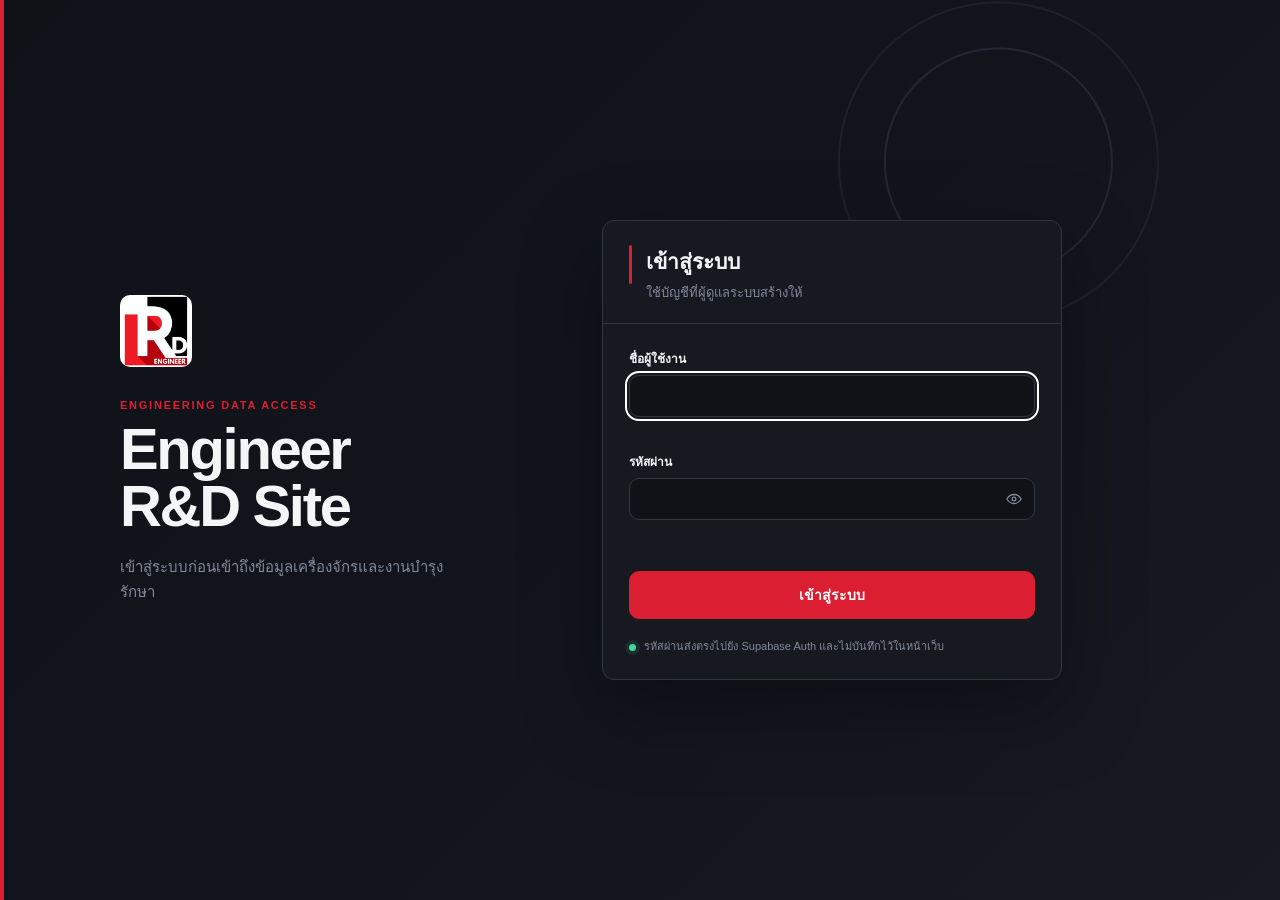
<file: index.html>
<!doctype html>
<html lang="th" data-auth-state="pending">
  <head>
    <meta charset="UTF-8" />
    <meta name="viewport" content="width=device-width, initial-scale=1.0" />
    <meta name="theme-color" content="#111319" />
    <meta name="referrer" content="no-referrer" />
    <meta http-equiv="Content-Security-Policy" content="default-src 'self'; img-src 'self' data: https:; style-src 'self'; script-src 'self'; connect-src https://nrjdjwyiglniidcclilf.supabase.co https://script.google.com https://script.googleusercontent.com; object-src 'none'; base-uri 'self'; form-action 'self'" />
    <title>Engineering Workspace</title>
    <link rel="stylesheet" href="styles.css" />
    <script src="auth-config.js"></script>
    <script src="auth-guard.js"></script>
  </head>
  <body data-page="main">
    <!--
      THESIS: A quiet engineering control shell that leaves the workspace deliberately clear, rather than presenting premature dashboard data.
      OWN-WORLD: Charcoal operational surfaces, mineral grays, precise white type, and a disciplined signal-red edge used only for identity and active control.
      STORY: Engineers arrive at a stable application frame and can make room for work by collapsing navigation; no operational data is implied.
      FIRST VIEWPORT: A dark left rail beside a large vacant graphite workspace; the rail toggle sits at the top-left and one red rail traces the application boundary.
      FORM: Operational workspace shell, directly shaped from the scoped request; seed: direct-brief.
      FINISH: unreviewed and undocumented is unfinished; this build ends with the finish review, the verdict, DESIGN.md, and every shipping raster carrying its provenance
    -->
    <div class="app-shell" id="app-shell">
      <aside class="sidebar" id="sidebar-mount" aria-label="แถบนำทาง">
        <div class="sidebar-top">
          <div class="brand-mark">
            <img class="brand-logo" src="assets/RDLOGO.png" alt="R&D Engineer" />
            <span class="brand-title">Engineer R&amp;D Site</span>
          </div>
        </div>

        <div class="sidebar-menu">
          <p class="nav-section">Engineering Data</p>
          <nav class="navigation" aria-label="เมนูหลัก">
            <a class="nav-main is-current" href="#main-workspace" aria-current="page" aria-label="Main">
              <svg class="nav-icon nav-icon-main" viewBox="0 0 24 24" aria-hidden="true"><path d="m4 11 8-7 8 7v9H4z" /><path d="M9.5 20v-5h5v5" /></svg>
              <span class="nav-label">Main</span>
            </a>
            <div class="nav-group">
              <button class="nav-disclosure" type="button" aria-expanded="false" aria-controls="machine-menu" aria-label="ข้อมูลเครื่องจักร">
                <svg class="nav-icon nav-icon-machine" viewBox="0 0 24 24" aria-hidden="true"><path d="M4 20V5" /><path d="M4 20h17" /><path d="M8 17v-5" /><path d="M12.5 17V8" /><path d="M17 17v-9" /><path d="M21 17v-3" /></svg>
                <span class="nav-label">ข้อมูลเครื่องจักร</span>
                <svg class="chevron" viewBox="0 0 20 20" aria-hidden="true"><path d="m5.5 7.5 4.5 4.5 4.5-4.5" /></svg>
              </button>
              <div class="submenu" id="machine-menu" hidden>
                <div class="submenu-list">
                  <a class="submenu-link" href="machine-lower-zone.html">โซนล่าง</a>
                  <a class="submenu-link" href="machine-upper-zone.html">โซนบน</a>
                  <span class="submenu-link is-disabled" aria-disabled="true">บันทึกเครื่องจักร</span>
                  <span class="submenu-link is-disabled" aria-disabled="true">อื่นๆ</span>
                </div>
              </div>
            </div>
            <div class="nav-group">
              <button class="nav-disclosure" type="button" aria-expanded="false" aria-controls="parts-menu" aria-label="อะไหล่เครื่องจักร">
                <svg class="nav-icon nav-icon-parts" viewBox="0 0 24 24" aria-hidden="true"><circle cx="12" cy="12" r="8" /><path d="M12 7v5l3.5 2" /></svg>
                <span class="nav-label">อะไหล่เครื่องจักร</span>
                <svg class="chevron" viewBox="0 0 20 20" aria-hidden="true"><path d="m5.5 7.5 4.5 4.5 4.5-4.5" /></svg>
              </button>
              <div class="submenu" id="parts-menu" hidden><div class="submenu-empty" aria-hidden="true"></div></div>
            </div>
            <div class="nav-group">
              <button class="nav-disclosure" type="button" aria-expanded="false" aria-controls="pm-menu" aria-label="Preventive Maintenance">
                <svg class="nav-icon nav-icon-pm" viewBox="0 0 24 24" aria-hidden="true"><rect x="4" y="5" width="16" height="15" rx="2" /><path d="M8 9h8M8 13h2m3 0h3M8 17h2m3 0h3" /></svg>
                <span class="nav-label">Preventive Maintenance</span>
                <svg class="chevron" viewBox="0 0 20 20" aria-hidden="true"><path d="m5.5 7.5 4.5 4.5 4.5-4.5" /></svg>
              </button>
              <div class="submenu" id="pm-menu" hidden><div class="submenu-empty" aria-hidden="true"></div></div>
            </div>
            <div class="nav-group">
              <button class="nav-disclosure" type="button" aria-expanded="false" aria-controls="breakdown-menu" aria-label="Break Down">
                <svg class="nav-icon nav-icon-breakdown" viewBox="0 0 24 24" aria-hidden="true"><path d="M12 3 2.8 20h18.4L12 3Z" /><path d="M12 9v5m0 3h.01" /></svg>
                <span class="nav-label">Break Down</span>
                <svg class="chevron" viewBox="0 0 20 20" aria-hidden="true"><path d="m5.5 7.5 4.5 4.5 4.5-4.5" /></svg>
              </button>
              <div class="submenu" id="breakdown-menu" hidden><div class="submenu-list"><a class="submenu-link" href="machine-breakdown.html">แจ้งเหตุขัดข้อง</a><a class="submenu-link" href="machine-breakdown-repair.html">ใบงานซ่อม</a><a class="submenu-link" href="machine-breakdown-inspection.html">ตรวจรับและปิดงาน</a><a class="submenu-link" href="machine-breakdown-analysis.html">รายงานและวิเคราะห์</a></div></div>
            </div>
            <div class="nav-group">
              <button class="nav-disclosure" type="button" aria-expanded="false" aria-controls="settings-menu" aria-label="การตั้งค่า">
                <svg class="nav-icon nav-icon-settings" viewBox="0 0 24 24" aria-hidden="true"><path d="M4 7h10M18 7h2M4 17h2M10 17h10" /><circle cx="16" cy="7" r="2" /><circle cx="8" cy="17" r="2" /></svg>
                <span class="nav-label">การตั้งค่า</span>
                <svg class="chevron" viewBox="0 0 20 20" aria-hidden="true"><path d="m5.5 7.5 4.5 4.5 4.5-4.5" /></svg>
              </button>
              <div class="submenu" id="settings-menu" hidden><div class="submenu-list"><a class="submenu-link" href="user-management.html">จัดการผู้ใช้งาน</a><span class="submenu-link is-disabled" aria-disabled="true">ตั้งค่าระบบ</span></div></div>
            </div>
          </nav>
        </div>

        <footer class="sidebar-foot">
          <span class="status-kicker">Engineer Dashboard</span>
          <strong>Engineer R&amp;D Site</strong>
          <button
            class="toggle-button"
            id="sidebar-toggle"
            type="button"
            aria-label="ย่อแถบนำทาง"
            aria-expanded="true"
            title="ย่อแถบนำทาง"
          >
            <svg viewBox="0 0 24 24" aria-hidden="true"><path d="M14.5 5.5 8 12l6.5 6.5M9 12h9" /></svg>
          </button>
        </footer>
      </aside>

      <main class="workspace" id="main-workspace" aria-label="หน้าหลัก">
        <button class="theme-toggle" id="theme-toggle" type="button" aria-label="เปลี่ยนเป็นโหมดสว่าง" aria-pressed="false" title="เปลี่ยนเป็นโหมดสว่าง">
          <svg class="theme-icon icon-sun" viewBox="0 0 24 24" aria-hidden="true"><circle cx="12" cy="12" r="4" /><path d="M12 2v2M12 20v2M4.93 4.93l1.41 1.41M17.66 17.66l1.41 1.41M2 12h2M20 12h2M4.93 19.07l1.41-1.41M17.66 6.34l1.41-1.41" /></svg>
          <svg class="theme-icon icon-moon" viewBox="0 0 24 24" aria-hidden="true"><path d="M20 15.5A8.5 8.5 0 0 1 8.5 4 8.5 8.5 0 1 0 20 15.5Z" /></svg>
        </button>
        <div class="dashboard-content">
          <header class="dashboard-heading">
            <h1>Main</h1>
            <p>ภาพรวมสถานะเครื่องจักร งานบำรุงรักษาเชิงป้องกัน และการแจ้งเตือนที่ต้องติดตาม</p>
          </header>

          <div class="overview-grid">
            <section class="dashboard-section" aria-labelledby="machine-summary-heading">
              <div class="section-heading">
                <div>
                  <h2 id="machine-summary-heading">สรุปจำนวนเครื่องจักร</h2>
                  <p>สถานะปัจจุบันของเครื่องจักรในระบบ</p>
                </div>
                <svg class="section-icon" viewBox="0 0 24 24" aria-hidden="true"><path d="M4 20V5" /><path d="M4 20h17" /><path d="M8 17v-5" /><path d="M12.5 17V8" /><path d="M17 17v-9" /><path d="M21 17v-3" /></svg>
              </div>
              <dl class="summary-list">
                <div><dt>ใช้งานปกติ</dt><dd id="main-machine-normal">—</dd></div>
                <div><dt>หยุด</dt><dd id="main-machine-stopped">—</dd></div>
                <div><dt>แจ้งเตือน</dt><dd id="main-machine-warning">—</dd></div>
              </dl>
              <p class="dashboard-data-state" id="main-machine-state" role="status">กำลังโหลดทะเบียนเครื่องจักร…</p>
            </section>

            <section class="dashboard-section" aria-labelledby="pm-summary-heading">
              <div class="section-heading">
                <div>
                  <h2 id="pm-summary-heading">งาน PM วันนี้</h2>
                  <p>นับตามวันครบกำหนดของแผน PM · ใกล้ครบกำหนดภายใน 7 วัน</p>
                </div>
                <svg class="section-icon" viewBox="0 0 24 24" aria-hidden="true"><rect x="4" y="5" width="16" height="15" rx="2" /><path d="M8 9h8M8 13h2m3 0h3M8 17h2m3 0h3" /></svg>
              </div>
              <dl class="summary-list">
                <div><dt>งานทั้งหมด</dt><dd id="main-pm-today">—</dd></div>
                <div><dt>ใกล้ครบกำหนด</dt><dd id="main-pm-near">—</dd></div>
                <div><dt>เกินกำหนด</dt><dd id="main-pm-overdue">—</dd></div>
              </dl>
              <p class="dashboard-data-state" id="main-pm-state" role="status">กำลังโหลดแผน PM…</p>
            </section>
          </div>

          <section class="dashboard-section upcoming-section" aria-labelledby="upcoming-heading">
            <div class="section-heading">
              <div>
                <h2 id="upcoming-heading">ตาราง PM ที่กำลังจะมาถึง</h2>
                <p>แยกตามรอบการบำรุงรักษาเพื่อเตรียมงานล่วงหน้า</p>
              </div>
              <svg class="section-icon" viewBox="0 0 24 24" aria-hidden="true"><path d="M5 4v16M5 8h14M9 4v4M17 4v4" /><rect x="5" y="4" width="14" height="16" rx="2" /></svg>
            </div>
            <div class="schedule-columns">
              <div class="schedule-column"><h3>รายวัน</h3><div class="schedule-detail" id="main-pm-daily"><p>กำลังโหลด…</p></div></div>
              <div class="schedule-column"><h3>รายเดือน</h3><div class="schedule-detail" id="main-pm-monthly"><p>กำลังโหลด…</p></div></div>
              <div class="schedule-column"><h3>รายปี</h3><div class="schedule-detail" id="main-pm-yearly"><p>กำลังโหลด…</p></div></div>
            </div>
            <p class="dashboard-data-state" id="main-pm-upcoming-state" role="status">กำลังโหลดกำหนด PM ถัดไป…</p>
          </section>

          <section class="dashboard-section alert-section" aria-labelledby="alert-heading">
            <div class="section-heading">
              <div>
                <h2 id="alert-heading">การแจ้งเตือนเร่งด่วน</h2>
                <p>เครื่องจักรขัดข้องหรือ PM เกินกำหนด</p>
              </div>
              <svg class="section-icon alert-icon" viewBox="0 0 24 24" aria-hidden="true"><path d="M12 4 21 20H3L12 4Z" /><path d="M12 9v5M12 17h.01" /></svg>
            </div>
            <p class="alert-empty" id="main-urgent-alert">กำลังตรวจสอบเหตุ Break Down และ PM เกินกำหนด…</p>
          </section>

          <div class="breakdown-overview-grid" aria-label="ภาพรวม Break Down">
            <section class="dashboard-section breakdown-overview-card" aria-labelledby="breakdown-open-heading">
              <div class="section-heading breakdown-overview-heading">
                <div>
                  <h2 id="breakdown-open-heading">Break Down ที่ยังไม่ปิดงาน</h2>
                  <p>เหตุขัดข้องที่ต้องติดตามจนตรวจรับและปิดงาน</p>
                </div>
                <span class="breakdown-count" id="breakdown-open-count" aria-label="จำนวนเหตุที่ยังไม่ปิดงาน">—</span>
              </div>
              <div class="breakdown-overview-content" id="breakdown-open-content" aria-live="polite"><p class="breakdown-overview-state">กำลังโหลดเหตุขัดข้อง…</p></div>
              <a class="breakdown-overview-all" href="machine-breakdown-repair.html">ดูใบงานซ่อมทั้งหมด</a>
            </section>

            <section class="dashboard-section breakdown-overview-card" aria-labelledby="breakdown-latest-heading">
              <div class="section-heading breakdown-overview-heading">
                <div>
                  <h2 id="breakdown-latest-heading">เครื่องจักรที่ Break Down ล่าสุด</h2>
                  <p>เหตุที่เกิดล่าสุดตามวันและเวลาเกิดเหตุ</p>
                </div>
                <svg class="section-icon" viewBox="0 0 24 24" aria-hidden="true"><path d="M12 4 21 20H3L12 4Z" /><path d="M12 9v5M12 17h.01" /></svg>
              </div>
              <div class="breakdown-overview-content" id="breakdown-latest-content" aria-live="polite"><p class="breakdown-overview-state">กำลังโหลดเหตุล่าสุด…</p></div>
              <a class="breakdown-overview-all" href="machine-breakdown.html">ดูรายการแจ้งเหตุ</a>
            </section>
          </div>
        </div>
      </main>
    </div>
    <script src="navigation.js"></script>
    <script src="app.js"></script>
    <script src="main-dashboard.js"></script>
  </body>
</html>
</file>
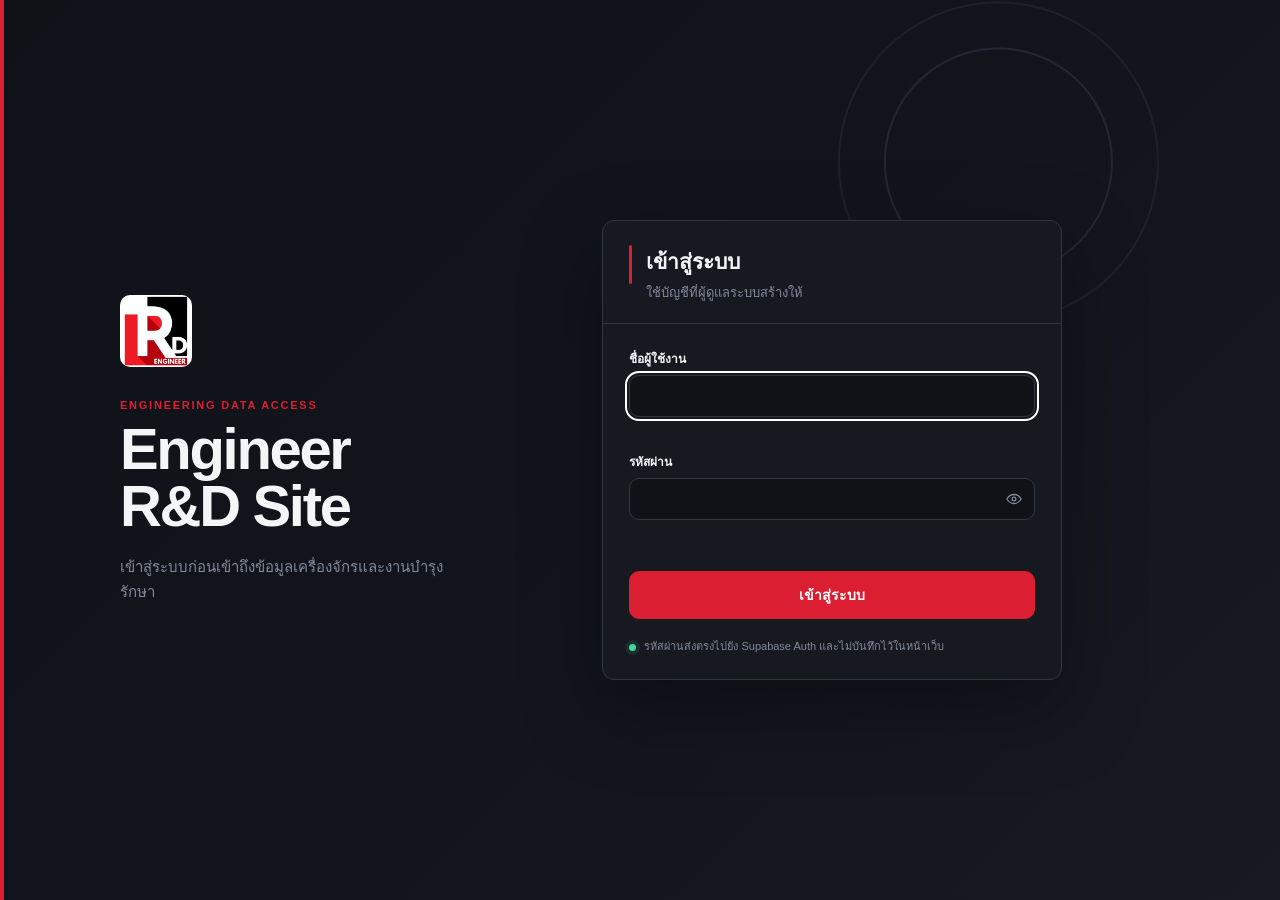
<file: login.html>
<!doctype html>
<html lang="th" data-auth-state="login">
  <head>
    <meta charset="UTF-8" />
    <meta name="viewport" content="width=device-width, initial-scale=1.0" />
    <meta name="theme-color" content="#101218" />
    <meta name="referrer" content="no-referrer" />
    <meta http-equiv="Content-Security-Policy" content="default-src 'self'; img-src 'self' data:; style-src 'self'; script-src 'self'; connect-src https://nrjdjwyiglniidcclilf.supabase.co; object-src 'none'; base-uri 'self'; form-action 'self'" />
    <title>เข้าสู่ระบบ | Engineer R&amp;D Site</title>
    <link rel="stylesheet" href="styles.css" />
  </head>
  <body class="site-login-page" data-page="login">
    <main class="site-login-shell" aria-labelledby="site-login-title">
      <section class="site-login-brand" aria-label="Engineer R&D Site">
        <img src="assets/RDLOGO.png" alt="R&amp;D Engineer" />
        <p>Engineering Data Access</p>
        <h1 id="site-login-title">Engineer R&amp;D Site</h1>
        <span>เข้าสู่ระบบก่อนเข้าถึงข้อมูลเครื่องจักรและงานบำรุงรักษา</span>
      </section>

      <section class="site-login-card" aria-label="แบบฟอร์มเข้าสู่ระบบ">
        <div class="site-login-card-heading">
          <span class="site-login-signal" aria-hidden="true"></span>
          <div><h2>เข้าสู่ระบบ</h2><p>ใช้บัญชีที่ผู้ดูแลระบบสร้างให้</p></div>
        </div>
        <form id="site-login-form" novalidate>
          <div class="admin-field">
            <label for="site-login-username">ชื่อผู้ใช้งาน</label>
            <input id="site-login-username" name="username" type="text" autocomplete="username" autocapitalize="none" spellcheck="false" maxlength="32" required autofocus />
          </div>
          <div class="admin-field">
            <label for="site-login-password">รหัสผ่าน</label>
            <div class="admin-password-shell">
              <input id="site-login-password" name="password" type="password" autocomplete="current-password" maxlength="128" required />
              <button id="site-login-reveal" type="button" aria-label="แสดงรหัสผ่าน" aria-pressed="false">
                <svg viewBox="0 0 24 24" aria-hidden="true"><path d="M2.5 12s3.5-6 9.5-6 9.5 6 9.5 6-3.5 6-9.5 6-9.5-6-9.5-6Z" /><circle cx="12" cy="12" r="2.5" /></svg>
              </button>
            </div>
          </div>
          <p class="site-login-message" id="site-login-message" role="status" aria-live="polite"></p>
          <button class="site-login-submit" id="site-login-submit" type="submit">เข้าสู่ระบบ</button>
        </form>
        <p class="site-login-security"><span aria-hidden="true"></span>รหัสผ่านส่งตรงไปยัง Supabase Auth และไม่บันทึกไว้ในหน้าเว็บ</p>
      </section>
    </main>
    <script src="auth-config.js"></script>
    <script src="login.js"></script>
  </body>
</html>
</file>
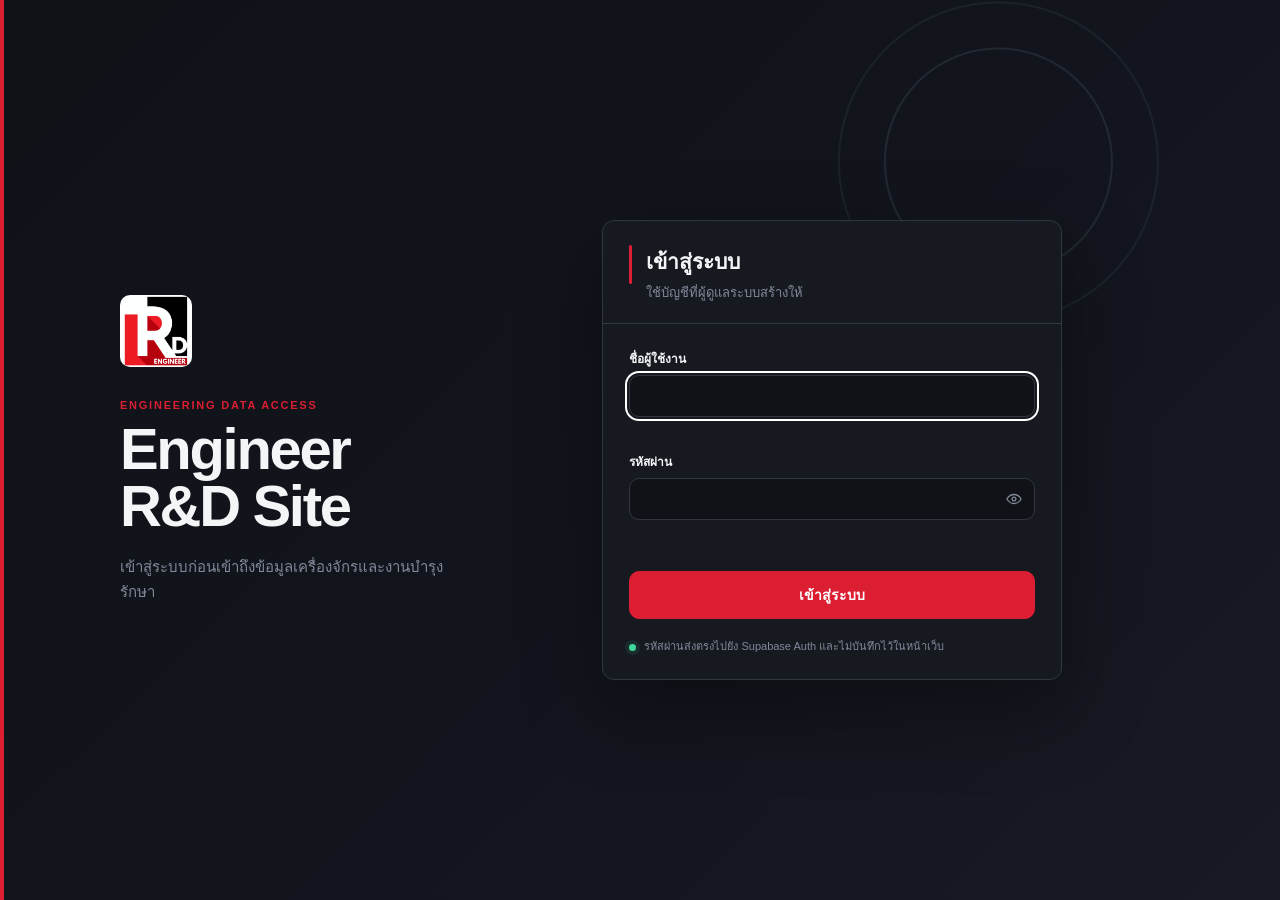
<file: machine-breakdown-analysis.html>
<!-- Generated by scripts/build-breakdown-pages.cjs from templates/breakdown-page.html -->
<!doctype html>
<html lang="th" data-auth-state="pending">
<head>
  <meta charset="UTF-8" /><meta name="viewport" content="width=device-width, initial-scale=1.0" /><meta name="theme-color" content="#111319" /><meta name="referrer" content="no-referrer" />
  <meta http-equiv="Content-Security-Policy" content="default-src 'self'; img-src 'self' data: https:; style-src 'self'; script-src 'self'; connect-src https://nrjdjwyiglniidcclilf.supabase.co https://script.google.com https://script.googleusercontent.com; object-src 'none'; base-uri 'self'; form-action 'self'" />
  <title>รายงานและวิเคราะห์ | Engineer R&amp;D Site</title>
  <link rel="stylesheet" href="styles.css" /><link rel="stylesheet" href="machine-breakdown.css" />
  <script src="auth-config.js"></script><script src="auth-guard.js"></script>
</head>
<body data-page="machine-breakdown" data-breakdown-section="analysis">
<div class="app-shell" id="app-shell">
  <aside class="sidebar" id="sidebar-mount" aria-label="แถบนำทาง"></aside>
  <main class="workspace bd-workspace" aria-labelledby="bd-title">
    <button class="theme-toggle" id="theme-toggle" type="button" aria-label="เปลี่ยนโหมดสี" aria-pressed="false" title="เปลี่ยนโหมดสี"><svg class="theme-icon icon-sun" viewBox="0 0 24 24" aria-hidden="true"><circle cx="12" cy="12" r="4" /><path d="M12 2v2M12 20v2M2 12h2M20 12h2M5 5l1.5 1.5M17.5 17.5 19 19M5 19l1.5-1.5M17.5 6.5 19 5" /></svg><svg class="theme-icon icon-moon" viewBox="0 0 24 24" aria-hidden="true"><path d="M20 15.5A8.5 8.5 0 0 1 8.5 4 8.5 0 1 0 20 15.5Z" /></svg></button>
    <div class="dashboard-content bd-page">
      <header class="bd-heading"><div><h1 id="bd-title">รายงานและวิเคราะห์</h1><p id="bd-page-description">ค้นประวัติการซ่อม เวลาหยุดเครื่อง และสาเหตุที่เกิดซ้ำ</p></div><div class="bd-actions"><button id="bd-refresh" class="bd-button secondary" type="button">โหลดข้อมูลล่าสุด</button></div></header>
      
      <p id="bd-message" class="bd-message" role="status" aria-live="polite">กำลังโหลดข้อมูลเหตุขัดข้อง…</p>
      <p id="bd-warning" class="bd-message" role="status" hidden></p>
      
      
      <div id="bd-register">
        
        <section id="bd-analysis" class="bd-section" aria-labelledby="bd-analysis-title" hidden><div class="bd-section-heading"><div><h2 id="bd-analysis-title">สรุปเหตุที่ปิดงานแล้ว</h2><p>คำนวณจากเหตุที่ปิดงานแล้ว ภายใต้ตัวกรองปัจจุบัน</p></div></div><div id="bd-analysis-content" class="bd-section-body"></div></section>
        <section class="bd-filters" aria-label="ค้นหาและกรองเหตุขัดข้อง">
          <label class="bd-field bd-wide">ค้นหาประวัติการซ่อม<input id="bd-search" type="search" placeholder="ชื่อ รหัสเครื่อง อาการ หรือสาเหตุ" /></label>
          <details id="bd-filter-details" class="bd-filter-details" open><summary>ตัวกรองเพิ่มเติม</summary><div class="bd-filter-fields">
          <label class="bd-field">พื้นที่<select id="bd-zone"><option value="">ทุกพื้นที่</option></select></label>
          <label class="bd-field" id="bd-status-field">สถานะ<select id="bd-status"><option value="">ทุกสถานะ</option></select></label>
          <label class="bd-field">ความรุนแรง<select id="bd-severity"><option value="">ทุกระดับ</option><option value="CRITICAL">วิกฤต</option><option value="HIGH">สูง</option><option value="NORMAL">ปกติ</option><option value="LOW">ต่ำ</option></select></label>
          <label class="bd-field">พบเหตุตั้งแต่<input id="bd-from" type="date" /></label><label class="bd-field">ถึง<input id="bd-to" type="date" /></label>
          <button id="bd-clear" class="bd-button secondary" type="button">ล้างตัวกรอง</button>
          </div></details>
        </section>
        
        <p id="bd-count" class="bd-message" aria-live="polite"></p>
        <section id="bd-list" class="bd-section" aria-labelledby="bd-list-title"><div class="bd-section-heading"><h2 id="bd-list-title">ประวัติงานที่สิ้นสุดแล้ว</h2></div><div class="bd-table-wrap" tabindex="0" role="region" aria-label="ตารางเหตุขัดข้อง เลื่อนแนวนอนได้"><table class="bd-table"><caption class="sr-only">เหตุขัดข้องและผู้รับผิดชอบ</caption><thead><tr><th scope="col">เครื่องจักร / อาการ</th><th scope="col">พบเหตุ / ผลกระทบ</th><th scope="col">ความรุนแรง</th><th scope="col">ผู้รับผิดชอบ</th><th scope="col">สถานะ / ประวัติ</th></tr></thead><tbody id="bd-rows"><tr><td colspan="5">กำลังโหลดรายการ…</td></tr></tbody></table></div><div id="bd-pagination" class="bd-pagination"></div></section>
        <p class="bd-footnote">รายการวิกฤตและเหตุที่ยังไม่มีผู้รับผิดชอบแสดงข้อความเตือนในตาราง การส่ง Email, LINE หรือ Teams ต้องเชื่อมบริการส่งข้อความเพิ่มเติม</p>
      </div>
      <section id="bd-detail" aria-labelledby="bd-detail-title" hidden>
        <div class="bd-heading"><div><h2 id="bd-detail-title" tabindex="-1">รายละเอียดเหตุ</h2><p id="bd-detail-subtitle"></p></div><div class="bd-actions"><button id="bd-detail-reload" class="bd-button secondary" type="button">ทิ้งการแก้ไขและโหลดเหตุล่าสุด</button><button id="bd-detail-close" class="bd-button secondary" type="button">กลับรายการ</button></div></div>
        <p id="bd-detail-message" class="bd-message" role="status" aria-live="polite"></p>
        
        <section id="bd-machine-section" class="bd-section" aria-labelledby="bd-machine-title"><div class="bd-section-heading"><div><h3 id="bd-machine-title">เครื่องและข้อมูลก่อนเริ่มงาน</h3><p>ข้อมูลทะเบียนปัจจุบัน · ประวัติในเหตุเก็บตามวันที่แจ้ง</p></div><button id="bd-context-refresh" class="bd-button secondary" type="button">โหลดข้อมูลประกอบใหม่</button></div><div id="bd-machine-context" class="bd-section-body" aria-live="polite"></div></section>
        <details id="bd-full-detail" class="bd-section"><summary>รายละเอียดประวัติการซ่อม</summary>
        <div id="bd-incident-summary" class="bd-section-body"></div>
        </details>
        
        
        
        
        
        <details class="bd-section"><summary id="bd-history-title">ประวัติเอกสารนี้</summary><ol id="bd-events" class="bd-history"></ol></details>
      </section>
    </div>
  </main>
</div>
<script src="navigation.js"></script><script src="app.js"></script><script src="breakdown-context.js"></script><script src="machine-breakdown.js"></script>
</body>
</html>
</file>
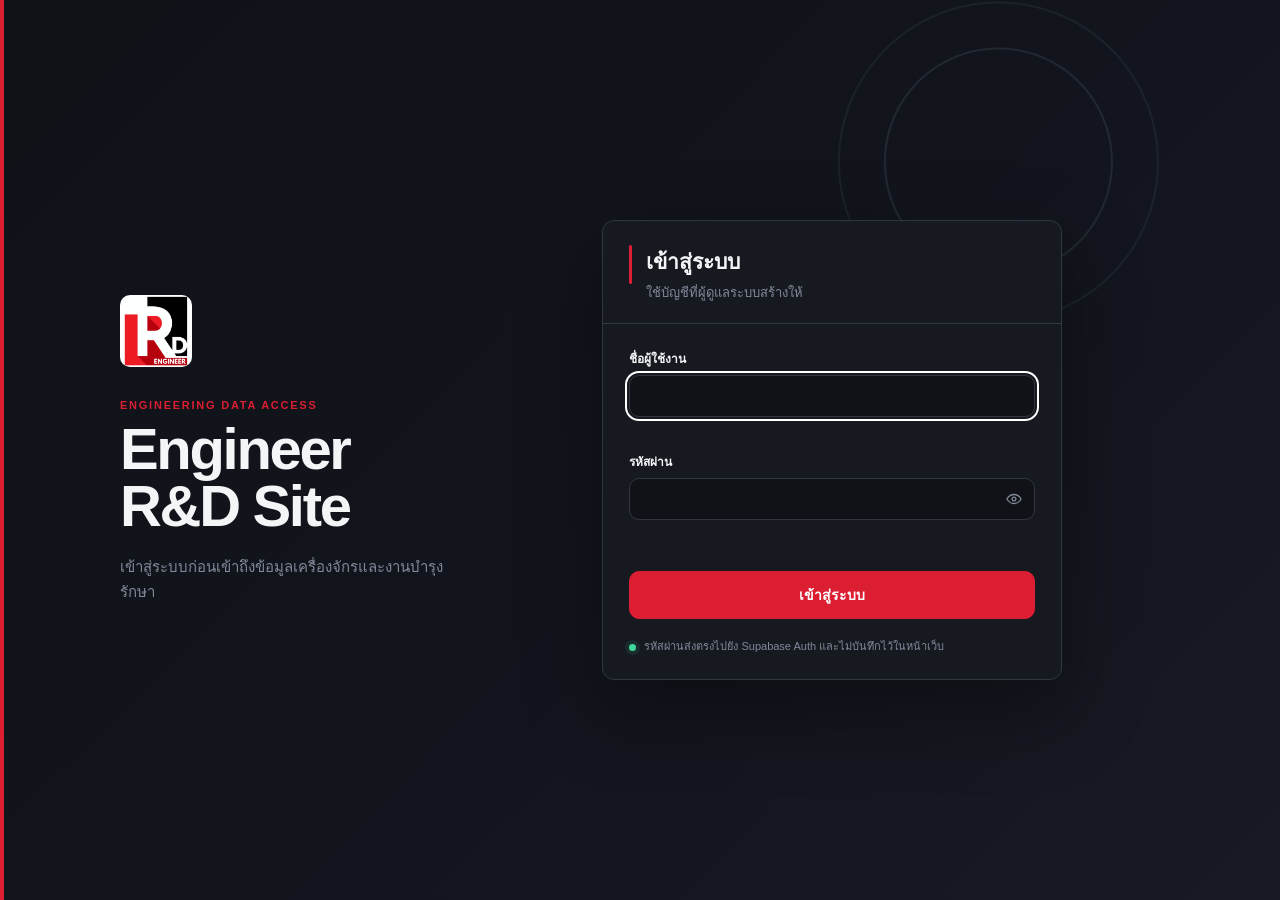
<file: machine-breakdown-inspection.html>
<!-- Generated by scripts/build-breakdown-pages.cjs from templates/breakdown-page.html -->
<!doctype html>
<html lang="th" data-auth-state="pending">
<head>
  <meta charset="UTF-8" /><meta name="viewport" content="width=device-width, initial-scale=1.0" /><meta name="theme-color" content="#111319" /><meta name="referrer" content="no-referrer" />
  <meta http-equiv="Content-Security-Policy" content="default-src 'self'; img-src 'self' data: https:; style-src 'self'; script-src 'self'; connect-src https://nrjdjwyiglniidcclilf.supabase.co https://script.google.com https://script.googleusercontent.com; object-src 'none'; base-uri 'self'; form-action 'self'" />
  <title>ตรวจรับและปิดงาน | Engineer R&amp;D Site</title>
  <link rel="stylesheet" href="styles.css" /><link rel="stylesheet" href="machine-breakdown.css" />
  <script src="auth-config.js"></script><script src="auth-guard.js"></script>
</head>
<body data-page="machine-breakdown" data-breakdown-section="inspection">
<div class="app-shell" id="app-shell">
  <aside class="sidebar" id="sidebar-mount" aria-label="แถบนำทาง"></aside>
  <main class="workspace bd-workspace" aria-labelledby="bd-title">
    <button class="theme-toggle" id="theme-toggle" type="button" aria-label="เปลี่ยนโหมดสี" aria-pressed="false" title="เปลี่ยนโหมดสี"><svg class="theme-icon icon-sun" viewBox="0 0 24 24" aria-hidden="true"><circle cx="12" cy="12" r="4" /><path d="M12 2v2M12 20v2M2 12h2M20 12h2M5 5l1.5 1.5M17.5 17.5 19 19M5 19l1.5-1.5M17.5 6.5 19 5" /></svg><svg class="theme-icon icon-moon" viewBox="0 0 24 24" aria-hidden="true"><path d="M20 15.5A8.5 8.5 0 0 1 8.5 4 8.5 0 1 0 20 15.5Z" /></svg></button>
    <div class="dashboard-content bd-page">
      <header class="bd-heading"><div><h1 id="bd-title">ตรวจรับและปิดงาน</h1><p id="bd-page-description">ตรวจผลซ่อมและผลทดสอบ ก่อนยืนยันคืนเครื่องหรือส่งกลับแก้ไข</p></div><div class="bd-actions"><button id="bd-refresh" class="bd-button secondary" type="button">โหลดข้อมูลล่าสุด</button></div></header>
      
      <p id="bd-message" class="bd-message" role="status" aria-live="polite">กำลังโหลดข้อมูลเหตุขัดข้อง…</p>
      <p id="bd-warning" class="bd-message" role="status" hidden></p>
      
      
      <div id="bd-register">
        
        
        <section class="bd-filters" aria-label="ค้นหาและกรองเหตุขัดข้อง">
          <label class="bd-field bd-wide">ค้นหางานรอตรวจรับ<input id="bd-search" type="search" placeholder="ชื่อ รหัสเครื่อง อาการ หรือสาเหตุ" /></label>
          <details id="bd-filter-details" class="bd-filter-details" open><summary>ตัวกรองเพิ่มเติม</summary><div class="bd-filter-fields">
          <label class="bd-field">พื้นที่<select id="bd-zone"><option value="">ทุกพื้นที่</option></select></label>
          <label class="bd-field" id="bd-status-field">สถานะ<select id="bd-status"><option value="">ทุกสถานะ</option></select></label>
          <label class="bd-field">ความรุนแรง<select id="bd-severity"><option value="">ทุกระดับ</option><option value="CRITICAL">วิกฤต</option><option value="HIGH">สูง</option><option value="NORMAL">ปกติ</option><option value="LOW">ต่ำ</option></select></label>
          <label class="bd-field">พบเหตุตั้งแต่<input id="bd-from" type="date" /></label><label class="bd-field">ถึง<input id="bd-to" type="date" /></label>
          <button id="bd-clear" class="bd-button secondary" type="button">ล้างตัวกรอง</button>
          </div></details>
        </section>
        
        <p id="bd-count" class="bd-message" aria-live="polite"></p>
        <section id="bd-list" class="bd-section" aria-labelledby="bd-list-title"><div class="bd-section-heading"><h2 id="bd-list-title">ใบงานที่รอตรวจรับ</h2></div><div class="bd-table-wrap" tabindex="0" role="region" aria-label="ตารางเหตุขัดข้อง เลื่อนแนวนอนได้"><table class="bd-table"><caption class="sr-only">เหตุขัดข้องและผู้รับผิดชอบ</caption><thead><tr><th scope="col">เครื่องจักร / อาการ</th><th scope="col">พบเหตุ / ผลกระทบ</th><th scope="col">ความรุนแรง</th><th scope="col">ผู้รับผิดชอบ</th><th scope="col">สถานะ / ใบงาน</th></tr></thead><tbody id="bd-rows"><tr><td colspan="5">กำลังโหลดรายการ…</td></tr></tbody></table></div><div id="bd-pagination" class="bd-pagination"></div></section>
        <p class="bd-footnote">รายการวิกฤตและเหตุที่ยังไม่มีผู้รับผิดชอบแสดงข้อความเตือนในตาราง การส่ง Email, LINE หรือ Teams ต้องเชื่อมบริการส่งข้อความเพิ่มเติม</p>
      </div>
      <section id="bd-detail" aria-labelledby="bd-detail-title" hidden>
        <div class="bd-heading"><div><h2 id="bd-detail-title" tabindex="-1">รายละเอียดเหตุ</h2><p id="bd-detail-subtitle"></p></div><div class="bd-actions"><button id="bd-detail-reload" class="bd-button secondary" type="button">ทิ้งการแก้ไขและโหลดเหตุล่าสุด</button><button id="bd-detail-close" class="bd-button secondary" type="button">กลับรายการ</button></div></div>
        <p id="bd-detail-message" class="bd-message" role="status" aria-live="polite"></p>
        <section id="bd-next-section" class="bd-section bd-next" aria-labelledby="bd-next-title"><div><h3 id="bd-next-title">ขั้นตอนถัดไปของคุณ</h3><p id="bd-next-action"></p><p id="bd-next-owner" class="bd-footnote"></p><p id="bd-next-reason" class="bd-footnote" hidden></p><p id="bd-next-description" class="bd-footnote"></p></div><button id="bd-next-go" class="bd-button" type="button" hidden></button></section>
        <section id="bd-machine-section" class="bd-section" aria-labelledby="bd-machine-title"><div class="bd-section-heading"><div><h3 id="bd-machine-title">เครื่องและข้อมูลก่อนเริ่มงาน</h3><p>ข้อมูลทะเบียนปัจจุบัน · ประวัติในเหตุเก็บตามวันที่แจ้ง</p></div><button id="bd-context-refresh" class="bd-button secondary" type="button">โหลดข้อมูลประกอบใหม่</button></div><div id="bd-machine-context" class="bd-section-body" aria-live="polite"></div></section>
        <details id="bd-full-detail" class="bd-section"><summary>สรุปผลซ่อมและหลักฐานสำหรับตรวจรับ</summary>
        <div id="bd-incident-summary" class="bd-section-body"></div>
        </details>
        
        
        
        <section id="bd-inspect-section" class="bd-section" aria-labelledby="bd-inspect-title" hidden><div class="bd-section-heading"><h3 id="bd-inspect-title">ตรวจรับและยืนยันการปิดงาน</h3></div><form id="bd-inspect-form"><div class="bd-form-grid"><label class="bd-field bd-wide">ผลตรวจรับ<select name="inspectionResult"><option value="">เลือกผลตรวจรับ</option><option value="PASS">ผ่าน พร้อมคืนใช้งาน</option></select></label><label class="bd-field bd-full">ผลยืนยัน / เหตุผลส่งกลับ *<textarea name="inspectionNote" rows="3" maxlength="2000" required></textarea></label></div><div class="bd-form-footer"><span></span><div class="bd-actions"><button type="submit" data-operation="return" class="bd-button secondary">ส่งกลับแก้ไข</button><button type="submit" data-operation="approve" class="bd-button">ยืนยันและปิดงาน</button></div></div></form></section>
        
        <details class="bd-section"><summary id="bd-history-title">ประวัติเอกสารนี้</summary><ol id="bd-events" class="bd-history"></ol></details>
      </section>
    </div>
  </main>
</div>
<script src="navigation.js"></script><script src="app.js"></script><script src="breakdown-context.js"></script><script src="machine-breakdown.js"></script>
</body>
</html>
</file>
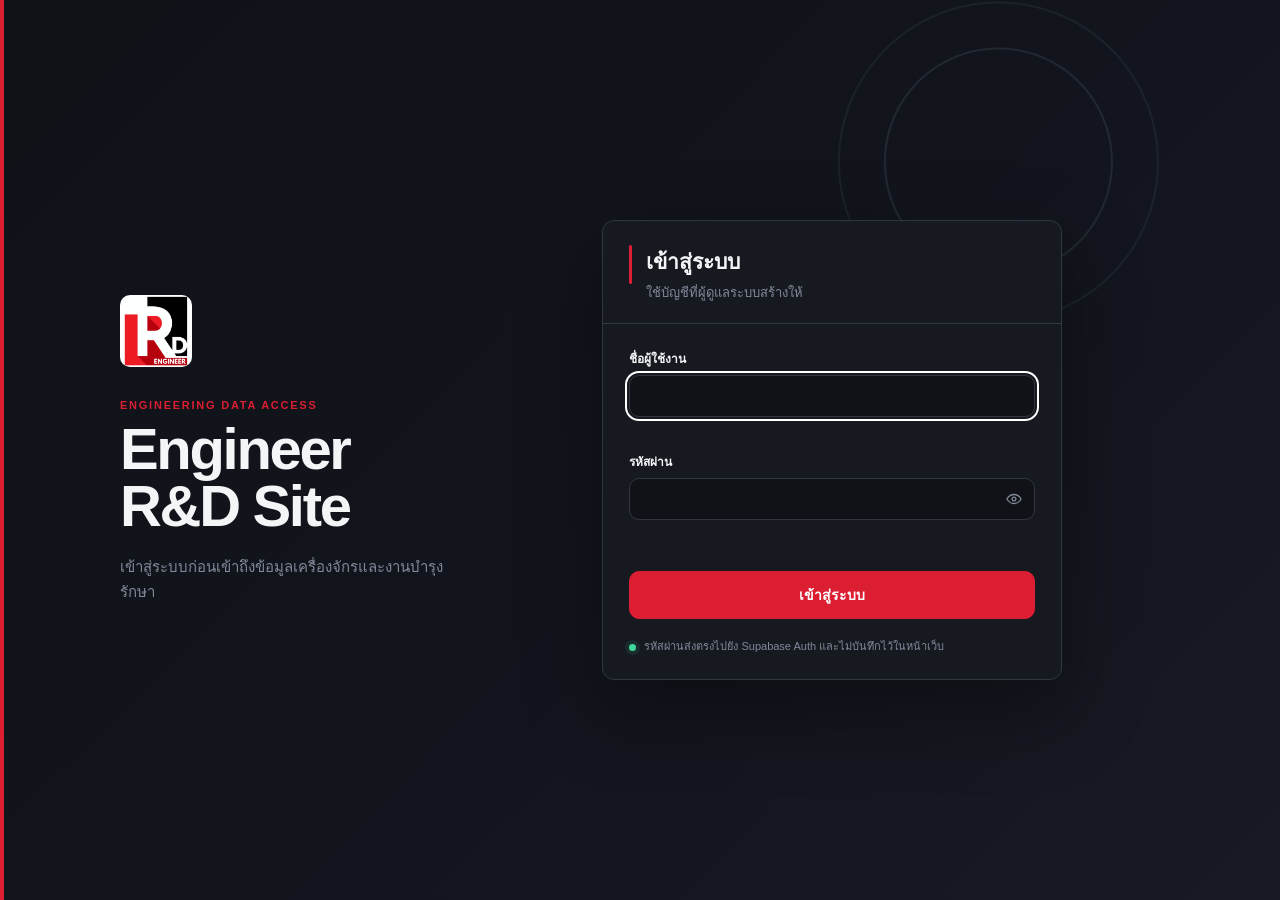
<file: machine-breakdown-repair.html>
<!-- Generated by scripts/build-breakdown-pages.cjs from templates/breakdown-page.html -->
<!doctype html>
<html lang="th" data-auth-state="pending">
<head>
  <meta charset="UTF-8" /><meta name="viewport" content="width=device-width, initial-scale=1.0" /><meta name="theme-color" content="#111319" /><meta name="referrer" content="no-referrer" />
  <meta http-equiv="Content-Security-Policy" content="default-src 'self'; img-src 'self' data: https:; style-src 'self'; script-src 'self'; connect-src https://nrjdjwyiglniidcclilf.supabase.co https://script.google.com https://script.googleusercontent.com; object-src 'none'; base-uri 'self'; form-action 'self'" />
  <title>ใบงานซ่อม | Engineer R&amp;D Site</title>
  <link rel="stylesheet" href="styles.css" /><link rel="stylesheet" href="machine-breakdown.css" />
  <script src="auth-config.js"></script><script src="auth-guard.js"></script>
</head>
<body data-page="machine-breakdown" data-breakdown-section="repair">
<div class="app-shell" id="app-shell">
  <aside class="sidebar" id="sidebar-mount" aria-label="แถบนำทาง"></aside>
  <main class="workspace bd-workspace" aria-labelledby="bd-title">
    <button class="theme-toggle" id="theme-toggle" type="button" aria-label="เปลี่ยนโหมดสี" aria-pressed="false" title="เปลี่ยนโหมดสี"><svg class="theme-icon icon-sun" viewBox="0 0 24 24" aria-hidden="true"><circle cx="12" cy="12" r="4" /><path d="M12 2v2M12 20v2M2 12h2M20 12h2M5 5l1.5 1.5M17.5 17.5 19 19M5 19l1.5-1.5M17.5 6.5 19 5" /></svg><svg class="theme-icon icon-moon" viewBox="0 0 24 24" aria-hidden="true"><path d="M20 15.5A8.5 8.5 0 0 1 8.5 4 8.5 0 1 0 20 15.5Z" /></svg></button>
    <div class="dashboard-content bd-page">
      <header class="bd-heading"><div><h1 id="bd-title">ใบงานซ่อม</h1><p id="bd-page-description">มอบหมายช่าง บันทึกจุดที่เสีย วิธีซ่อม และอะไหล่ที่ใช้</p></div><div class="bd-actions"><button id="bd-refresh" class="bd-button secondary" type="button">โหลดข้อมูลล่าสุด</button></div></header>
      
      <p id="bd-message" class="bd-message" role="status" aria-live="polite">กำลังโหลดข้อมูลเหตุขัดข้อง…</p>
      <p id="bd-warning" class="bd-message" role="status" hidden></p>
      
      
      <div id="bd-register">
        
        
        <section class="bd-filters" aria-label="ค้นหาและกรองเหตุขัดข้อง">
          <label class="bd-field bd-wide">ค้นหาใบงานซ่อม<input id="bd-search" type="search" placeholder="ชื่อ รหัสเครื่อง อาการ หรือสาเหตุ" /></label>
          <details id="bd-filter-details" class="bd-filter-details" open><summary>ตัวกรองเพิ่มเติม</summary><div class="bd-filter-fields">
          <label class="bd-field">พื้นที่<select id="bd-zone"><option value="">ทุกพื้นที่</option></select></label>
          <label class="bd-field" id="bd-status-field">สถานะ<select id="bd-status"><option value="">ทุกสถานะ</option></select></label>
          <label class="bd-field">ความรุนแรง<select id="bd-severity"><option value="">ทุกระดับ</option><option value="CRITICAL">วิกฤต</option><option value="HIGH">สูง</option><option value="NORMAL">ปกติ</option><option value="LOW">ต่ำ</option></select></label>
          <label class="bd-field">พบเหตุตั้งแต่<input id="bd-from" type="date" /></label><label class="bd-field">ถึง<input id="bd-to" type="date" /></label>
          <button id="bd-clear" class="bd-button secondary" type="button">ล้างตัวกรอง</button>
          </div></details>
        </section>
        <nav class="bd-tabs" id="bd-tabs" aria-label="ตัวเลือกใบงานซ่อม" hidden><button type="button" data-view="all" aria-pressed="true">ใบงานทั้งหมด</button><button type="button" data-view="mine" aria-pressed="false">งานของฉัน</button></nav>
        <p id="bd-count" class="bd-message" aria-live="polite"></p>
        <section id="bd-list" class="bd-section" aria-labelledby="bd-list-title"><div class="bd-section-heading"><h2 id="bd-list-title">ใบงานซ่อมที่กำลังดำเนินการ</h2></div><div class="bd-table-wrap" tabindex="0" role="region" aria-label="ตารางเหตุขัดข้อง เลื่อนแนวนอนได้"><table class="bd-table"><caption class="sr-only">เหตุขัดข้องและผู้รับผิดชอบ</caption><thead><tr><th scope="col">เครื่องจักร / อาการ</th><th scope="col">พบเหตุ / ผลกระทบ</th><th scope="col">ความรุนแรง</th><th scope="col">ผู้รับผิดชอบ</th><th scope="col">สถานะ / ใบงาน</th></tr></thead><tbody id="bd-rows"><tr><td colspan="5">กำลังโหลดรายการ…</td></tr></tbody></table></div><div id="bd-pagination" class="bd-pagination"></div></section>
        <p class="bd-footnote">รายการวิกฤตและเหตุที่ยังไม่มีผู้รับผิดชอบแสดงข้อความเตือนในตาราง การส่ง Email, LINE หรือ Teams ต้องเชื่อมบริการส่งข้อความเพิ่มเติม</p>
      </div>
      <section id="bd-detail" aria-labelledby="bd-detail-title" hidden>
        <div class="bd-heading"><div><h2 id="bd-detail-title" tabindex="-1">รายละเอียดเหตุ</h2><p id="bd-detail-subtitle"></p></div><div class="bd-actions"><button id="bd-detail-reload" class="bd-button secondary" type="button">ทิ้งการแก้ไขและโหลดเหตุล่าสุด</button><button id="bd-detail-close" class="bd-button secondary" type="button">กลับรายการ</button></div></div>
        <p id="bd-detail-message" class="bd-message" role="status" aria-live="polite"></p>
        <section id="bd-next-section" class="bd-section bd-next" aria-labelledby="bd-next-title"><div><h3 id="bd-next-title">ขั้นตอนถัดไปของคุณ</h3><p id="bd-next-action"></p><p id="bd-next-owner" class="bd-footnote"></p><p id="bd-next-reason" class="bd-footnote" hidden></p><p id="bd-next-description" class="bd-footnote"></p></div><button id="bd-next-go" class="bd-button" type="button" hidden></button></section>
        <section id="bd-machine-section" class="bd-section" aria-labelledby="bd-machine-title"><div class="bd-section-heading"><div><h3 id="bd-machine-title">เครื่องและข้อมูลก่อนเริ่มงาน</h3><p>ข้อมูลทะเบียนปัจจุบัน · ประวัติในเหตุเก็บตามวันที่แจ้ง</p></div><button id="bd-context-refresh" class="bd-button secondary" type="button">โหลดข้อมูลประกอบใหม่</button></div><div id="bd-machine-context" class="bd-section-body" aria-live="polite"></div></section>
        <details id="bd-full-detail" class="bd-section"><summary>ข้อมูลประกอบใบงานซ่อม</summary>
        <div id="bd-incident-summary" class="bd-section-body"></div>
        </details>
        <section id="bd-assign-section" class="bd-section" aria-labelledby="bd-assign-title" hidden><div class="bd-section-heading"><h3 id="bd-assign-title">มอบหมายผู้รับผิดชอบ</h3></div><form id="bd-assign-form"><div class="bd-form-grid"><label class="bd-field bd-wide">ช่างผู้รับผิดชอบ *<select name="technicianId" required></select></label><label class="bd-field bd-wide">ทีมรับผิดชอบ *<input name="responsibleTeam" maxlength="200" required /></label></div><div class="bd-form-footer"><span></span><button class="bd-button" type="submit">บันทึกการมอบหมาย</button></div></form></section>
        <section id="bd-start-section" class="bd-section" aria-labelledby="bd-start-title" hidden><div class="bd-section-heading"><h3 id="bd-start-title">ตอบรับและเริ่มซ่อม</h3></div><form id="bd-start-form"><div class="bd-form-grid"><label class="bd-field bd-wide">เวลาเริ่มซ่อม *<input name="repairStartedAt" type="datetime-local" required /><small>เมื่อกลับมาซ่อมต่อ ระบบเก็บเวลาเริ่มซ่อมครั้งแรกไว้</small></label></div><div class="bd-form-footer"><span></span><button class="bd-button" type="submit">ตอบรับและเริ่มซ่อม</button></div></form></section>
        <section id="bd-repair-section" class="bd-section" aria-labelledby="bd-repair-title" hidden><div class="bd-section-heading"><div><h3 id="bd-repair-title">วิเคราะห์และบันทึกการซ่อม</h3><p>บันทึก 3 เรื่อง: พังจุดไหน · ซ่อมอย่างไร · ใช้อะไหล่อะไร ก่อนส่งตรวจต้องมีสาเหตุราก วิธีแก้ไข ผลทดสอบ และเวลาคืนเครื่อง</p></div></div><form id="bd-repair-form"><div class="bd-form-grid">
          <label class="bd-field bd-wide">สาเหตุเบื้องต้น<textarea name="preliminaryCause" rows="2" maxlength="4000"></textarea><small>ข้อสันนิษฐานจากอาการหรือสิ่งที่ตรวจพบ ยังอาจเปลี่ยนหลังตรวจสอบ</small></label><label class="bd-field bd-wide">จุดที่เสียและสาเหตุราก<textarea name="rootCause" rows="2" maxlength="4000"></textarea><small>ระบุจุดหรือชิ้นส่วนที่เสีย ตำแหน่งบนเครื่อง สาเหตุที่ตรวจยืนยัน และหลักฐานที่ใช้ยืนยัน แยกจากอาการที่แจ้ง</small></label>
          <label class="bd-field bd-wide">การแก้ไขชั่วคราว<textarea name="temporaryAction" rows="2" maxlength="4000"></textarea></label><label class="bd-field bd-wide">ซ่อมอย่างไร / วิธีแก้ไขถาวร<textarea name="repairAction" rows="2" maxlength="4000"></textarea><small>ระบุสิ่งที่ทำจริงกับจุดที่เสีย เช่น ตรวจ ปรับ ซ่อม หรือเปลี่ยน พร้อมลำดับงานที่จำเป็นต่อการอ่านย้อนหลัง</small></label>
          <label class="bd-field bd-wide">อะไหล่ที่ใช้ / จำนวน / หน่วย<textarea name="partsUsed" rows="2" maxlength="4000"></textarea><small>หนึ่งรายการต่อบรรทัด: รหัสอะไหล่ · ชื่อ · จำนวน · หน่วย หากไม่ได้ใช้ให้ระบุ “ไม่ได้ใช้อะไหล่” บันทึกนี้ยังไม่ตัดยอดคลัง</small></label><label class="bd-field bd-wide">ผลทดสอบการทำงาน<textarea name="testResult" rows="2" maxlength="4000"></textarea><small>รูปแบบ: ทดสอบอะไร · ผลหรือค่าที่วัดพร้อมหน่วย · เทียบเกณฑ์เอกสารใด · หลักฐาน ผู้ตรวจรับต้องยืนยันความพร้อมคืนเครื่อง</small></label>
          <label class="bd-field bd-wide">เวลาคืนเครื่อง / พร้อมใช้งาน<input name="restoredAt" type="datetime-local" /></label><label class="bd-field bd-wide">หมายเหตุการซ่อม<textarea name="repairNotes" rows="2" maxlength="4000"></textarea></label>
          <label class="bd-field bd-full">ลิงก์หลักฐาน<textarea name="evidenceUrls" rows="2"></textarea><small>ลิงก์ https:// หนึ่งลิงก์ต่อบรรทัด สูงสุด 10 ลิงก์</small></label>
          <label class="bd-field bd-full">เหตุผลที่รออะไหล่<textarea name="comment" rows="2" maxlength="2000"></textarea></label>
        </div><div class="bd-form-footer"><p>บันทึกความคืบหน้าได้ก่อนข้อมูลครบ</p><div class="bd-actions"><button type="submit" data-operation="saveRepair" class="bd-button secondary">บันทึกความคืบหน้า</button><button type="submit" data-operation="waitParts" class="bd-button secondary">บันทึกและรออะไหล่</button><button type="submit" data-operation="submit" class="bd-button">ส่งตรวจรับ</button></div></div></form></section>
        
        <details id="bd-cancel-section" class="bd-section" hidden><summary>ยกเลิกเหตุที่ยังไม่ได้เริ่มซ่อม</summary><form id="bd-cancel-form"><div class="bd-form-grid"><label class="bd-field bd-full">เหตุผลยกเลิก *<textarea name="comment" maxlength="2000" rows="2" required></textarea></label></div><div class="bd-form-footer"><span></span><button class="bd-button secondary" type="submit">ยืนยันการยกเลิกเหตุ</button></div></form></details>
        <details class="bd-section"><summary id="bd-history-title">ประวัติเอกสารนี้</summary><ol id="bd-events" class="bd-history"></ol></details>
      </section>
    </div>
  </main>
</div>
<script src="navigation.js"></script><script src="app.js"></script><script src="breakdown-context.js"></script><script src="machine-breakdown.js"></script>
</body>
</html>
</file>
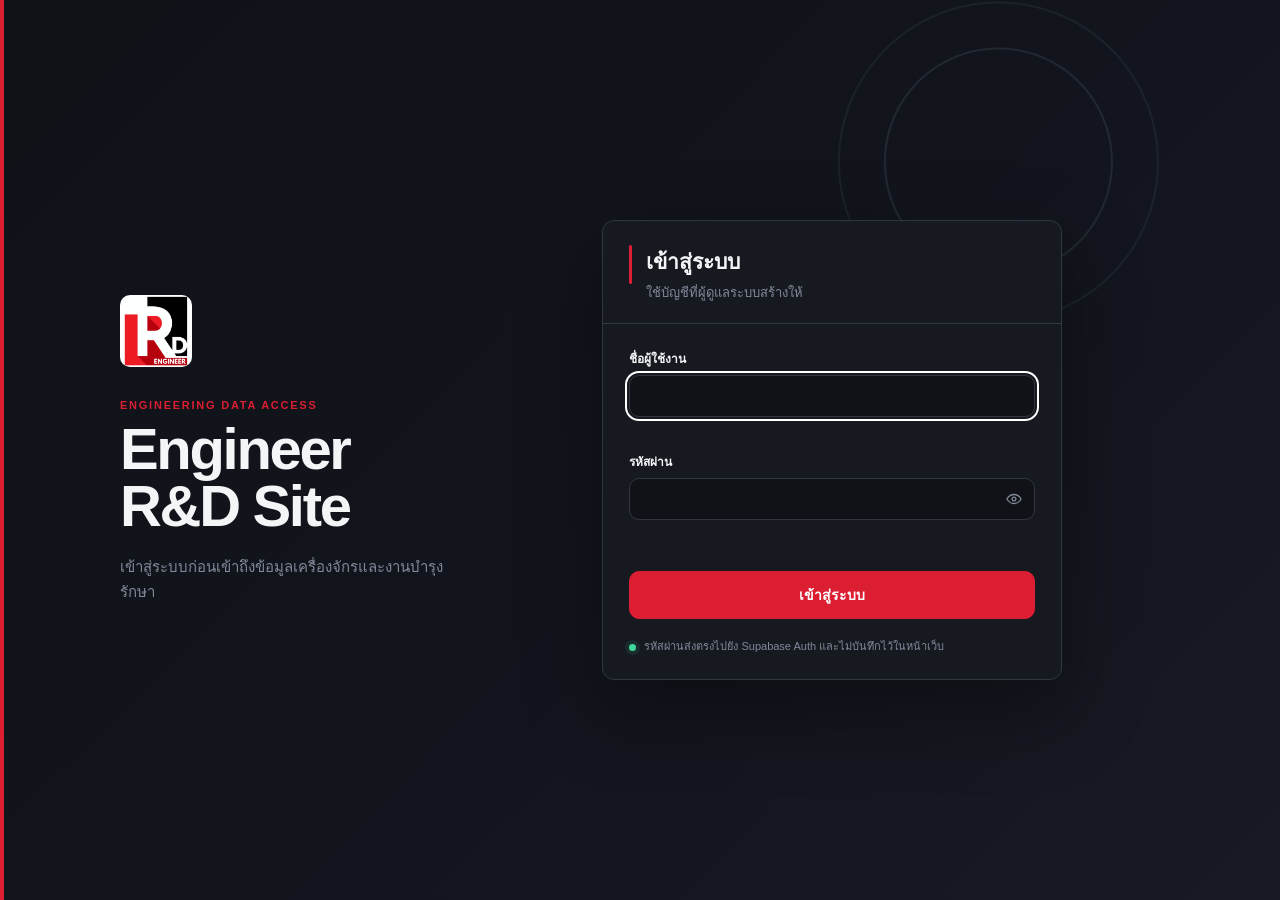
<file: machine-breakdown.html>
<!-- Generated by scripts/build-breakdown-pages.cjs from templates/breakdown-page.html -->
<!doctype html>
<html lang="th" data-auth-state="pending">
<head>
  <meta charset="UTF-8" /><meta name="viewport" content="width=device-width, initial-scale=1.0" /><meta name="theme-color" content="#111319" /><meta name="referrer" content="no-referrer" />
  <meta http-equiv="Content-Security-Policy" content="default-src 'self'; img-src 'self' data: https:; style-src 'self'; script-src 'self'; connect-src https://nrjdjwyiglniidcclilf.supabase.co https://script.google.com https://script.googleusercontent.com; object-src 'none'; base-uri 'self'; form-action 'self'" />
  <title>แจ้งเหตุขัดข้อง | Engineer R&amp;D Site</title>
  <link rel="stylesheet" href="styles.css" /><link rel="stylesheet" href="machine-breakdown.css" />
  <script src="auth-config.js"></script><script src="auth-guard.js"></script>
</head>
<body data-page="machine-breakdown" data-breakdown-section="report">
<div class="app-shell" id="app-shell">
  <aside class="sidebar" id="sidebar-mount" aria-label="แถบนำทาง"></aside>
  <main class="workspace bd-workspace" aria-labelledby="bd-title">
    <button class="theme-toggle" id="theme-toggle" type="button" aria-label="เปลี่ยนโหมดสี" aria-pressed="false" title="เปลี่ยนโหมดสี"><svg class="theme-icon icon-sun" viewBox="0 0 24 24" aria-hidden="true"><circle cx="12" cy="12" r="4" /><path d="M12 2v2M12 20v2M2 12h2M20 12h2M5 5l1.5 1.5M17.5 17.5 19 19M5 19l1.5-1.5M17.5 6.5 19 5" /></svg><svg class="theme-icon icon-moon" viewBox="0 0 24 24" aria-hidden="true"><path d="M20 15.5A8.5 8.5 0 0 1 8.5 4 8.5 0 1 0 20 15.5Z" /></svg></button>
    <div class="dashboard-content bd-page">
      <header class="bd-heading"><div><h1 id="bd-title">แจ้งเหตุขัดข้อง</h1><p id="bd-page-description">บันทึกและติดตามรายการแจ้งเหตุของเครื่องจักร</p></div><div class="bd-actions"><button id="bd-refresh" class="bd-button secondary" type="button">โหลดข้อมูลล่าสุด</button><button id="bd-new" class="bd-button" type="button" hidden>แจ้งเหตุเครื่องจักร</button></div></header>
      
      <p id="bd-message" class="bd-message" role="status" aria-live="polite">กำลังโหลดข้อมูลเหตุขัดข้อง…</p>
      <p id="bd-warning" class="bd-message" role="status" hidden></p>
      <section id="bd-setup" class="bd-section" aria-labelledby="bd-setup-title" hidden><div class="bd-section-heading"><div><h2 id="bd-setup-title">เตรียมทะเบียนเหตุขัดข้อง</h2><p>เพิ่มทะเบียนใหม่สำหรับเก็บเหตุและประวัติ โดยเก็บข้อมูลเครื่องจักรและ PM เดิมไว้</p></div><button id="bd-setup-button" class="bd-button" type="button" hidden>เตรียมทะเบียน Break Down</button></div></section>
      <section id="bd-create" class="bd-section" aria-labelledby="bd-create-title" hidden>
        <div class="bd-section-heading"><div><h2 id="bd-create-title" tabindex="-1">แจ้งเหตุเครื่องจักร</h2><p>ช่องที่มี * จำเป็นต้องระบุ · วันและเวลาทั้งหมดใช้เวลาประเทศไทย</p></div><button class="bd-button secondary" id="bd-create-close" type="button">เก็บไว้และกลับรายการ</button></div>
        <form id="bd-create-form">
          <fieldset class="bd-form-grid"><legend class="sr-only">ข้อมูลรับแจ้งและผลกระทบ</legend>
            <label class="bd-field bd-wide">เครื่องจักร *<select name="machineId" required><option value="">เลือกจากทะเบียนเครื่องจักร</option></select></label>
            <label class="bd-field">เวลาที่พบเหตุ *<input name="occurredAt" type="datetime-local" required /></label>
            <label class="bd-field">ช่องทางรับแจ้ง *<select name="reportChannel" required><option value="หน้างาน">หน้างาน</option><option value="โทรศัพท์">โทรศัพท์</option><option value="ข้อความ">ข้อความ</option><option value="อื่นๆ">อื่นๆ</option></select></label>
            <label class="bd-field">ความรุนแรง *<select name="severity" required><option value="NORMAL">ปกติ</option><option value="LOW">ต่ำ</option><option value="HIGH">สูง</option><option value="CRITICAL">วิกฤต</option></select></label>
            <label class="bd-field">ผลต่อการเดินเครื่อง *<select name="machineImpact" required><option value="STOPPED">หยุดเครื่อง</option><option value="DEGRADED">ทำงานได้ลดลง</option><option value="RUNNING">ยังเดินเครื่องได้</option></select></label>
            <label class="bd-field">เวลาที่หยุดเครื่อง<input name="stoppedAt" type="datetime-local" /><small>ถ้าเว้นว่าง ใช้เวลาที่พบเหตุ สำหรับเหตุที่หยุดเครื่อง</small></label>
            <label class="bd-field bd-full">อาการที่พบ *<textarea name="symptoms" rows="3" maxlength="4000" required aria-describedby="bd-symptoms-help"></textarea><small id="bd-symptoms-help">รูปแบบการบันทึก: พบอะไร · ที่ส่วนใด · เริ่มเมื่อใด · เกิดตลอดหรือเป็นบางช่วง</small></label>
            <label class="bd-field bd-wide">ผลกระทบต่อการผลิต<textarea name="productionImpact" rows="2" maxlength="2000"></textarea></label>
            <label class="bd-field bd-wide">ข้อควรระวังด้านความปลอดภัย<textarea name="safetyNotes" rows="2" maxlength="2000"></textarea></label>
            <label class="bd-field bd-full">ลิงก์หลักฐาน<textarea name="evidenceUrls" rows="2" placeholder="https://… หนึ่งลิงก์ต่อบรรทัด"></textarea><small>สูงสุด 10 ลิงก์ รูปภาพหรือเอกสารที่ผู้เกี่ยวข้องมีสิทธิ์เปิดดู</small></label>
          </fieldset>
          <div class="bd-form-footer"><p id="bd-create-message" class="bd-message" role="status" aria-live="polite"></p><button type="submit" class="bd-button">บันทึกเหตุขัดข้อง</button></div>
        </form>
      </section>
      <div id="bd-register">
        <details id="bd-readiness" class="bd-section"><summary>ตรวจข้อมูลประจำเครื่องที่ยังต้องเติม</summary><div class="bd-section-body"><p class="bd-footnote">อ่านค่าจากทะเบียนเครื่องและเอกสาร เพื่อให้เจ้าของข้อมูลตรวจยืนยันตำแหน่ง รูป คู่มือ และเกณฑ์คืนเครื่อง</p><button id="bd-readiness-load" class="bd-button secondary" type="button">ตรวจข้อมูลจากทะเบียนล่าสุด</button><p id="bd-readiness-message" class="bd-message" role="status" aria-live="polite">ยังไม่ตรวจข้อมูล</p><div id="bd-readiness-content"></div></div></details>
        
        <section class="bd-filters" aria-label="ค้นหาและกรองเหตุขัดข้อง">
          <label class="bd-field bd-wide">ค้นหาใบแจ้งเหตุ<input id="bd-search" type="search" placeholder="ชื่อ รหัสเครื่อง อาการ หรือสาเหตุ" /></label>
          <details id="bd-filter-details" class="bd-filter-details" open><summary>ตัวกรองเพิ่มเติม</summary><div class="bd-filter-fields">
          <label class="bd-field">พื้นที่<select id="bd-zone"><option value="">ทุกพื้นที่</option></select></label>
          <label class="bd-field" id="bd-status-field">สถานะ<select id="bd-status"><option value="">ทุกสถานะ</option></select></label>
          <label class="bd-field">ความรุนแรง<select id="bd-severity"><option value="">ทุกระดับ</option><option value="CRITICAL">วิกฤต</option><option value="HIGH">สูง</option><option value="NORMAL">ปกติ</option><option value="LOW">ต่ำ</option></select></label>
          <label class="bd-field">พบเหตุตั้งแต่<input id="bd-from" type="date" /></label><label class="bd-field">ถึง<input id="bd-to" type="date" /></label>
          <button id="bd-clear" class="bd-button secondary" type="button">ล้างตัวกรอง</button>
          </div></details>
        </section>
        
        <p id="bd-count" class="bd-message" aria-live="polite"></p>
        <section id="bd-list" class="bd-section" aria-labelledby="bd-list-title"><div class="bd-section-heading"><h2 id="bd-list-title">ใบแจ้งเหตุทั้งหมด</h2></div><div class="bd-table-wrap" tabindex="0" role="region" aria-label="ตารางเหตุขัดข้อง เลื่อนแนวนอนได้"><table class="bd-table"><caption class="sr-only">เหตุขัดข้องและผู้รับผิดชอบ</caption><thead><tr><th scope="col">เครื่องจักร / อาการ</th><th scope="col">พบเหตุ / ผลกระทบ</th><th scope="col">ความรุนแรง</th><th scope="col">ผู้รับผิดชอบ</th><th scope="col">สถานะ / ใบแจ้งเหตุ</th></tr></thead><tbody id="bd-rows"><tr><td colspan="5">กำลังโหลดรายการ…</td></tr></tbody></table></div><div id="bd-pagination" class="bd-pagination"></div></section>
        <p class="bd-footnote">รายการวิกฤตและเหตุที่ยังไม่มีผู้รับผิดชอบแสดงข้อความเตือนในตาราง การส่ง Email, LINE หรือ Teams ต้องเชื่อมบริการส่งข้อความเพิ่มเติม</p>
      </div>
      <section id="bd-detail" aria-labelledby="bd-detail-title" hidden>
        <div class="bd-heading"><div><h2 id="bd-detail-title" tabindex="-1">รายละเอียดเหตุ</h2><p id="bd-detail-subtitle"></p></div><div class="bd-actions"><button id="bd-detail-reload" class="bd-button secondary" type="button">ทิ้งการแก้ไขและโหลดเหตุล่าสุด</button><button id="bd-detail-close" class="bd-button secondary" type="button">กลับรายการ</button></div></div>
        <p id="bd-detail-message" class="bd-message" role="status" aria-live="polite"></p>
        
        
        <details id="bd-full-detail" class="bd-section"><summary>ข้อมูลใบแจ้งเหตุและหลักฐาน</summary>
        <div id="bd-incident-summary" class="bd-section-body"></div>
        </details>
        
        
        
        
        <details id="bd-cancel-section" class="bd-section" hidden><summary>ยกเลิกเหตุที่ยังไม่ได้เริ่มซ่อม</summary><form id="bd-cancel-form"><div class="bd-form-grid"><label class="bd-field bd-full">เหตุผลยกเลิก *<textarea name="comment" maxlength="2000" rows="2" required></textarea></label></div><div class="bd-form-footer"><span></span><button class="bd-button secondary" type="submit">ยืนยันการยกเลิกเหตุ</button></div></form></details>
        <section id="bd-next-section" class="bd-section bd-next" aria-labelledby="bd-next-title"><div><h3 id="bd-next-title">ขั้นตอนถัดไปของคุณ</h3><p id="bd-next-action"></p><p id="bd-next-owner" class="bd-footnote"></p><p id="bd-next-reason" class="bd-footnote" hidden></p><p id="bd-next-description" class="bd-footnote"></p></div><button id="bd-next-go" class="bd-button" type="button" hidden></button></section>
<details class="bd-section"><summary id="bd-history-title">ประวัติเอกสารนี้</summary><ol id="bd-events" class="bd-history"></ol></details>
      </section>
    </div>
  </main>
</div>
<script src="navigation.js"></script><script src="app.js"></script><script src="breakdown-context.js"></script><script src="machine-breakdown.js"></script>
</body>
</html>
</file>
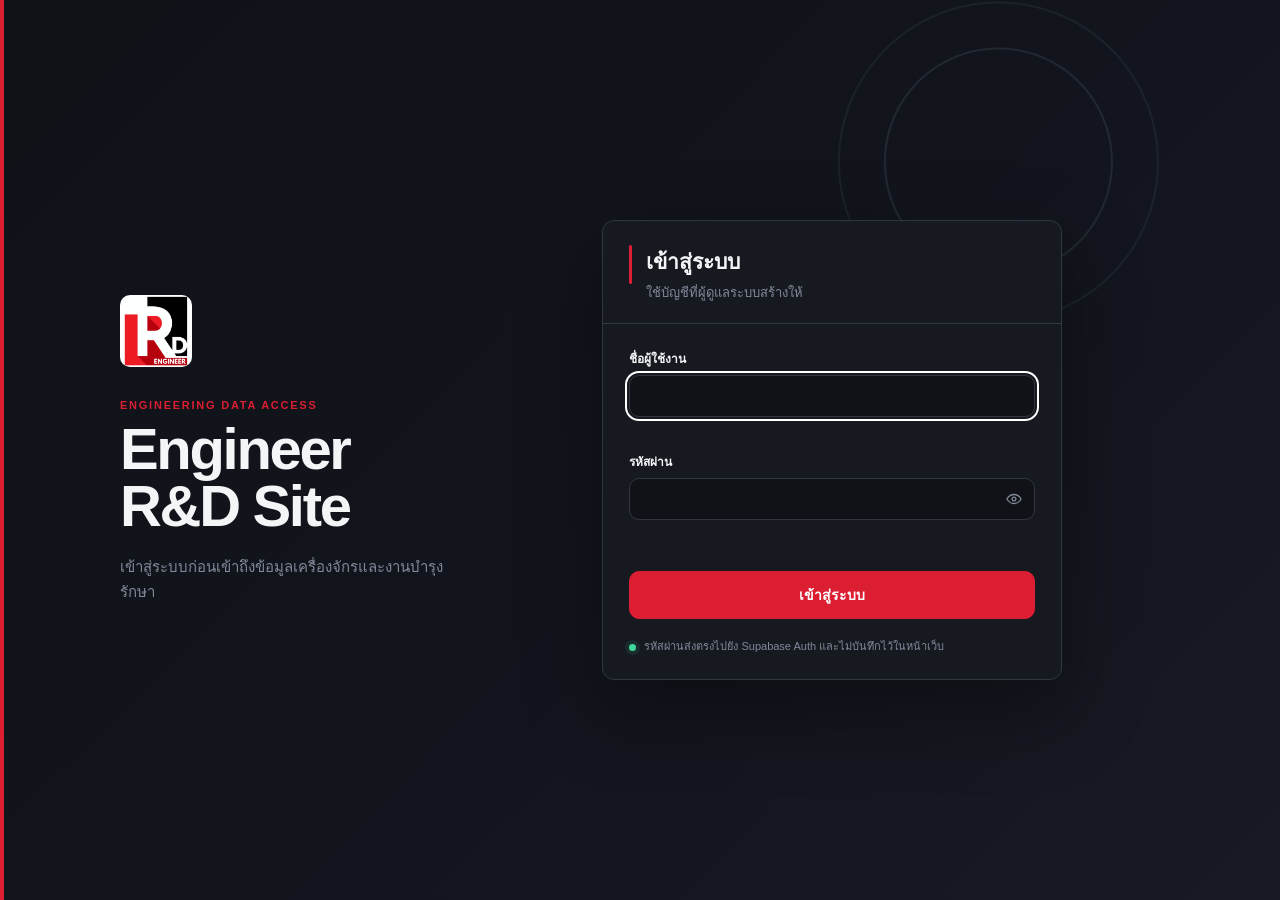
<file: machine-data-recording.html>
<!doctype html>
<html lang="th" data-auth-state="pending">
  <head>
    <meta charset="UTF-8" />
    <meta name="viewport" content="width=device-width, initial-scale=1.0" />
    <meta name="theme-color" content="#111319" />
    <meta name="referrer" content="no-referrer" />
    <meta http-equiv="Content-Security-Policy" content="default-src 'self'; img-src 'self' data: https:; style-src 'self'; script-src 'self'; connect-src https://nrjdjwyiglniidcclilf.supabase.co https://script.google.com https://script.googleusercontent.com; object-src 'none'; base-uri 'self'; form-action 'self'" />
    <title>บันทึกข้อมูลเครื่องจักร | Engineer R&D Site</title>
    <link rel="stylesheet" href="styles.css" />
    <link rel="stylesheet" href="machine-data-recording.css" />
    <script src="auth-config.js"></script>
    <script src="auth-guard.js"></script>
  </head>
  <body data-page="machine-data-recording">
    <!--
      THESIS: A focused recording surface that keeps complex maintenance data scannable and refuses spreadsheet-like visual noise.
      OWN-WORLD: Engineering Signal Rail — charcoal panels, precise borders, red active signals, Segoe UI, compact operational controls.
      STORY: The operator selects a record type, enters or edits verified data, understands connection state, and saves to Google Sheets.
      FIRST VIEWPORT: Collapsible rail at left; page title and connection state above five resource tabs; form dominates the main panel with status context beside it.
      FORM: Operate; single-purpose data-entry workspace; seed machine-data-recording.
      FINISH: unreviewed and undocumented is unfinished; this build ends with the finish review, the verdict, DESIGN.md, and every shipping raster carrying its provenance
    -->
    <div class="app-shell" id="app-shell">
      <aside class="sidebar" id="sidebar-mount" aria-label="แถบนำทาง">
        <div class="sidebar-top">
          <a class="brand-mark" href="index.html" aria-label="กลับหน้าหลัก">
            <img class="brand-logo" src="assets/RDLOGO.png" alt="R&D Engineer" />
            <span class="brand-title">Engineer R&amp;D Site</span>
          </a>
        </div>

        <div class="sidebar-menu">
          <p class="nav-section">Engineering Data</p>
          <nav class="navigation" aria-label="เมนูหลัก">
            <a class="nav-main" href="index.html" aria-label="Main">
              <svg class="nav-icon" viewBox="0 0 24 24" aria-hidden="true"><path d="m4 11 8-7 8 7v9H4z" /><path d="M9.5 20v-5h5v5" /></svg>
              <span class="nav-label">Main</span>
            </a>
            <div class="nav-group">
              <button class="nav-disclosure is-current" type="button" aria-expanded="true" aria-controls="record-machine-menu" aria-label="ข้อมูลเครื่องจักร">
                <svg class="nav-icon" viewBox="0 0 24 24" aria-hidden="true"><path d="M4 20V5" /><path d="M4 20h17" /><path d="M8 17v-5" /><path d="M12.5 17V8" /><path d="M17 17v-9" /><path d="M21 17v-3" /></svg>
                <span class="nav-label">ข้อมูลเครื่องจักร</span>
                <svg class="chevron" viewBox="0 0 20 20" aria-hidden="true"><path d="m5.5 7.5 4.5 4.5 4.5-4.5" /></svg>
              </button>
              <div class="submenu" id="record-machine-menu">
                <div class="submenu-list">
                  <a class="submenu-link" href="machine-lower-zone.html">โซนล่าง</a>
                  <a class="submenu-link" href="machine-upper-zone.html">โซนบน</a>
                  <a class="submenu-link is-current" href="machine-data-recording.html" aria-current="page">บันทึกข้อมูล</a>
                </div>
              </div>
            </div>
          </nav>
        </div>

        <footer class="sidebar-foot">
          <span class="status-kicker">Data Recording</span>
          <strong>Engineer R&amp;D Site</strong>
          <button class="toggle-button" id="sidebar-toggle" type="button" aria-label="ย่อแถบนำทาง" aria-expanded="true" title="ย่อแถบนำทาง">
            <svg viewBox="0 0 24 24" aria-hidden="true"><path d="M14.5 5.5 8 12l6.5 6.5M9 12h9" /></svg>
          </button>
        </footer>
      </aside>

      <main class="workspace recording-workspace" aria-labelledby="recording-title">
        <button class="theme-toggle" id="theme-toggle" type="button" aria-label="เปลี่ยนเป็นโหมดสว่าง" aria-pressed="false" title="เปลี่ยนเป็นโหมดสว่าง">
          <svg class="theme-icon icon-sun" viewBox="0 0 24 24" aria-hidden="true"><circle cx="12" cy="12" r="4" /><path d="M12 2v2M12 20v2M4.93 4.93l1.41 1.41M17.66 17.66l1.41 1.41M2 12h2M20 12h2M4.93 19.07l1.41-1.41M17.66 6.34l1.41-1.41" /></svg>
          <svg class="theme-icon icon-moon" viewBox="0 0 24 24" aria-hidden="true"><path d="M20 15.5A8.5 8.5 0 0 1 8.5 4 8.5 8.5 0 1 0 20 15.5Z" /></svg>
        </button>

        <div class="recording-page">
          <header class="recording-header">
            <div>
              <h1 id="recording-title">บันทึกข้อมูลงานเครื่องจักร</h1>
              <p>เพิ่มและแก้ไขข้อมูลปฏิบัติงาน โดยระบบจะตรวจความครบถ้วนก่อนส่งไปยัง Google Sheets</p>
            </div>
            <div class="connection-state" id="connection-state" data-state="checking" role="status" aria-live="polite">
              <span class="connection-dot" aria-hidden="true"></span>
              <span>กำลังตรวจการเชื่อมต่อ</span>
            </div>
          </header>

          <section class="access-gate" aria-labelledby="access-gate-label">
            <div class="access-gate-copy">
              <svg viewBox="0 0 24 24" aria-hidden="true"><path d="M7 11V8a5 5 0 0 1 10 0v3" /><rect x="5" y="11" width="14" height="10" rx="2" /><path d="M12 15v2" /></svg>
              <div>
                <h2 id="access-gate-label">สิทธิ์การบันทึก</h2>
                <p>ตรวจจาก Supabase session และ Role ของบัญชีที่เข้าสู่ระบบ</p>
              </div>
            </div>
            <span class="write-auth-state" id="write-auth-state" data-state="locked" role="status" aria-live="polite">กำลังตรวจสอบสิทธิ์</span>
          </section>

          <nav class="record-type-tabs" aria-label="เลือกประเภทข้อมูล" id="record-type-tabs">
            <button type="button" class="record-type is-active" data-resource="machines" aria-pressed="true">
              <svg viewBox="0 0 24 24" aria-hidden="true"><path d="M4 20V5M4 20h17M8 17v-5M12.5 17V8M17 17V8" /></svg>
              <span>เครื่องจักร</span>
            </button>
            <button type="button" class="record-type" data-resource="documents" aria-pressed="false">
              <svg viewBox="0 0 24 24" aria-hidden="true"><path d="M6 3h8l4 4v14H6z" /><path d="M14 3v5h5M9 13h6M9 17h6" /></svg>
              <span>เอกสาร</span>
            </button>
          </nav>

          <section class="recording-surface" aria-label="แบบฟอร์มบันทึกข้อมูล">
            <form class="record-form" id="record-form" novalidate>
              <div class="form-toolbar">
                <div>
                  <h2 id="form-title">ข้อมูลเครื่องจักร</h2>
                  <p id="form-description">ช่องที่มีเครื่องหมาย * จำเป็นต้องกรอกก่อนบันทึก</p>
                </div>
                <div class="mode-switch" role="group" aria-label="โหมดการบันทึก">
                  <button type="button" class="mode-button is-active" data-mode="create" aria-pressed="true">เพิ่มรายการ</button>
                  <button type="button" class="mode-button" data-mode="update" aria-pressed="false">แก้ไขรายการ</button>
                </div>
              </div>

              <div class="record-picker" id="record-picker" hidden>
                <label for="existing-record">เลือกเครื่องจักรที่ต้องการแก้ไข</label>
                <div class="picker-row">
                  <select id="existing-record"><option value="">เลือกรายการ</option></select>
                </div>
                <p class="record-picker-hint" id="record-picker-status">เมื่อเลือกแล้ว ระบบจะโหลดข้อมูลเดิมเข้าฟอร์มให้อัตโนมัติ</p>
              </div>

              <div class="dynamic-fields" id="dynamic-fields"></div>

              <div class="form-message" id="form-message" role="status" aria-live="polite" hidden></div>

              <footer class="form-actions">
                <p id="draft-status">ยังไม่มีการแก้ไขข้อมูล</p>
                <div>
                  <button class="secondary-button" type="button" id="reset-form">ล้างข้อมูล</button>
                  <button class="primary-button" type="submit" id="submit-record">
                    <svg viewBox="0 0 24 24" aria-hidden="true"><path d="M5 12.5 9.5 17 19 7.5" /></svg>
                    <span>บันทึกข้อมูล</span>
                  </button>
                </div>
              </footer>
            </form>

            <aside class="recording-context" aria-label="สถานะและคำแนะนำ">
              <section class="context-section">
                <h2>สถานะรายการ</h2>
                <dl class="context-list">
                  <div><dt>ประเภทข้อมูล</dt><dd id="summary-resource">เครื่องจักร</dd></div>
                  <div><dt>รูปแบบการบันทึก</dt><dd id="summary-mode">เพิ่มรายการ</dd></div>
                  <div><dt>แหล่งจัดเก็บ</dt><dd>Google Sheets</dd></div>
                </dl>
              </section>

              <section class="context-section preview-section" id="image-preview-section" hidden>
                <h2>ตัวอย่างรูปเครื่องจักร</h2>
                <div class="image-preview" id="image-preview">
                  <span>ใส่ URL รูปภาพเพื่อดูตัวอย่าง</span>
                </div>
              </section>

              <section class="context-section security-note">
                <svg viewBox="0 0 24 24" aria-hidden="true"><path d="M12 3 5 6v5c0 4.6 2.8 8.1 7 10 4.2-1.9 7-5.4 7-10V6z" /><path d="m9 12 2 2 4-4" /></svg>
                <div><h2>ตรวจสอบก่อนบันทึก</h2><p>ระบบจะตรวจรหัสซ้ำ สิทธิ์ผู้ใช้งาน และบันทึกเหตุการณ์ลง ChangeLog อัตโนมัติ</p></div>
              </section>
            </aside>
          </section>
        </div>
      </main>
    </div>
    <script src="navigation.js"></script>
    <script src="machine-data-recording.js"></script>
  </body>
</html>
</file>
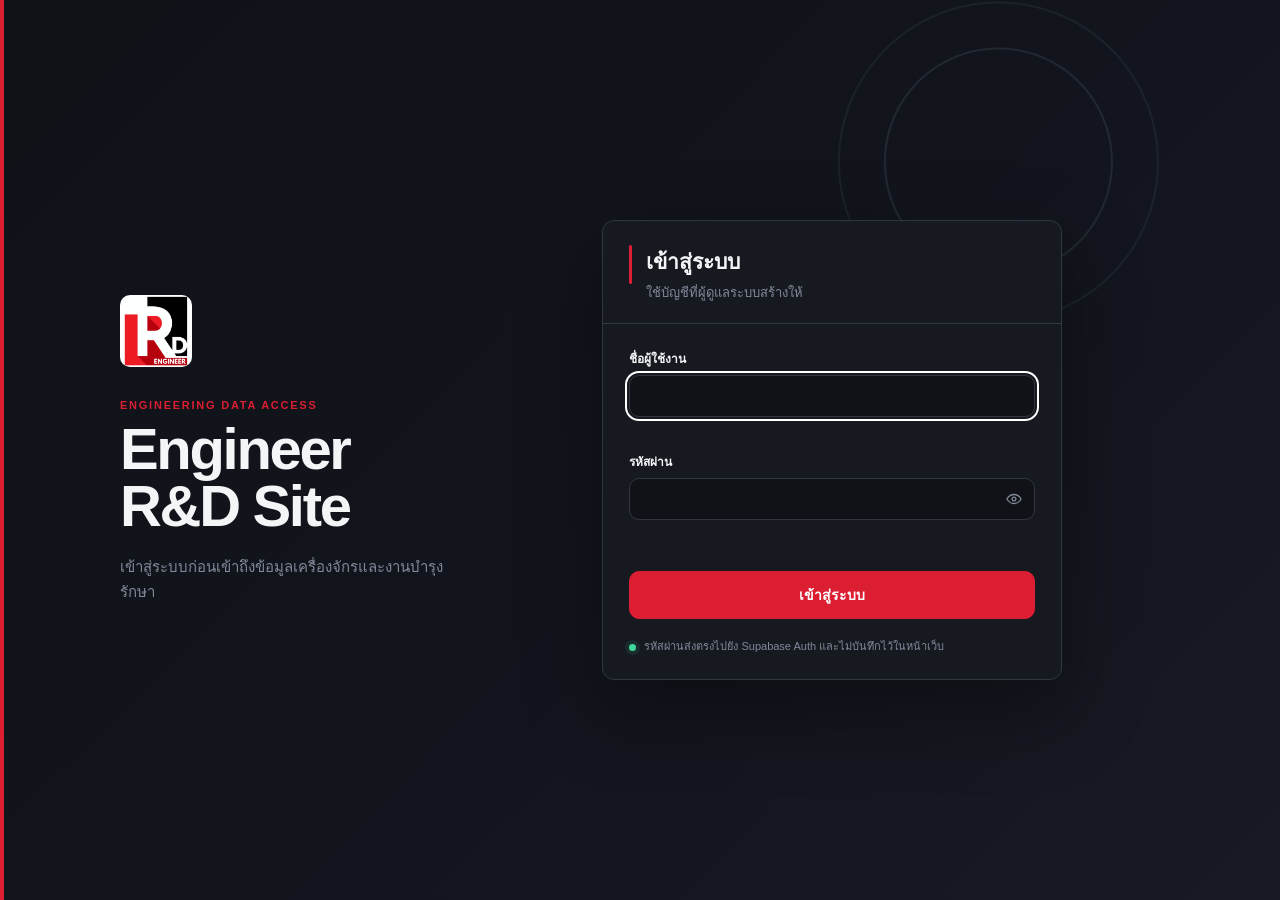
<file: machine-lower-zone.html>
<!doctype html>
<html lang="th" data-auth-state="pending">
  <head>
    <meta charset="UTF-8" />
    <meta name="viewport" content="width=device-width, initial-scale=1.0" />
    <meta name="theme-color" content="#111319" />
    <meta name="referrer" content="no-referrer" />
    <meta http-equiv="Content-Security-Policy" content="default-src 'self'; img-src 'self' data: https:; style-src 'self'; script-src 'self'; connect-src https://nrjdjwyiglniidcclilf.supabase.co https://script.google.com https://script.googleusercontent.com; object-src 'none'; base-uri 'self'; form-action 'self'" />
    <title>เครื่องจักรโซนล่าง | Engineer R&amp;D Site</title>
    <link rel="stylesheet" href="styles.css" />
    <script src="auth-config.js"></script>
    <script src="auth-guard.js"></script>
  </head>
  <body data-page="machine-lower-zone">
    <!--
      THESIS: A machine-zone workspace that makes the location and the future machine register immediately legible, without inventing operational records.
      OWN-WORLD: The existing Engineering Signal Rail: charcoal operational planes, precise steel dividers, white system type, and signal red reserved for the active machine-data path.
      STORY: An engineer confirms they are in the lower zone, understands what will appear here, and has a clear structure ready for real equipment data.
      FIRST VIEWPORT: The established navigation rail holds an open Machine Data lane; a simple zone title leads into one bordered machine register with a quiet, centered empty state.
      FORM: Established operating workspace extension, directly shaped from the scoped request; seed: direct-brief.
      FINISH: unreviewed and undocumented is unfinished; this build ends with the finish review, the verdict, DESIGN.md, and every shipping raster carrying its provenance
    -->
    <div class="app-shell" id="app-shell">
      <aside class="sidebar" id="sidebar-mount" aria-label="แถบนำทาง">
        <div class="sidebar-top">
          <div class="brand-mark">
            <img class="brand-logo" src="assets/RDLOGO.png" alt="R&amp;D Engineer" />
            <span class="brand-title">Engineer R&amp;D Site</span>
          </div>
        </div>

        <div class="sidebar-menu">
          <p class="nav-section">Engineering Data</p>
          <nav class="navigation" aria-label="เมนูหลัก">
            <a class="nav-main" href="index.html" aria-label="Main">
              <svg class="nav-icon" viewBox="0 0 24 24" aria-hidden="true"><path d="m4 11 8-7 8 7v9H4z" /><path d="M9.5 20v-5h5v5" /></svg>
              <span class="nav-label">Main</span>
            </a>
            <div class="nav-group">
              <button class="nav-disclosure is-current" type="button" aria-expanded="true" aria-controls="machine-menu" aria-label="ข้อมูลเครื่องจักร">
                <svg class="nav-icon" viewBox="0 0 24 24" aria-hidden="true"><path d="M4 20V5" /><path d="M4 20h17" /><path d="M8 17v-5" /><path d="M12.5 17V8" /><path d="M17 17v-9" /><path d="M21 17v-3" /></svg>
                <span class="nav-label">ข้อมูลเครื่องจักร</span>
                <svg class="chevron" viewBox="0 0 20 20" aria-hidden="true"><path d="m5.5 7.5 4.5 4.5 4.5-4.5" /></svg>
              </button>
              <div class="submenu" id="machine-menu">
                <div class="submenu-list">
                  <a class="submenu-link is-current" href="#machine-workspace" aria-current="page">โซนล่าง</a>
                  <a class="submenu-link" href="machine-upper-zone.html">โซนบน</a>
                  <span class="submenu-link is-disabled" aria-disabled="true">บันทึกเครื่องจักร</span>
                  <span class="submenu-link is-disabled" aria-disabled="true">อื่นๆ</span>
                </div>
              </div>
            </div>
            <div class="nav-group">
              <button class="nav-disclosure" type="button" aria-expanded="false" aria-controls="parts-menu" aria-label="อะไหล่เครื่องจักร">
                <svg class="nav-icon" viewBox="0 0 24 24" aria-hidden="true"><circle cx="12" cy="12" r="8" /><path d="M12 7v5l3.5 2" /></svg>
                <span class="nav-label">อะไหล่เครื่องจักร</span>
                <svg class="chevron" viewBox="0 0 20 20" aria-hidden="true"><path d="m5.5 7.5 4.5 4.5 4.5-4.5" /></svg>
              </button>
              <div class="submenu" id="parts-menu" hidden><div class="submenu-empty" aria-hidden="true"></div></div>
            </div>
            <div class="nav-group">
              <button class="nav-disclosure" type="button" aria-expanded="false" aria-controls="pm-menu" aria-label="Preventive Maintenance">
                <svg class="nav-icon" viewBox="0 0 24 24" aria-hidden="true"><rect x="4" y="5" width="16" height="15" rx="2" /><path d="M8 9h8M8 13h2m3 0h3M8 17h2m3 0h3" /></svg>
                <span class="nav-label">Preventive Maintenance</span>
                <svg class="chevron" viewBox="0 0 20 20" aria-hidden="true"><path d="m5.5 7.5 4.5 4.5 4.5-4.5" /></svg>
              </button>
              <div class="submenu" id="pm-menu" hidden><div class="submenu-empty" aria-hidden="true"></div></div>
            </div>
            <div class="nav-group">
              <button class="nav-disclosure" type="button" aria-expanded="false" aria-controls="breakdown-menu" aria-label="Break Down">
                <svg class="nav-icon nav-icon-breakdown" viewBox="0 0 24 24" aria-hidden="true"><path d="M12 3 2.8 20h18.4L12 3Z" /><path d="M12 9v5m0 3h.01" /></svg>
                <span class="nav-label">Break Down</span>
                <svg class="chevron" viewBox="0 0 20 20" aria-hidden="true"><path d="m5.5 7.5 4.5 4.5 4.5-4.5" /></svg>
              </button>
              <div class="submenu" id="breakdown-menu" hidden><div class="submenu-list"><a class="submenu-link" href="machine-breakdown.html">แจ้งเหตุขัดข้อง</a><a class="submenu-link" href="machine-breakdown-repair.html">ใบงานซ่อม</a><a class="submenu-link" href="machine-breakdown-inspection.html">ตรวจรับและปิดงาน</a><a class="submenu-link" href="machine-breakdown-analysis.html">รายงานและวิเคราะห์</a></div></div>
            </div>
            <div class="nav-group">
              <button class="nav-disclosure" type="button" aria-expanded="false" aria-controls="settings-menu" aria-label="การตั้งค่า">
                <svg class="nav-icon nav-icon-settings" viewBox="0 0 24 24" aria-hidden="true"><path d="M4 7h10M18 7h2M4 17h2M10 17h10" /><circle cx="16" cy="7" r="2" /><circle cx="8" cy="17" r="2" /></svg>
                <span class="nav-label">การตั้งค่า</span>
                <svg class="chevron" viewBox="0 0 20 20" aria-hidden="true"><path d="m5.5 7.5 4.5 4.5 4.5-4.5" /></svg>
              </button>
              <div class="submenu" id="settings-menu" hidden><div class="submenu-list"><a class="submenu-link" href="user-management.html">จัดการผู้ใช้งาน</a><span class="submenu-link is-disabled" aria-disabled="true">ตั้งค่าระบบ</span></div></div>
            </div>
          </nav>
        </div>

        <footer class="sidebar-foot">
          <span class="status-kicker">Engineer Dashboard</span>
          <strong>Engineer R&amp;D Site</strong>
          <button class="toggle-button" id="sidebar-toggle" type="button" aria-expanded="true" aria-label="ย่อแถบนำทาง" title="ย่อแถบนำทาง">
            <svg viewBox="0 0 24 24" aria-hidden="true"><path d="M14.5 5.5 8 12l6.5 6.5M9 12h9" /></svg>
          </button>
        </footer>
      </aside>

      <main class="workspace" id="machine-workspace" aria-label="ข้อมูลเครื่องจักรโซนล่าง">
        <div class="workspace-line workspace-line-top" aria-hidden="true"></div>
        <div class="workspace-line workspace-line-bottom" aria-hidden="true"></div>
        <button class="theme-toggle" id="theme-toggle" type="button" aria-pressed="false" aria-label="เปลี่ยนเป็นโหมดสว่าง" title="เปลี่ยนเป็นโหมดสว่าง">
          <svg class="theme-icon icon-sun" viewBox="0 0 24 24" aria-hidden="true"><circle cx="12" cy="12" r="4" /><path d="M12 2v2M12 20v2M4.93 4.93l1.41 1.41M17.66 17.66l1.41 1.41M2 12h2M20 12h2M4.93 19.07l1.41-1.41M17.66 6.34l1.41-1.41" /></svg>
          <svg class="theme-icon icon-moon" viewBox="0 0 24 24" aria-hidden="true"><path d="M20 15.2A8.6 8.6 0 0 1 8.8 4 8.6 8.6 0 1 0 20 15.2Z" /></svg>
        </button>

        <div class="dashboard-content machine-page">
          <header class="dashboard-heading">
            <h1>เครื่องจักรโซนล่าง</h1>
            <p>พื้นที่สำหรับแสดง ติดตาม และเข้าถึงข้อมูลเครื่องจักรที่ติดตั้งในโซนล่าง</p>
          </header>

          <section class="machine-canvas" aria-labelledby="lower-zone-heading">
            <div class="machine-canvas-heading">
              <div>
                <h2 id="lower-zone-heading">รายการเครื่องจักร</h2>
                <p>ข้อมูลเครื่องจักรล่าสุดจาก Google Sheets</p>
              </div>
              <svg class="machine-canvas-icon" viewBox="0 0 24 24" aria-hidden="true"><path d="M4 20V5" /><path d="M4 20h17" /><path d="M8 17v-5" /><path d="M12.5 17V8" /><path d="M17 17v-9" /><path d="M21 17v-3" /></svg>
            </div>

            <div class="machine-list-toolbar">
              <label class="machine-search">
                <span class="sr-only">ค้นหาเครื่องจักร</span>
                <svg viewBox="0 0 24 24" aria-hidden="true"><circle cx="10.8" cy="10.8" r="5.8" /><path d="m15.2 15.2 4 4" /></svg>
                <input id="machine-search" type="search" placeholder="ค้นหาชื่อหรือรหัสเครื่องจักร" autocomplete="off" />
              </label>
              <label class="machine-filter">
                <span>สถานะ</span>
                <select id="machine-status-filter">
                  <option value="all">ทุกสถานะ</option>
                  <option value="running">กำลังทำงาน</option>
                  <option value="stopped">หยุด</option>
                  <option value="maintenance">ซ่อมบำรุง</option>
                  <option value="breakdown">ขัดข้อง</option>
                </select>
              </label>
              <p class="sr-only" id="machine-result-status" aria-live="polite">กำลังโหลดข้อมูลเครื่องจักร</p>
            </div>

            <div class="machine-workbench is-loading" id="machine-workbench">
              <div class="machine-list-pane">
                <p class="machine-list-note">รายการแบบกระชับ; ข้อมูลเชิงลึกจะแสดงในแผงด้านขวา</p>
            <div class="machine-table-wrap">
              <table class="machine-table">
                <caption>ข้อมูลเครื่องจักรจากระบบบันทึกข้อมูล</caption>
                <thead>
                  <tr><th scope="col">เครื่องจักร</th><th scope="col">ตำแหน่ง</th><th scope="col">ประเภท</th><th scope="col">สถานะ</th><th scope="col">ทีมดูแล</th><th scope="col">อัปเดตล่าสุด</th></tr>
                </thead>
                <tbody id="machine-table-body">
                  <tr class="machine-loading-row"><td colspan="6">กำลังโหลดข้อมูลเครื่องจักร…</td></tr>
                </tbody>
              </table>
              <p class="machine-no-results" id="machine-no-results" hidden>ไม่พบเครื่องจักรตามเงื่อนไขที่เลือก</p>
              <div class="machine-load-state" id="machine-load-state" role="status" aria-live="polite" hidden>
                <p></p>
                <button type="button" id="machine-retry" hidden>ลองเชื่อมต่ออีกครั้ง</button>
              </div>
            </div>
                <nav class="machine-pagination" aria-label="หน้ารายการเครื่องจักร">
                  <span id="machine-pagination-summary">กำลังโหลดข้อมูล</span>
                  <div><button id="machine-page-previous" type="button" disabled>ก่อนหน้า</button><button id="machine-page-next" type="button" disabled>ถัดไป</button></div>
                </nav>
              </div>

            <div class="machine-detail-layout" id="machine-detail" aria-live="polite" hidden>
              <div class="machine-detail-heading">
                <div><h2>รายละเอียดเครื่องจักร</h2><p>เลือกเครื่องจักรจากรายการเพื่อดูข้อมูลที่เกี่ยวข้อง</p></div>
                <span class="example-note">ข้อมูลจาก Google Sheets</span>
              </div>
              <div class="machine-tabs" role="tablist" aria-label="หมวดข้อมูลเครื่องจักร">
                <button id="tab-overview" class="machine-tab is-active" type="button" role="tab" aria-selected="true" aria-controls="panel-overview">ภาพรวม</button>
                <button id="tab-maintenance" class="machine-tab" type="button" role="tab" aria-selected="false" aria-controls="panel-maintenance" tabindex="-1">PM และประวัติ</button>
                <button id="tab-breakdown" class="machine-tab" type="button" role="tab" aria-selected="false" aria-controls="panel-breakdown" tabindex="-1">Breakdown</button>
                <button id="tab-parts" class="machine-tab" type="button" role="tab" aria-selected="false" aria-controls="panel-parts" tabindex="-1">อะไหล่</button>
                <button id="tab-documents" class="machine-tab" type="button" role="tab" aria-selected="false" aria-controls="panel-documents" tabindex="-1">เอกสาร</button>
              </div>

              <section id="panel-overview" class="machine-tab-panel" role="tabpanel" aria-labelledby="tab-overview" tabindex="0">
                <div class="machine-detail-summary">
                <figure class="machine-photo">
                  <div class="machine-photo-media" id="detail-image-media" aria-hidden="true"></div>
                  <figcaption id="detail-image-caption">ไม่มีรูปภาพเครื่องจักร</figcaption>
                </figure>
                <dl class="machine-detail-grid">
                  <div class="machine-detail-item machine-detail-item-wide">
                    <dt>ชื่อเครื่องจักร</dt>
                    <dd id="detail-name">—</dd>
                  </div>
                  <div class="machine-detail-item machine-detail-item-left">
                    <dt>โซนและตำแหน่งติดตั้ง</dt>
                    <dd id="detail-location">—</dd>
                  </div>
                  <div class="machine-detail-item machine-detail-item-right">
                    <dt>ประเภทเครื่องจักร</dt>
                    <dd id="detail-type">—</dd>
                  </div>
                  <div class="machine-detail-item machine-detail-item-left">
                    <dt>สถานะปัจจุบัน</dt>
                    <dd id="detail-status">—</dd>
                  </div>
                  <div class="machine-detail-item machine-detail-item-right">
                    <dt>ผู้รับผิดชอบ / ทีมดูแล</dt>
                    <dd id="detail-team">—</dd>
                  </div>
                  <div class="machine-detail-item machine-detail-item-wide">
                    <dt>อัปเดตข้อมูลล่าสุด</dt>
                    <dd id="detail-updated">—</dd>
                  </div>
                </dl>
              </div>

                <div class="machine-maintenance-grid">
                  <section class="maintenance-block" aria-labelledby="next-maintenance-heading">
                    <h3 id="next-maintenance-heading">การบำรุงรักษาครั้งถัดไป</h3>
                    <p id="detail-next-maintenance">ดูข้อมูลในหน้า Preventive Maintenance</p>
                  </section>
                  <section class="maintenance-block" aria-labelledby="maintenance-history-heading">
                    <h3 id="maintenance-history-heading">ประวัติการบำรุงรักษาและ Breakdown</h3>
                    <p id="detail-history">ดูข้อมูลในหน้าประวัติการซ่อมและ Breakdown</p>
                  </section>
                </div>
              </section>

              <section id="panel-maintenance" class="machine-tab-panel" role="tabpanel" aria-labelledby="tab-maintenance" tabindex="0" hidden>
                <div class="tab-panel-heading"><h3>PM และประวัติการบำรุงรักษา</h3><p>ติดตามงานที่จะถึงและรายการบำรุงรักษาที่ดำเนินการแล้ว</p></div>
                <div class="tab-record-list">
                  <article><span>PM ครั้งถัดไป</span><strong id="maintenance-next">ตรวจเช็กระบบไฮดรอลิก · 22 ส.ค. 2569</strong></article>
                  <article><span>บันทึกล่าสุด</span><strong id="maintenance-history">PM รายเดือนล่าสุด · 22 ก.ค. 2569</strong></article>
                </div>
              </section>

              <section id="panel-breakdown" class="machine-tab-panel" role="tabpanel" aria-labelledby="tab-breakdown" tabindex="0" hidden>
                <div class="tab-panel-heading"><h3>ประวัติ Breakdown</h3><p>บันทึกอาการ สาเหตุ วิธีแก้ไข และระยะเวลาหยุดเครื่อง</p></div>
                <div class="tab-empty-state"><p id="breakdown-summary">ตัวอย่าง: ยังไม่พบ Breakdown ที่เปิดอยู่</p><span>เมื่อเชื่อมข้อมูลจริง รายละเอียดเหตุขัดข้องจะแสดงในส่วนนี้</span></div>
              </section>

              <section id="panel-parts" class="machine-tab-panel" role="tabpanel" aria-labelledby="tab-parts" tabindex="0" hidden>
                <div class="tab-panel-heading"><h3>อะไหล่ของเครื่องจักร</h3><p>ยอดคงเหลืออยู่ในระบบคลังและอ่านได้อย่างเดียว</p></div>
                <div class="tab-empty-state"><p id="machine-parts-context">เลือกเครื่องจักรเพื่อดูอะไหล่ที่ใช้ร่วมกัน</p><a class="machine-parts-link" id="machine-parts-link" href="spare-parts.html" hidden>เปิดรายการอะไหล่ของเครื่องนี้</a><span id="machine-parts-pending">รอเปิด API ระบบคลังสำหรับเว็บ R&amp;D</span></div>
              </section>

              <section id="panel-documents" class="machine-tab-panel" role="tabpanel" aria-labelledby="tab-documents" tabindex="0" hidden>
                <div class="tab-panel-heading"><h3>เอกสารที่เกี่ยวข้อง</h3><p>รวมคู่มือ, SOP, แบบแปลน และรายงานตรวจสอบ</p></div>
                <div class="tab-empty-state"><p>ยังไม่มีเอกสารแนบ</p><span>เมื่อมีเอกสาร สามารถแสดงลิงก์หรือไฟล์ดาวน์โหลดได้ที่นี่</span></div>
              </section>
            </div>
            </div>
          </section>
        </div>
      </main>
    </div>
    <script src="navigation.js"></script>
    <script src="app.js"></script>
  </body>
</html>
</file>
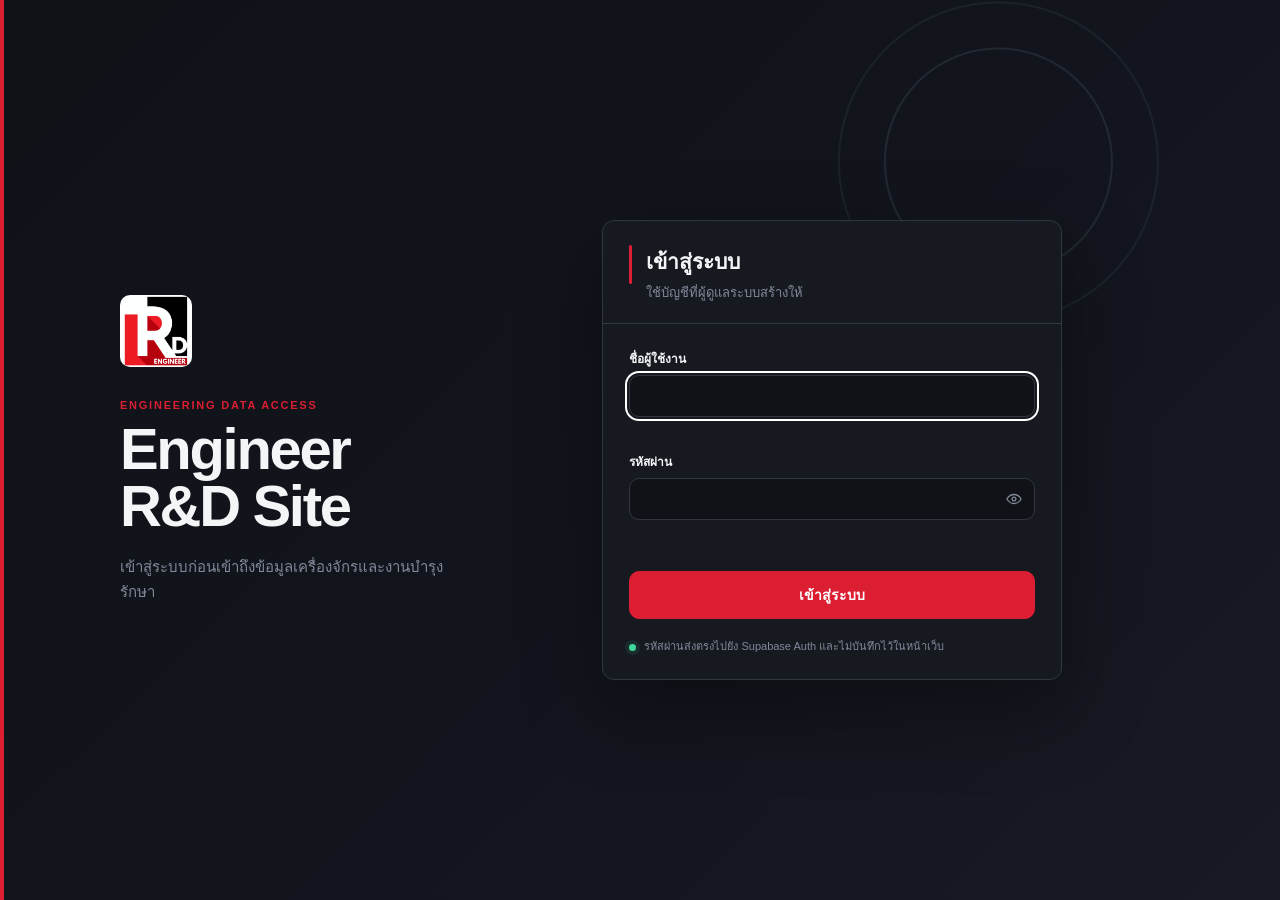
<file: machine-upper-zone.html>
<!doctype html>
<html lang="th" data-auth-state="pending">
  <head>
    <meta charset="UTF-8" />
    <meta name="viewport" content="width=device-width, initial-scale=1.0" />
    <meta name="theme-color" content="#111319" />
    <meta name="referrer" content="no-referrer" />
    <meta http-equiv="Content-Security-Policy" content="default-src 'self'; img-src 'self' data: https:; style-src 'self'; script-src 'self'; connect-src https://nrjdjwyiglniidcclilf.supabase.co https://script.google.com https://script.googleusercontent.com; object-src 'none'; base-uri 'self'; form-action 'self'" />
    <title>เครื่องจักรโซนบน | Engineer R&amp;D Site</title>
    <link rel="stylesheet" href="styles.css" />
    <script src="auth-config.js"></script>
    <script src="auth-guard.js"></script>
  </head>
  <body data-page="machine-upper-zone">
    <!--
      THESIS: A machine-zone workspace that makes the location and the future machine register immediately legible, without inventing operational records.
      OWN-WORLD: The existing Engineering Signal Rail: charcoal operational planes, precise steel dividers, white system type, and signal red reserved for the active machine-data path.
      STORY: An engineer confirms they are in the lower zone, understands what will appear here, and has a clear structure ready for real equipment data.
      FIRST VIEWPORT: The established navigation rail holds an open Machine Data lane; a simple zone title leads into one bordered machine register with a quiet, centered empty state.
      FORM: Established operating workspace extension, directly shaped from the scoped request; seed: direct-brief.
      FINISH: unreviewed and undocumented is unfinished; this build ends with the finish review, the verdict, DESIGN.md, and every shipping raster carrying its provenance
    -->
    <div class="app-shell" id="app-shell">
      <aside class="sidebar" id="sidebar-mount" aria-label="แถบนำทาง">
        <div class="sidebar-top">
          <div class="brand-mark">
            <img class="brand-logo" src="assets/RDLOGO.png" alt="R&amp;D Engineer" />
            <span class="brand-title">Engineer R&amp;D Site</span>
          </div>
        </div>

        <div class="sidebar-menu">
          <p class="nav-section">Engineering Data</p>
          <nav class="navigation" aria-label="เมนูหลัก">
            <a class="nav-main" href="index.html" aria-label="Main">
              <svg class="nav-icon" viewBox="0 0 24 24" aria-hidden="true"><path d="m4 11 8-7 8 7v9H4z" /><path d="M9.5 20v-5h5v5" /></svg>
              <span class="nav-label">Main</span>
            </a>
            <div class="nav-group">
              <button class="nav-disclosure is-current" type="button" aria-expanded="true" aria-controls="machine-menu" aria-label="ข้อมูลเครื่องจักร">
                <svg class="nav-icon" viewBox="0 0 24 24" aria-hidden="true"><path d="M4 20V5" /><path d="M4 20h17" /><path d="M8 17v-5" /><path d="M12.5 17V8" /><path d="M17 17v-9" /><path d="M21 17v-3" /></svg>
                <span class="nav-label">ข้อมูลเครื่องจักร</span>
                <svg class="chevron" viewBox="0 0 20 20" aria-hidden="true"><path d="m5.5 7.5 4.5 4.5 4.5-4.5" /></svg>
              </button>
              <div class="submenu" id="machine-menu">
                <div class="submenu-list">
                  <a class="submenu-link" href="machine-lower-zone.html">โซนล่าง</a>
                  <a class="submenu-link is-current" href="#machine-workspace" aria-current="page">โซนบน</a>
                  <span class="submenu-link is-disabled" aria-disabled="true">บันทึกเครื่องจักร</span>
                  <span class="submenu-link is-disabled" aria-disabled="true">อื่นๆ</span>
                </div>
              </div>
            </div>
            <div class="nav-group">
              <button class="nav-disclosure" type="button" aria-expanded="false" aria-controls="parts-menu" aria-label="อะไหล่เครื่องจักร">
                <svg class="nav-icon" viewBox="0 0 24 24" aria-hidden="true"><circle cx="12" cy="12" r="8" /><path d="M12 7v5l3.5 2" /></svg>
                <span class="nav-label">อะไหล่เครื่องจักร</span>
                <svg class="chevron" viewBox="0 0 20 20" aria-hidden="true"><path d="m5.5 7.5 4.5 4.5 4.5-4.5" /></svg>
              </button>
              <div class="submenu" id="parts-menu" hidden><div class="submenu-empty" aria-hidden="true"></div></div>
            </div>
            <div class="nav-group">
              <button class="nav-disclosure" type="button" aria-expanded="false" aria-controls="pm-menu" aria-label="Preventive Maintenance">
                <svg class="nav-icon" viewBox="0 0 24 24" aria-hidden="true"><rect x="4" y="5" width="16" height="15" rx="2" /><path d="M8 9h8M8 13h2m3 0h3M8 17h2m3 0h3" /></svg>
                <span class="nav-label">Preventive Maintenance</span>
                <svg class="chevron" viewBox="0 0 20 20" aria-hidden="true"><path d="m5.5 7.5 4.5 4.5 4.5-4.5" /></svg>
              </button>
              <div class="submenu" id="pm-menu" hidden><div class="submenu-empty" aria-hidden="true"></div></div>
            </div>
            <div class="nav-group">
              <button class="nav-disclosure" type="button" aria-expanded="false" aria-controls="breakdown-menu" aria-label="Break Down">
                <svg class="nav-icon nav-icon-breakdown" viewBox="0 0 24 24" aria-hidden="true"><path d="M12 3 2.8 20h18.4L12 3Z" /><path d="M12 9v5m0 3h.01" /></svg>
                <span class="nav-label">Break Down</span>
                <svg class="chevron" viewBox="0 0 20 20" aria-hidden="true"><path d="m5.5 7.5 4.5 4.5 4.5-4.5" /></svg>
              </button>
              <div class="submenu" id="breakdown-menu" hidden><div class="submenu-list"><a class="submenu-link" href="machine-breakdown.html">แจ้งเหตุขัดข้อง</a><a class="submenu-link" href="machine-breakdown-repair.html">ใบงานซ่อม</a><a class="submenu-link" href="machine-breakdown-inspection.html">ตรวจรับและปิดงาน</a><a class="submenu-link" href="machine-breakdown-analysis.html">รายงานและวิเคราะห์</a></div></div>
            </div>
            <div class="nav-group">
              <button class="nav-disclosure" type="button" aria-expanded="false" aria-controls="settings-menu" aria-label="การตั้งค่า">
                <svg class="nav-icon nav-icon-settings" viewBox="0 0 24 24" aria-hidden="true"><path d="M4 7h10M18 7h2M4 17h2M10 17h10" /><circle cx="16" cy="7" r="2" /><circle cx="8" cy="17" r="2" /></svg>
                <span class="nav-label">การตั้งค่า</span>
                <svg class="chevron" viewBox="0 0 20 20" aria-hidden="true"><path d="m5.5 7.5 4.5 4.5 4.5-4.5" /></svg>
              </button>
              <div class="submenu" id="settings-menu" hidden><div class="submenu-list"><a class="submenu-link" href="user-management.html">จัดการผู้ใช้งาน</a><span class="submenu-link is-disabled" aria-disabled="true">ตั้งค่าระบบ</span></div></div>
            </div>
          </nav>
        </div>

        <footer class="sidebar-foot">
          <span class="status-kicker">Engineer Dashboard</span>
          <strong>Engineer R&amp;D Site</strong>
          <button class="toggle-button" id="sidebar-toggle" type="button" aria-expanded="true" aria-label="ย่อแถบนำทาง" title="ย่อแถบนำทาง">
            <svg viewBox="0 0 24 24" aria-hidden="true"><path d="M14.5 5.5 8 12l6.5 6.5M9 12h9" /></svg>
          </button>
        </footer>
      </aside>

      <main class="workspace" id="machine-workspace" aria-label="ข้อมูลเครื่องจักรโซนบน">
        <div class="workspace-line workspace-line-top" aria-hidden="true"></div>
        <div class="workspace-line workspace-line-bottom" aria-hidden="true"></div>
        <button class="theme-toggle" id="theme-toggle" type="button" aria-pressed="false" aria-label="เปลี่ยนเป็นโหมดสว่าง" title="เปลี่ยนเป็นโหมดสว่าง">
          <svg class="theme-icon icon-sun" viewBox="0 0 24 24" aria-hidden="true"><circle cx="12" cy="12" r="4" /><path d="M12 2v2M12 20v2M4.93 4.93l1.41 1.41M17.66 17.66l1.41 1.41M2 12h2M20 12h2M4.93 19.07l1.41-1.41M17.66 6.34l1.41-1.41" /></svg>
          <svg class="theme-icon icon-moon" viewBox="0 0 24 24" aria-hidden="true"><path d="M20 15.2A8.6 8.6 0 0 1 8.8 4 8.6 8.6 0 1 0 20 15.2Z" /></svg>
        </button>

        <div class="dashboard-content machine-page">
          <header class="dashboard-heading">
            <h1>เครื่องจักรโซนบน</h1>
            <p>พื้นที่สำหรับแสดง ติดตาม และเข้าถึงข้อมูลเครื่องจักรที่ติดตั้งในโซนบน</p>
          </header>

          <section class="machine-canvas" aria-labelledby="upper-zone-heading">
            <div class="machine-canvas-heading">
              <div>
                <h2 id="upper-zone-heading">รายการเครื่องจักร</h2>
                <p>ข้อมูลเครื่องจักรล่าสุดจาก Google Sheets</p>
              </div>
              <svg class="machine-canvas-icon" viewBox="0 0 24 24" aria-hidden="true"><path d="M4 20V5" /><path d="M4 20h17" /><path d="M8 17v-5" /><path d="M12.5 17V8" /><path d="M17 17v-9" /><path d="M21 17v-3" /></svg>
            </div>

            <div class="machine-list-toolbar">
              <label class="machine-search">
                <span class="sr-only">ค้นหาเครื่องจักร</span>
                <svg viewBox="0 0 24 24" aria-hidden="true"><circle cx="10.8" cy="10.8" r="5.8" /><path d="m15.2 15.2 4 4" /></svg>
                <input id="machine-search" type="search" placeholder="ค้นหาชื่อหรือรหัสเครื่องจักร" autocomplete="off" />
              </label>
              <label class="machine-filter">
                <span>สถานะ</span>
                <select id="machine-status-filter">
                  <option value="all">ทุกสถานะ</option>
                  <option value="running">กำลังทำงาน</option>
                  <option value="stopped">หยุด</option>
                  <option value="maintenance">ซ่อมบำรุง</option>
                  <option value="breakdown">ขัดข้อง</option>
                </select>
              </label>
              <p class="sr-only" id="machine-result-status" aria-live="polite">กำลังโหลดข้อมูลเครื่องจักร</p>
            </div>

            <div class="machine-workbench is-loading" id="machine-workbench">
              <div class="machine-list-pane">
                <p class="machine-list-note">รายการแบบกระชับ; ข้อมูลเชิงลึกจะแสดงในแผงด้านขวา</p>
            <div class="machine-table-wrap">
              <table class="machine-table">
                <caption>ข้อมูลเครื่องจักรจากระบบบันทึกข้อมูล</caption>
                <thead>
                  <tr><th scope="col">เครื่องจักร</th><th scope="col">ตำแหน่ง</th><th scope="col">ประเภท</th><th scope="col">สถานะ</th><th scope="col">ทีมดูแล</th><th scope="col">อัปเดตล่าสุด</th></tr>
                </thead>
                <tbody id="machine-table-body">
                  <tr class="machine-loading-row"><td colspan="6">กำลังโหลดข้อมูลเครื่องจักร…</td></tr>
                </tbody>
              </table>
              <p class="machine-no-results" id="machine-no-results" hidden>ไม่พบเครื่องจักรตามเงื่อนไขที่เลือก</p>
              <div class="machine-load-state" id="machine-load-state" role="status" aria-live="polite" hidden>
                <p></p>
                <button type="button" id="machine-retry" hidden>ลองเชื่อมต่ออีกครั้ง</button>
              </div>
            </div>
                <nav class="machine-pagination" aria-label="หน้ารายการเครื่องจักร">
                  <span id="machine-pagination-summary">กำลังโหลดข้อมูล</span>
                  <div><button id="machine-page-previous" type="button" disabled>ก่อนหน้า</button><button id="machine-page-next" type="button" disabled>ถัดไป</button></div>
                </nav>
              </div>

            <div class="machine-detail-layout" id="machine-detail" aria-live="polite" hidden>
              <div class="machine-detail-heading">
                <div><h2>รายละเอียดเครื่องจักร</h2><p>เลือกเครื่องจักรจากรายการเพื่อดูข้อมูลที่เกี่ยวข้อง</p></div>
                <span class="example-note">ข้อมูลจาก Google Sheets</span>
              </div>
              <div class="machine-tabs" role="tablist" aria-label="หมวดข้อมูลเครื่องจักร">
                <button id="tab-overview" class="machine-tab is-active" type="button" role="tab" aria-selected="true" aria-controls="panel-overview">ภาพรวม</button>
                <button id="tab-maintenance" class="machine-tab" type="button" role="tab" aria-selected="false" aria-controls="panel-maintenance" tabindex="-1">PM และประวัติ</button>
                <button id="tab-breakdown" class="machine-tab" type="button" role="tab" aria-selected="false" aria-controls="panel-breakdown" tabindex="-1">Breakdown</button>
                <button id="tab-parts" class="machine-tab" type="button" role="tab" aria-selected="false" aria-controls="panel-parts" tabindex="-1">อะไหล่</button>
                <button id="tab-documents" class="machine-tab" type="button" role="tab" aria-selected="false" aria-controls="panel-documents" tabindex="-1">เอกสาร</button>
              </div>

              <section id="panel-overview" class="machine-tab-panel" role="tabpanel" aria-labelledby="tab-overview" tabindex="0">
                <div class="machine-detail-summary">
                <figure class="machine-photo">
                  <div class="machine-photo-media" id="detail-image-media" aria-hidden="true"></div>
                  <figcaption id="detail-image-caption">ไม่มีรูปภาพเครื่องจักร</figcaption>
                </figure>
                <dl class="machine-detail-grid">
                  <div class="machine-detail-item machine-detail-item-wide">
                    <dt>ชื่อเครื่องจักร</dt>
                    <dd id="detail-name">—</dd>
                  </div>
                  <div class="machine-detail-item machine-detail-item-left">
                    <dt>โซนและตำแหน่งติดตั้ง</dt>
                    <dd id="detail-location">—</dd>
                  </div>
                  <div class="machine-detail-item machine-detail-item-right">
                    <dt>ประเภทเครื่องจักร</dt>
                    <dd id="detail-type">—</dd>
                  </div>
                  <div class="machine-detail-item machine-detail-item-left">
                    <dt>สถานะปัจจุบัน</dt>
                    <dd id="detail-status">—</dd>
                  </div>
                  <div class="machine-detail-item machine-detail-item-right">
                    <dt>ผู้รับผิดชอบ / ทีมดูแล</dt>
                    <dd id="detail-team">—</dd>
                  </div>
                  <div class="machine-detail-item machine-detail-item-wide">
                    <dt>อัปเดตข้อมูลล่าสุด</dt>
                    <dd id="detail-updated">—</dd>
                  </div>
                </dl>
              </div>

                <div class="machine-maintenance-grid">
                  <section class="maintenance-block" aria-labelledby="next-maintenance-heading">
                    <h3 id="next-maintenance-heading">การบำรุงรักษาครั้งถัดไป</h3>
                    <p id="detail-next-maintenance">ดูข้อมูลในหน้า Preventive Maintenance</p>
                  </section>
                  <section class="maintenance-block" aria-labelledby="maintenance-history-heading">
                    <h3 id="maintenance-history-heading">ประวัติการบำรุงรักษาและ Breakdown</h3>
                    <p id="detail-history">ดูข้อมูลในหน้าประวัติการซ่อมและ Breakdown</p>
                  </section>
                </div>
              </section>

              <section id="panel-maintenance" class="machine-tab-panel" role="tabpanel" aria-labelledby="tab-maintenance" tabindex="0" hidden>
                <div class="tab-panel-heading"><h3>PM และประวัติการบำรุงรักษา</h3><p>ติดตามงานที่จะถึงและรายการบำรุงรักษาที่ดำเนินการแล้ว</p></div>
                <div class="tab-record-list">
                  <article><span>PM ครั้งถัดไป</span><strong id="maintenance-next">ตรวจเช็กระบบไฮดรอลิก · 22 ส.ค. 2569</strong></article>
                  <article><span>บันทึกล่าสุด</span><strong id="maintenance-history">PM รายเดือนล่าสุด · 22 ก.ค. 2569</strong></article>
                </div>
              </section>

              <section id="panel-breakdown" class="machine-tab-panel" role="tabpanel" aria-labelledby="tab-breakdown" tabindex="0" hidden>
                <div class="tab-panel-heading"><h3>ประวัติ Breakdown</h3><p>บันทึกอาการ สาเหตุ วิธีแก้ไข และระยะเวลาหยุดเครื่อง</p></div>
                <div class="tab-empty-state"><p id="breakdown-summary">ตัวอย่าง: ยังไม่พบ Breakdown ที่เปิดอยู่</p><span>เมื่อเชื่อมข้อมูลจริง รายละเอียดเหตุขัดข้องจะแสดงในส่วนนี้</span></div>
              </section>

              <section id="panel-parts" class="machine-tab-panel" role="tabpanel" aria-labelledby="tab-parts" tabindex="0" hidden>
                <div class="tab-panel-heading"><h3>อะไหล่ของเครื่องจักร</h3><p>ยอดคงเหลืออยู่ในระบบคลังและอ่านได้อย่างเดียว</p></div>
                <div class="tab-empty-state"><p id="machine-parts-context">เลือกเครื่องจักรเพื่อดูอะไหล่ที่ใช้ร่วมกัน</p><a class="machine-parts-link" id="machine-parts-link" href="spare-parts.html" hidden>เปิดรายการอะไหล่ของเครื่องนี้</a><span id="machine-parts-pending">รอเปิด API ระบบคลังสำหรับเว็บ R&amp;D</span></div>
              </section>

              <section id="panel-documents" class="machine-tab-panel" role="tabpanel" aria-labelledby="tab-documents" tabindex="0" hidden>
                <div class="tab-panel-heading"><h3>เอกสารที่เกี่ยวข้อง</h3><p>รวมคู่มือ, SOP, แบบแปลน และรายงานตรวจสอบ</p></div>
                <div class="tab-empty-state"><p>ยังไม่มีเอกสารแนบ</p><span>เมื่อมีเอกสาร สามารถแสดงลิงก์หรือไฟล์ดาวน์โหลดได้ที่นี่</span></div>
              </section>
            </div>
            </div>
          </section>
        </div>
      </main>
    </div>
    <script src="navigation.js"></script>
    <script src="app.js"></script>
  </body>
</html>
</file>
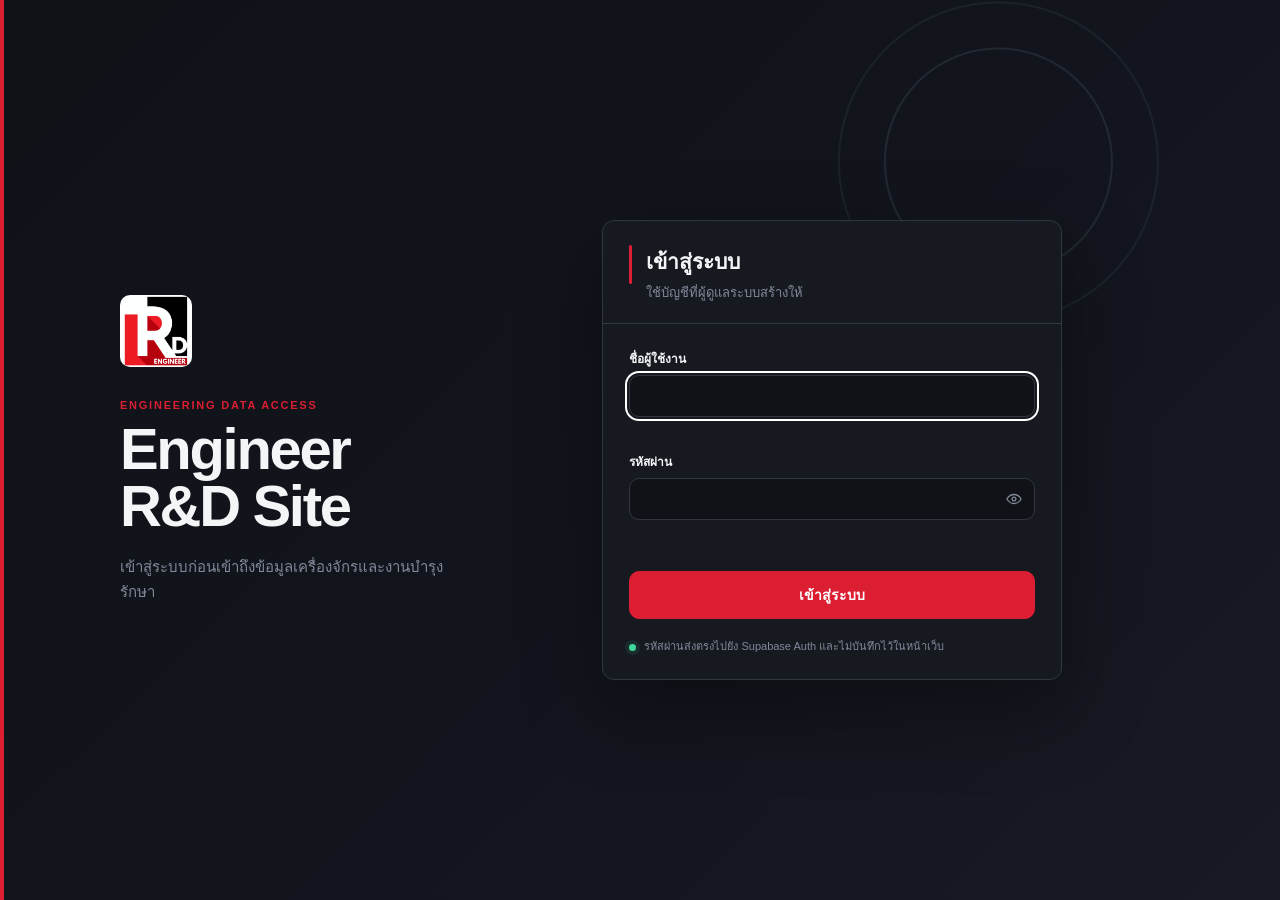
<file: pm-work-order.html>
<!doctype html>
<html lang="th" data-auth-state="pending">
  <head>
    <meta charset="UTF-8" />
    <meta name="viewport" content="width=device-width, initial-scale=1" />
    <meta name="referrer" content="no-referrer" />
    <meta name="theme-color" content="#101218" />
    <meta http-equiv="Content-Security-Policy" content="default-src 'self'; img-src 'self' data: https:; style-src 'self'; script-src 'self'; connect-src https://nrjdjwyiglniidcclilf.supabase.co https://script.google.com https://script.googleusercontent.com; object-src 'none'; base-uri 'self'; form-action 'self'" />
    <title>ใบงาน PM | Engineer R&amp;D Site</title>
    <link rel="stylesheet" href="styles.css" />
    <link rel="stylesheet" href="pm-v2.css" />
    <script src="auth-config.js"></script>
    <script src="auth-guard.js"></script>
  </head>
  <body data-page="preventive-maintenance">
    <div class="app-shell" id="app-shell">
      <aside class="sidebar" id="sidebar-mount" aria-label="แถบนำทาง"></aside>
      <main class="workspace pm-workspace" aria-labelledby="wo-title">
        <div class="dashboard-content pm-v2-page">
          <a class="pm-v2-back" href="preventive-maintenance.html">กลับรายการ PM</a>
          <header class="pm-v2-header"><div><h1 id="wo-title">ใบงาน PM</h1><p id="wo-subtitle">กำลังโหลดรายละเอียด…</p></div><span id="wo-status" class="pm-v2-status"></span></header>
          <div id="wo-message" class="pm-v2-message" role="status" aria-live="polite"></div>
          <button id="wo-reload" class="pm-v2-button pm-v2-secondary" type="button">โหลดข้อมูลล่าสุด</button>
          <ol id="wo-steps" class="pm-v2-steps" aria-label="ขั้นตอนของใบงาน"></ol>
          <form id="wo-form" hidden novalidate>
            <section class="pm-v2-panel" aria-labelledby="wo-plan-heading">
              <div class="pm-v2-panel-heading"><div><h2 id="wo-plan-heading">แผนงานและผู้รับผิดชอบ</h2><p id="wo-due"></p></div></div>
              <fieldset id="wo-plan" class="pm-v2-form-grid"></fieldset>
            </section>
            <section class="pm-v2-panel" aria-labelledby="wo-items-heading">
              <div class="pm-v2-panel-heading"><div><h2 id="wo-items-heading">รายการตรวจเช็ก</h2><p id="wo-progress"></p></div></div>
              <div id="wo-items"></div>
            </section>
            <section class="pm-v2-panel" aria-labelledby="wo-time-heading">
              <div class="pm-v2-panel-heading"><div><h2 id="wo-time-heading">เวลาปฏิบัติงานและหยุดเครื่อง</h2><p>เวลาประเทศไทย · เวลางานเสร็จและเวลาเดินเครื่องใหม่บันทึกแยกกัน</p></div></div>
              <fieldset id="wo-times" class="pm-v2-form-grid"></fieldset>
              <div id="wo-session-summary" class="pm-v2-section-body"></div>
            </section>
            <section class="pm-v2-panel" aria-labelledby="wo-parts-heading">
              <div class="pm-v2-panel-heading"><div><h2 id="wo-parts-heading">อะไหล่ที่ใช้ในใบงาน</h2><p>จำนวนจองที่บันทึกในใบงาน ยังไม่ได้ล็อกยอดในระบบคลัง</p></div><button type="button" id="wo-add-part" class="pm-v2-button pm-v2-secondary">เพิ่มอะไหล่</button></div>
              <div class="pm-v2-table-wrap" tabindex="0" aria-label="รายการและจำนวนอะไหล่"><table class="pm-v2-table pm-v2-parts-table"><thead><tr><th>อะไหล่ / หน่วย</th><th>วางแผน</th><th>จอง</th><th>เบิก</th><th>ใช้จริง</th><th>คืน</th><th>คงค้าง</th></tr></thead><tbody id="wo-parts"></tbody></table></div>
            </section>
            <section class="pm-v2-panel" aria-labelledby="wo-photos-heading">
              <div class="pm-v2-panel-heading"><div><h2 id="wo-photos-heading">รูปก่อน–หลังและหลักฐาน</h2><p>ใช้ลิงก์ HTTPS หรือ Google Drive ที่ผู้ตรวจรับเปิดได้</p></div><button type="button" id="wo-add-photo" class="pm-v2-button pm-v2-secondary">เพิ่มหลักฐาน</button></div>
              <div id="wo-photos" class="pm-v2-photo-list"></div>
            </section>
            <section class="pm-v2-panel" aria-labelledby="wo-notes-heading"><div class="pm-v2-panel-heading"><h2 id="wo-notes-heading">หมายเหตุและการตรวจรับ</h2></div><div class="pm-v2-form-grid"><label class="pm-v2-field pm-v2-wide">หมายเหตุการปฏิบัติงาน<textarea id="wo-notes" rows="3" maxlength="3000"></textarea></label><label id="wo-comments-label" class="pm-v2-field pm-v2-wide">ความเห็น / เหตุผลส่งกลับ เลื่อน หรือยกเลิก<textarea id="wo-comments" rows="3" maxlength="2000"></textarea></label></div></section>
            <section class="pm-v2-panel" aria-labelledby="wo-history-heading"><div class="pm-v2-panel-heading"><h2 id="wo-history-heading">ประวัติการดำเนินงาน</h2></div><ol id="wo-events" class="pm-v2-history"></ol></section>
            <footer class="pm-v2-savebar"><span id="wo-save-state" role="status">ยังไม่มีการแก้ไข</span><div id="wo-actions" class="pm-v2-actions"></div></footer>
          </form>
        </div>
      </main>
    </div>
    <script src="navigation.js"></script><script src="app.js"></script><script src="pm-common.js"></script><script src="pm-work-order.js"></script>
  </body>
</html>
</file>
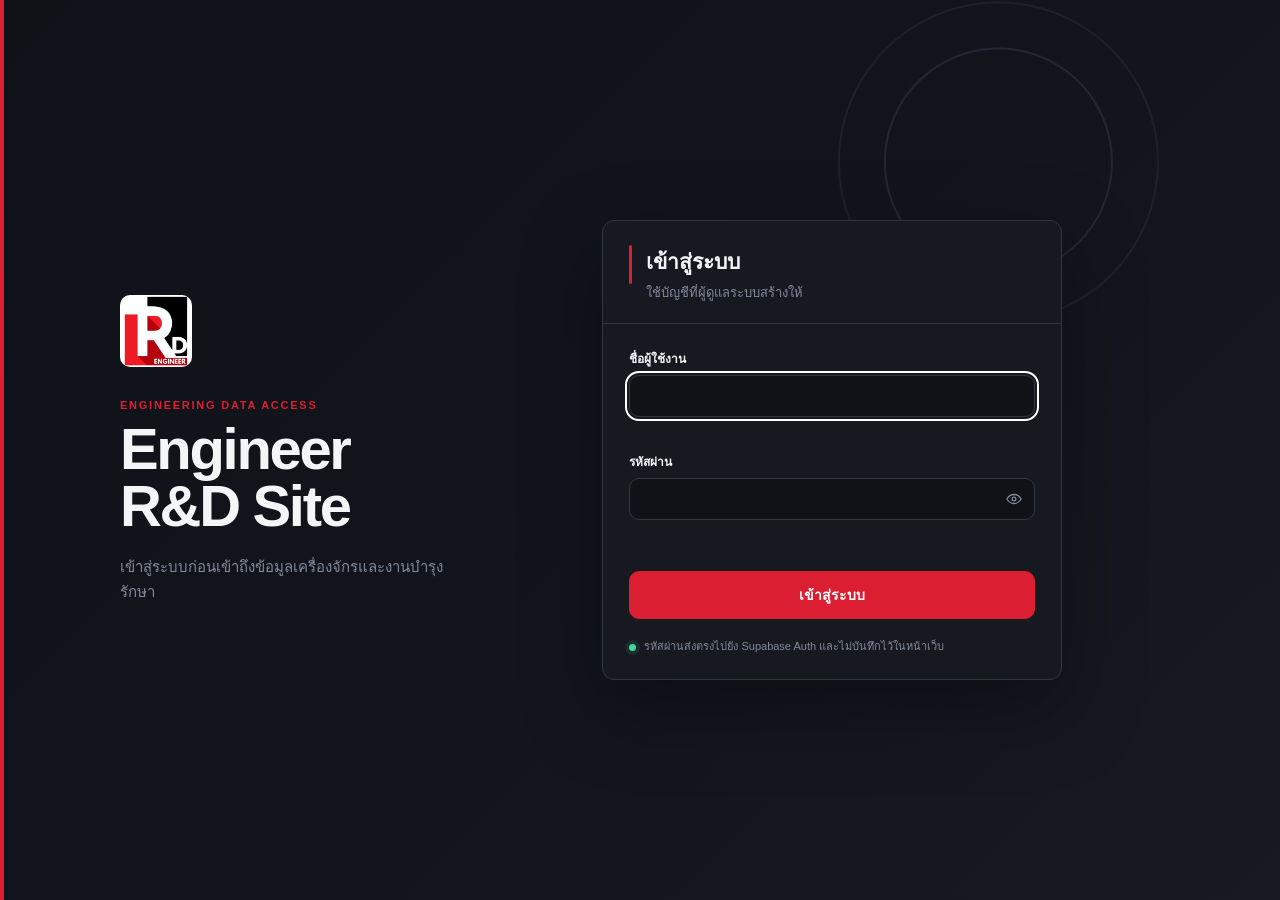
<file: preventive-maintenance.html>
<!doctype html>
<html lang="th" data-auth-state="pending">
<head>
  <meta charset="UTF-8" /><meta name="viewport" content="width=device-width, initial-scale=1.0" /><meta name="theme-color" content="#111319" /><meta name="referrer" content="no-referrer" />
  <meta http-equiv="Content-Security-Policy" content="default-src 'self'; img-src 'self' data: https:; style-src 'self'; script-src 'self'; connect-src https://nrjdjwyiglniidcclilf.supabase.co https://script.google.com https://script.googleusercontent.com; object-src 'none'; base-uri 'self'; form-action 'self'" />
  <title>Preventive Maintenance | Engineer R&amp;D Site</title>
  <link rel="stylesheet" href="styles.css" /><link rel="stylesheet" href="pm-v2.css" /><script src="auth-config.js"></script><script src="auth-guard.js"></script>
</head>
<body data-page="preventive-maintenance">
<div class="app-shell" id="app-shell">
  <aside class="sidebar" id="sidebar-mount" aria-label="แถบนำทาง"></aside>
  <main class="workspace pm-workspace" aria-labelledby="pm-page-title">
    <div class="dashboard-content pm-page pm-v2-page">
      <header class="pm-v2-header"><div><h1 id="pm-page-title">Preventive Maintenance</h1><p id="pm-overview-description">แผนเครื่องจักรและใบงาน ตั้งแต่เตรียมงานจนตรวจรับ</p></div><div class="pm-v2-actions"><span id="pm-role-indicator" class="pm-role-indicator"></span><button type="button" id="pm-plan-jump" class="pm-v2-button" hidden>จัดแผน PM</button></div></header>
      <p id="pm-load-message" class="pm-v2-message" role="status" aria-live="polite">กำลังโหลดแผนและใบงาน PM…</p><button type="button" id="pm-retry" class="pm-v2-button secondary" hidden>ลองโหลดอีกครั้ง</button>
      <section id="pm-setup" class="pm-v2-panel" aria-labelledby="pm-setup-title" hidden>
        <div class="pm-v2-panel-heading"><div><h2 id="pm-setup-title">ซิงก์ทะเบียนแผน PM</h2><p>ตรวจรายการเพิ่มใหม่และรายการที่แก้ไขจาก Google Sheets ก่อนสำรองและอัปเดตทะเบียน</p></div></div>
        <div class="pm-v2-actions"><button type="button" id="pm-setup-preview" class="pm-v2-button secondary">ตรวจข้อมูลใหม่จาก Google Sheets</button><button type="button" id="pm-setup-apply" class="pm-v2-button" hidden>สำรองและซิงก์ทะเบียน</button></div>
        <div id="pm-setup-report" class="pm-v2-message" role="status" aria-live="polite"></div>
      </section>
      <div id="pm-summary" class="pm-v2-summary" aria-label="เลือกงานที่ต้องติดตาม"></div>
      <section class="pm-v2-panel" aria-label="ค้นหาและกรอง PM"><div class="pm-v2-filters">
        <label class="pm-v2-field">ค้นหาเครื่องจักร / เลขใบงาน<input id="pm-search" type="search" placeholder="ชื่อ รหัสเครื่อง หรือเลขใบงาน" /></label>
        <label class="pm-v2-field">พื้นที่<select id="pm-zone-filter"><option value="">ทุกพื้นที่</option></select></label>
        <label class="pm-v2-field">กำหนด PM ตั้งแต่<input id="pm-date-from" type="date" /></label><label class="pm-v2-field">ถึง<input id="pm-date-to" type="date" /></label>
        <label class="pm-v2-field">สถานะใบงาน<select id="pm-status-filter"><option value="">ทุกสถานะ</option><option value="PLANNING">กำลังวางแผน</option><option value="WAITING_PARTS">รออะไหล่</option><option value="READY">พร้อมดำเนินการ</option><option value="IN_PROGRESS">กำลังดำเนินการ</option><option value="PENDING_INSPECTION">รอตรวจรับ</option><option value="REWORK">ต้องแก้ไข</option><option value="CLOSED">ปิดงาน</option><option value="POSTPONED">เลื่อนงาน</option><option value="CANCELLED">ยกเลิก</option></select></label>
        <button type="button" id="pm-clear-filters" class="pm-v2-button secondary">ล้างตัวกรอง</button>
      </div></section>
      <nav id="pm-view-tabs" class="pm-v2-tabs" aria-label="มุมมอง PM"><button type="button" data-view="mine" aria-pressed="false">งานของฉัน</button><button type="button" data-view="all" aria-pressed="true">งานทั้งหมด</button><button type="button" data-view="plans" aria-pressed="false">แผนตามเครื่อง</button><button type="button" data-view="history" aria-pressed="false">ประวัติ</button></nav>
      <section id="pm-work-section" class="pm-v2-panel" aria-labelledby="pm-work-title">
        <div class="pm-v2-panel-heading"><div><h2 id="pm-work-title">งานที่ต้องดำเนินการ</h2><p id="pm-work-description">กำหนด PM และวันนัดทำงานแสดงแยกกัน</p></div></div>
        <div class="pm-v2-table-wrap" tabindex="0" aria-label="ตารางใบงาน PM เลื่อนแนวนอนได้"><table class="pm-v2-table"><caption class="sr-only">ใบงาน PM และขั้นตอนถัดไป</caption><thead><tr><th scope="col">เครื่องจักร / ใบงาน</th><th scope="col">กำหนด PM / วันนัด</th><th scope="col">รายการตรวจ</th><th scope="col">อะไหล่</th><th scope="col">ผู้รับผิดชอบ</th><th scope="col">สถานะ / ทำต่อ</th></tr></thead><tbody id="pm-work-order-body"><tr><td colspan="6">กำลังโหลดใบงาน…</td></tr></tbody></table></div>
      </section>
      <section id="pm-plan-section" class="pm-v2-panel" aria-labelledby="pm-plan-title">
        <div class="pm-v2-panel-heading"><div><h2 id="pm-plan-title" tabindex="-1">แผน PM ตามเครื่องจักร</h2><p id="pm-records-description">กำลังโหลดทะเบียนแผน…</p></div><a href="https://docs.google.com/spreadsheets/d/1mbdIqA2GN-k50Kxvr53cy5IZ0su-LD31eRmztDqYPqs/edit" target="_blank" rel="noopener noreferrer">เปิดแผนต้นทางใน Google Sheets</a></div>
        <div class="pm-v2-toolbar"><label class="pm-v2-field">เครื่องจักร<select id="pm-machine-filter"><option value="">ทุกเครื่องจักร</option></select></label><label class="pm-v2-field">รอบ PM<select id="pm-interval-filter"><option value="">ทุกรอบ</option></select></label></div>
        <p id="pm-selection-help" class="pm-v2-muted">เลือกรายการของเครื่องเดียวกันเพื่อสร้างใบงานหนึ่งรอบ รายการที่ยังไม่ผูกเครื่องต้องกำหนดข้อมูลก่อน</p>
        <div id="pm-plan-groups" class="pm-plan-groups"><p class="pm-v2-empty">กำลังโหลดแผน PM…</p></div>
      </section>
      <section id="pm-plan-editor" class="pm-v2-panel" aria-labelledby="pm-editor-title" hidden>
        <div class="pm-v2-panel-heading"><div><h2 id="pm-editor-title">กำหนดข้อมูลแผน</h2><p id="pm-editor-description"></p></div><button type="button" id="pm-editor-close" class="pm-v2-button secondary">ปิด</button></div>
        <form id="pm-plan-form"><div class="pm-v2-form-grid"><label class="pm-v2-field">เครื่องจักรที่อ้างอิง<select name="machineId" required></select></label><label class="pm-v2-field">วันเริ่มนับรอบ<input type="date" name="baseDate" required /><small>ใช้วันจริงที่ Engineer ยืนยัน เช่น วันที่เริ่มใช้หรือวันที่ทำ PM ล่าสุด</small></label><label class="pm-v2-field">จำนวนรอบ<input type="number" name="intervalValue" min="1" step="1" required /></label><label class="pm-v2-field">หน่วยรอบ<select name="intervalUnit" required><option value="DAY">วัน</option><option value="WEEK">สัปดาห์</option><option value="MONTH">เดือน</option><option value="YEAR">ปี</option></select></label></div><div class="pm-v2-actions"><p id="pm-editor-message" class="pm-v2-message" role="status" aria-live="polite"></p><button type="submit" class="pm-v2-button">บันทึกข้อมูลแผน</button></div></form>
      </section>
    </div>
  </main>
</div>
<script src="navigation.js"></script><script src="app.js"></script><script src="pm-common.js"></script><script src="preventive-maintenance.js"></script>
</body>
</html>
</file>
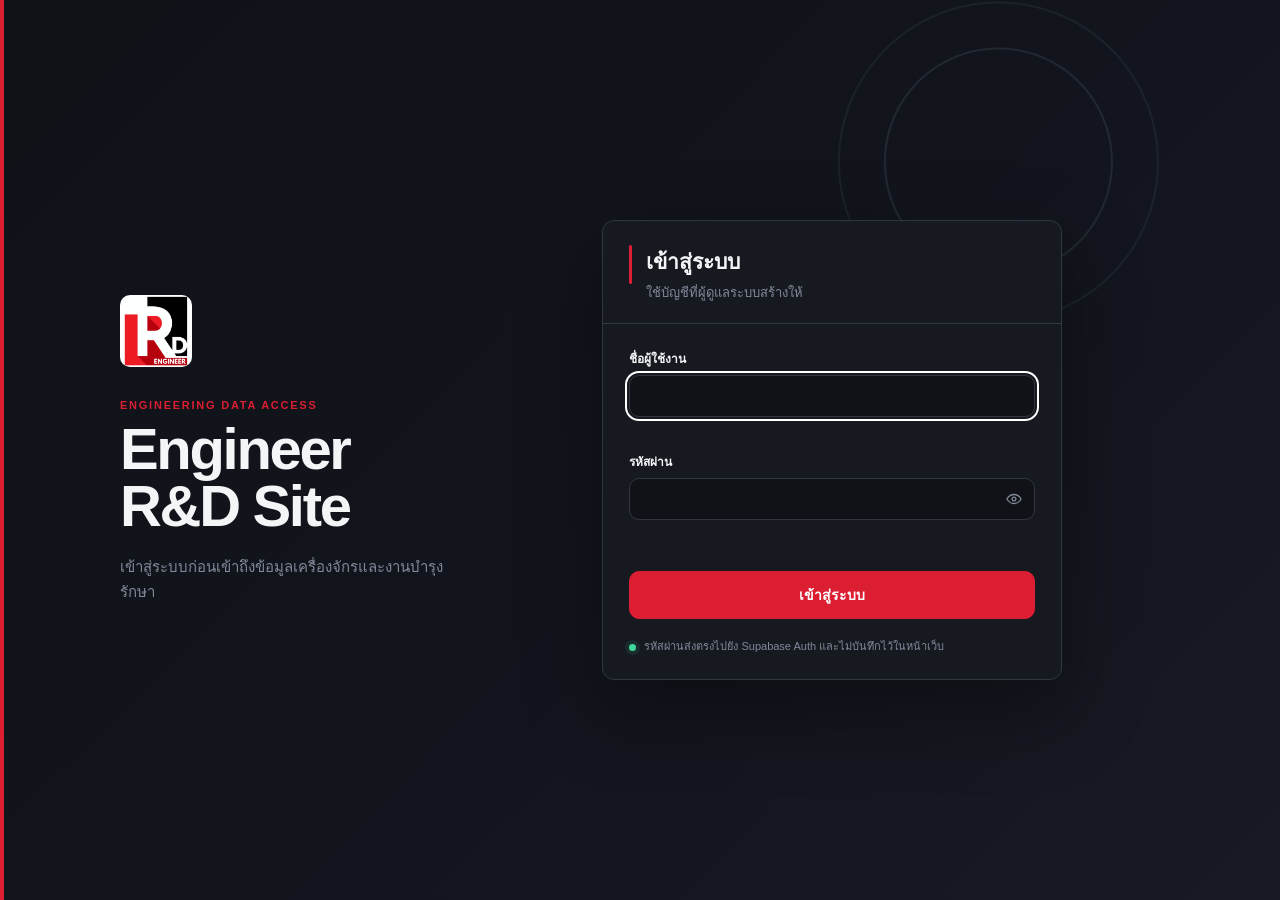
<file: spare-parts.html>
<!doctype html>
<html lang="th" data-auth-state="pending">
  <head>
    <meta charset="UTF-8" />
    <meta name="viewport" content="width=device-width, initial-scale=1.0" />
    <meta name="theme-color" content="#111319" />
    <meta name="referrer" content="no-referrer" />
    <meta http-equiv="Content-Security-Policy" content="default-src 'self'; img-src 'self' data: https:; style-src 'self'; script-src 'self'; connect-src https://nrjdjwyiglniidcclilf.supabase.co https://script.google.com https://script.googleusercontent.com https://requisition-consumables-api.requisition-rd.workers.dev; object-src 'none'; base-uri 'self'; form-action 'self'" />
    <title>อะไหล่เครื่องจักร | Engineer R&amp;D Site</title>
    <link rel="stylesheet" href="styles.css" />
    <link rel="stylesheet" href="spare-parts.css" />
    <script src="auth-config.js"></script>
    <script src="auth-guard.js"></script>
  </head>
  <body data-page="spare-parts">
    <div class="app-shell" id="app-shell">
      <aside class="sidebar" id="sidebar-mount" aria-label="แถบนำทาง"></aside>
      <main class="workspace spare-workspace" aria-labelledby="spare-title">
        <button class="theme-toggle" id="theme-toggle" type="button" aria-label="เปลี่ยนเป็นโหมดสว่าง" aria-pressed="false" title="เปลี่ยนเป็นโหมดสว่าง">
          <svg class="theme-icon icon-sun" viewBox="0 0 24 24" aria-hidden="true"><circle cx="12" cy="12" r="4" /><path d="M12 2v2M12 20v2M4.93 4.93l1.41 1.41M17.66 17.66l1.41 1.41M2 12h2M20 12h2M4.93 19.07l1.41-1.41M2 12h2M20 12h2" /></svg>
          <svg class="theme-icon icon-moon" viewBox="0 0 24 24" aria-hidden="true"><path d="M20 15.5A8.5 8.5 0 0 1 8.5 4 8.5 8.5 0 1 0 20 15.5Z" /></svg>
        </button>

        <div class="spare-page">
          <header class="spare-heading">
            <div>
              <h1 id="spare-title">อะไหล่เครื่องจักร</h1>
              <p>ค้นหาชิ้นส่วนที่ใช้กับเครื่องจักร และตรวจจำนวนคงเหลือจากระบบคลัง</p>
            </div>
            <span class="spare-readonly">อ่านอย่างเดียว · ไม่ตัดสต็อก</span>
          </header>

          <p class="spare-source" id="spare-source" role="status" aria-live="polite">กำลังตรวจสอบการเชื่อมต่อระบบคลัง…</p>

          <form class="spare-filters" id="spare-search-form" role="search">
            <label class="spare-field spare-search-field" for="spare-query">
              <span>ค้นหาอะไหล่</span>
              <input id="spare-query" type="search" maxlength="100" autocomplete="off" placeholder="เลขไอเท็ม ชื่อ หรือ Part No." />
            </label>
            <label class="spare-field" for="spare-machine">
              <span>เครื่องจักร</span>
              <select id="spare-machine" disabled><option value="">กำลังโหลดทะเบียนเครื่องจักร…</option></select>
            </label>
            <label class="spare-field spare-status-field" for="spare-status">
              <span>สถานะสต็อก</span>
              <select id="spare-status">
                <option value="">ทุกสถานะ</option>
                <option value="normal">ปกติ</option>
                <option value="low">ใกล้หมด</option>
                <option value="out">หมด</option>
              </select>
            </label>
            <button class="spare-search-button" type="submit">ค้นหา</button>
          </form>
          <p class="spare-filter-note">สถานะสต็อกกรองเฉพาะรายการที่โหลดแล้ว · ค้นหาและเครื่องจักรกรองจากระบบคลัง <button id="spare-machine-retry" type="button" hidden>ลองโหลดทะเบียนเครื่องจักรอีกครั้ง</button></p>
          <div class="spare-machine-context" id="spare-machine-context" hidden>
            <span id="spare-machine-context-text"></span>
            <button id="spare-clear-machine" type="button">ล้างตัวกรองเครื่องจักร</button>
          </div>

          <div class="spare-layout">
            <section class="spare-results" aria-labelledby="spare-results-title">
              <header class="spare-section-heading">
                <div><h2 id="spare-results-title">รายการอะไหล่</h2><p id="spare-results-summary">รอข้อมูลจากระบบคลัง</p></div>
                <time id="spare-generated-at"></time>
              </header>
              <div class="spare-list-head" aria-hidden="true"><span>รายการ / Part No.</span><span>สถานะ</span><span>คงเหลือ</span></div>
              <div class="spare-list-state" id="spare-list-state" role="status" aria-live="polite">
                <p id="spare-list-message">กำลังตรวจสอบการเชื่อมต่อ…</p>
                <button id="spare-retry" type="button" hidden>ลองโหลดอีกครั้ง</button>
              </div>
              <ul class="spare-list" id="spare-list" aria-label="รายการอะไหล่" hidden></ul>
              <div class="spare-list-footer"><button id="spare-load-more" type="button" hidden>โหลดรายการถัดไป</button></div>
            </section>

            <section class="spare-detail" id="spare-detail" aria-labelledby="spare-detail-title">
              <header class="spare-section-heading"><div><h2 id="spare-detail-title">รายละเอียดอะไหล่</h2><p>เลือกจากรายการเพื่อดูข้อมูลที่ระบบคลังยืนยัน</p></div></header>
              <p class="sr-only" id="spare-detail-announcement" role="status" aria-live="polite" aria-atomic="true"></p>
              <div class="spare-detail-state" id="spare-detail-state" role="status" aria-live="polite"><p id="spare-detail-message">ยังไม่ได้เลือกรายการ</p><button id="spare-detail-retry" type="button" hidden>ลองโหลดรายละเอียดอีกครั้ง</button></div>
              <div class="spare-detail-content" id="spare-detail-content" hidden>
                <div class="spare-detail-media"><img id="spare-detail-image" alt="" hidden /><span id="spare-image-fallback">ไม่มีรูปภาพอะไหล่</span></div>
                <div class="spare-detail-identity"><strong id="spare-detail-code"></strong><h3 id="spare-detail-name"></h3><p id="spare-detail-size"></p></div>
                <div class="spare-detail-stock"><span>คงเหลือในคลัง</span><strong id="spare-detail-quantity"></strong><span id="spare-detail-status" class="spare-stock-label"></span></div>
                <dl class="spare-detail-facts">
                  <div><dt>Part No.</dt><dd id="spare-detail-part-no"></dd></div>
                  <div><dt>หน่วย</dt><dd id="spare-detail-unit"></dd></div>
                  <div><dt>ขั้นต่ำ</dt><dd id="spare-detail-minimum"></dd></div>
                  <div><dt>หมวด</dt><dd id="spare-detail-category"></dd></div>
                  <div><dt>อัปเดตรายการ</dt><dd id="spare-detail-updated"></dd></div>
                </dl>
                <div class="spare-compatible"><h4>เครื่องจักรที่ใช้ร่วมกันได้</h4><ul id="spare-compatible-list"></ul></div>
              </div>
            </section>
          </div>
        </div>
      </main>
    </div>
    <script src="navigation.js"></script>
    <script src="app.js"></script>
    <script src="spare-parts.js"></script>
  </body>
</html>
</file>
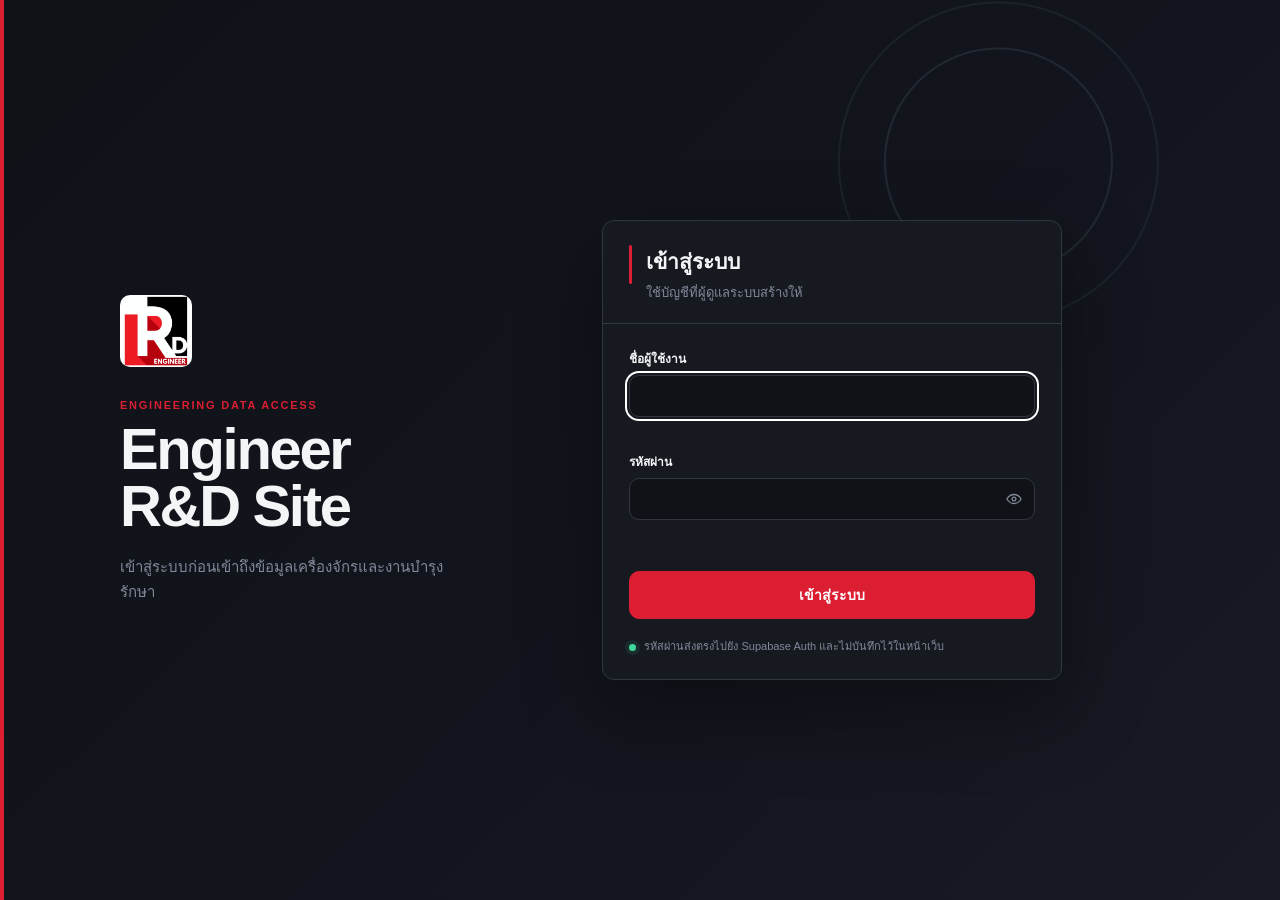
<file: system-settings.html>
<!doctype html>
<html lang="th" data-auth-state="pending">
  <head>
    <meta charset="UTF-8" />
    <meta name="viewport" content="width=device-width, initial-scale=1.0" />
    <meta name="theme-color" content="#111319" />
    <meta name="referrer" content="no-referrer" />
    <meta http-equiv="Content-Security-Policy" content="default-src 'self'; img-src 'self' data:; style-src 'self'; script-src 'self'; connect-src https://nrjdjwyiglniidcclilf.supabase.co https://script.google.com https://script.googleusercontent.com; object-src 'none'; base-uri 'self'; form-action 'self'" />
    <title>ตั้งค่าระบบ | Engineer R&amp;D Site</title>
    <link rel="stylesheet" href="styles.css" />
    <script src="auth-config.js"></script>
    <script src="auth-guard.js"></script>
  </head>
  <body data-page="system-settings">
    <div class="app-shell" id="app-shell">
      <aside class="sidebar" id="sidebar-mount" aria-label="แถบนำทาง"></aside>

      <main class="workspace" aria-label="หน้าตั้งค่าระบบ">
        <button class="theme-toggle" id="theme-toggle" type="button" aria-label="เปลี่ยนเป็นโหมดสว่าง" aria-pressed="false" title="เปลี่ยนเป็นโหมดสว่าง">
          <svg class="theme-icon icon-sun" viewBox="0 0 24 24" aria-hidden="true"><circle cx="12" cy="12" r="4" /><path d="M12 2v2M12 20v2M4.93 4.93l1.41 1.41M17.66 17.66l1.41 1.41M2 12h2M20 12h2M4.93 19.07l1.41-1.41M17.66 6.34l1.41-1.41" /></svg>
          <svg class="theme-icon icon-moon" viewBox="0 0 24 24" aria-hidden="true"><path d="M20 15.5A8.5 8.5 0 0 1 8.5 4 8.5 8.5 0 1 0 20 15.5Z" /></svg>
        </button>

        <div class="dashboard-content settings-page">
          <header class="dashboard-heading settings-page-heading">
            <div>
              <h1>ตั้งค่าระบบ</h1>
              <p>กำหนดเวอร์ชัน นโยบายการแจ้งเตือน ตรวจสถานะการเชื่อมต่อ และติดตามประวัติการเปลี่ยนแปลง</p>
            </div>
            <span class="settings-admin-badge">Admin only</span>
          </header>

          <section class="admin-auth-panel" id="settings-auth-view" aria-labelledby="settings-access-title">
            <div class="admin-auth-copy">
              <svg viewBox="0 0 24 24" aria-hidden="true"><path d="M12 3 5 6v5c0 4.6 2.8 8.1 7 10 4.2-1.9 7-5.4 7-10V6z" /><path d="m9 12 2 2 4-4" /></svg>
              <div><h2 id="settings-access-title">กำลังตรวจสอบสิทธิ์</h2><p id="settings-access-message">หน้านี้สงวนสิทธิ์สำหรับผู้ดูแลระบบ</p></div>
            </div>
          </section>

          <div class="settings-portal" id="settings-portal" hidden>
            <form id="system-settings-form">
              <section class="settings-section" aria-labelledby="general-settings-title">
                <header><div><h2 id="general-settings-title">ทั่วไป</h2><p>ข้อมูลระบุรุ่นที่แสดงในระบบและใช้ประกอบการตรวจสอบ Deployment</p></div></header>
                <div class="settings-form-grid settings-form-grid-single">
                  <label class="settings-field"><span>เวอร์ชันระบบ</span><input id="system-version" name="systemVersion" type="text" maxlength="40" pattern="[A-Za-z0-9][A-Za-z0-9._-]{0,39}" placeholder="1.0.0" required /><small>ใช้ตัวอักษร ตัวเลข จุด ขีดกลาง หรือขีดล่าง</small></label>
                </div>
              </section>

              <section class="settings-section" aria-labelledby="notification-settings-title">
                <header><div><h2 id="notification-settings-title">การแจ้งเตือน</h2><p>กำหนดเหตุการณ์ ผู้รับ ช่องทาง ความเร่งด่วน และการแจ้งเตือนซ้ำ</p></div></header>
                <div class="settings-toggle-list">
                  <label class="settings-toggle-row"><span><strong>เครื่องจักรขัดข้อง</strong><small>สร้างเหตุการณ์แจ้งเตือนเมื่อเครื่องจักรเปลี่ยนเป็นสถานะขัดข้อง</small></span><input id="breakdown-enabled" type="checkbox" /><i aria-hidden="true"></i></label>
                  <label class="settings-toggle-row"><span><strong>PM ใกล้ครบกำหนด</strong><small>แจ้งเตือนก่อนถึงกำหนดตามรอบ PM</small></span><input id="pm-upcoming-enabled" type="checkbox" /><i aria-hidden="true"></i></label>
                  <label class="settings-toggle-row"><span><strong>PM เกินกำหนด</strong><small>ยกระดับงานที่เลยกำหนดและยังไม่ปิดงาน</small></span><input id="pm-overdue-enabled" type="checkbox" /><i aria-hidden="true"></i></label>
                </div>
                <div class="settings-form-grid">
                  <label class="settings-field settings-field-wide"><span>ผู้รับการแจ้งเตือน</span><textarea id="notification-recipients" rows="4" placeholder="ชื่อผู้ใช้หรืออีเมล — หนึ่งรายการต่อบรรทัด"></textarea><small>สูงสุด 20 รายการ</small></label>
                  <fieldset class="settings-field settings-channel-field"><legend>ช่องทางแจ้งเตือน</legend><label><input type="checkbox" name="notification-channel" value="Email" /> Email</label><label><input type="checkbox" name="notification-channel" value="LINE" /> LINE</label><label><input type="checkbox" name="notification-channel" value="Microsoft Teams" /> Microsoft Teams</label></fieldset>
                  <label class="settings-field"><span>ระดับความเร่งด่วน</span><select id="notification-urgency"><option value="normal">ปกติ</option><option value="high">สูง</option><option value="critical">วิกฤต</option></select></label>
                  <label class="settings-field"><span>แจ้งเตือนซ้ำทุก</span><div class="settings-input-unit"><input id="repeat-minutes" type="number" min="5" max="1440" step="5" value="60" required /><span>นาที</span></div></label>
                  <label class="settings-field settings-field-wide"><span>ลำดับการ Escalate</span><textarea id="escalation-steps" rows="4" placeholder="Technician&#10;Engineer&#10;Admin"></textarea><small>เรียงจากผู้รับผิดชอบลำดับแรกไปยังลำดับสุดท้าย สูงสุด 10 ขั้น</small></label>
                </div>
                <p class="settings-inline-note">รุ่นนี้บันทึกนโยบายการแจ้งเตือนอย่างปลอดภัย การส่งข้อความจริงต้องเชื่อมผู้ให้บริการของแต่ละช่องทางก่อนเปิดใช้งานภาคสนาม</p>
              </section>

              <div class="settings-save-bar"><p id="settings-save-message" role="status" aria-live="polite"></p><button class="admin-primary-button admin-compact-button" id="settings-save-button" type="submit">บันทึกการตั้งค่า</button></div>
            </form>

            <section class="settings-section" aria-labelledby="connection-settings-title">
              <header><div><h2 id="connection-settings-title">การเชื่อมต่อระบบ</h2><p>สถานะล่าสุดของ Supabase, GAS API และ Google Sheet โดยไม่แสดง Secret</p></div><button class="admin-secondary-button" id="test-connections" type="button">ทดสอบการเชื่อมต่อ</button></header>
              <div class="connection-status-grid">
                <article><span class="connection-status-dot" id="supabase-status-dot"></span><div><strong>Supabase</strong><small id="supabase-status-text">กำลังตรวจสอบ…</small></div></article>
                <article><span class="connection-status-dot" id="gas-status-dot"></span><div><strong>GAS API</strong><small id="gas-status-text">กำลังตรวจสอบ…</small></div></article>
                <article><span class="connection-status-dot" id="sheet-status-dot"></span><div><strong>Google Sheet</strong><small id="sheet-status-text">กำลังตรวจสอบ…</small></div></article>
              </div>
              <dl class="settings-system-details">
                <div><dt>ซิงค์ข้อมูลล่าสุด</dt><dd id="last-sync-at">—</dd></div>
                <div><dt>แหล่งข้อมูล</dt><dd id="data-sources">—</dd></div>
                <div><dt>API Version</dt><dd id="api-version">—</dd></div>
                <div><dt>Deployment</dt><dd id="deployment-version">—</dd></div>
                <div><dt>ทดสอบล่าสุด</dt><dd id="connection-tested-at">—</dd></div>
              </dl>
              <p class="settings-connection-message" id="connection-message" role="status" aria-live="polite"></p>
            </section>

            <section class="settings-section settings-audit-section" aria-labelledby="audit-settings-title">
              <header><div><h2 id="audit-settings-title">บันทึกและสำรองข้อมูล</h2><p>ตรวจว่าใครแก้ไขการตั้งค่าหรือเปลี่ยน Role เมื่อใด</p></div><button class="admin-secondary-button" id="refresh-audit" type="button">รีเฟรช</button></header>
              <div class="settings-tabs" role="tablist" aria-label="ประเภทประวัติ"><button id="settings-audit-tab" type="button" role="tab" aria-selected="true" aria-controls="settings-audit-panel" tabindex="0">Audit log</button><button id="role-audit-tab" type="button" role="tab" aria-selected="false" aria-controls="role-audit-panel" tabindex="-1">ประวัติ Role</button></div>
              <div class="settings-audit-panel" id="settings-audit-panel" role="tabpanel" aria-labelledby="settings-audit-tab"><div class="admin-table-wrap" tabindex="0"><table class="settings-audit-table"><thead><tr><th>วันและเวลา</th><th>ผู้ดำเนินการ</th><th>การเปลี่ยนแปลง</th><th>รายละเอียด</th></tr></thead><tbody id="settings-audit-body"><tr><td colspan="4">กำลังโหลด…</td></tr></tbody></table></div></div>
              <div class="settings-audit-panel" id="role-audit-panel" role="tabpanel" aria-labelledby="role-audit-tab" hidden><div class="admin-table-wrap" tabindex="0"><table class="settings-audit-table"><thead><tr><th>วันและเวลา</th><th>ผู้ดำเนินการ</th><th>การเปลี่ยนแปลง</th><th>รายละเอียด</th></tr></thead><tbody id="role-audit-body"><tr><td colspan="4">กำลังโหลด…</td></tr></tbody></table></div></div>
              <p class="settings-audit-message" id="audit-message" role="status" aria-live="polite"></p>
            </section>
          </div>
        </div>
      </main>
    </div>
    <script src="navigation.js"></script>
    <script src="system-settings.js"></script>
  </body>
</html>
</file>
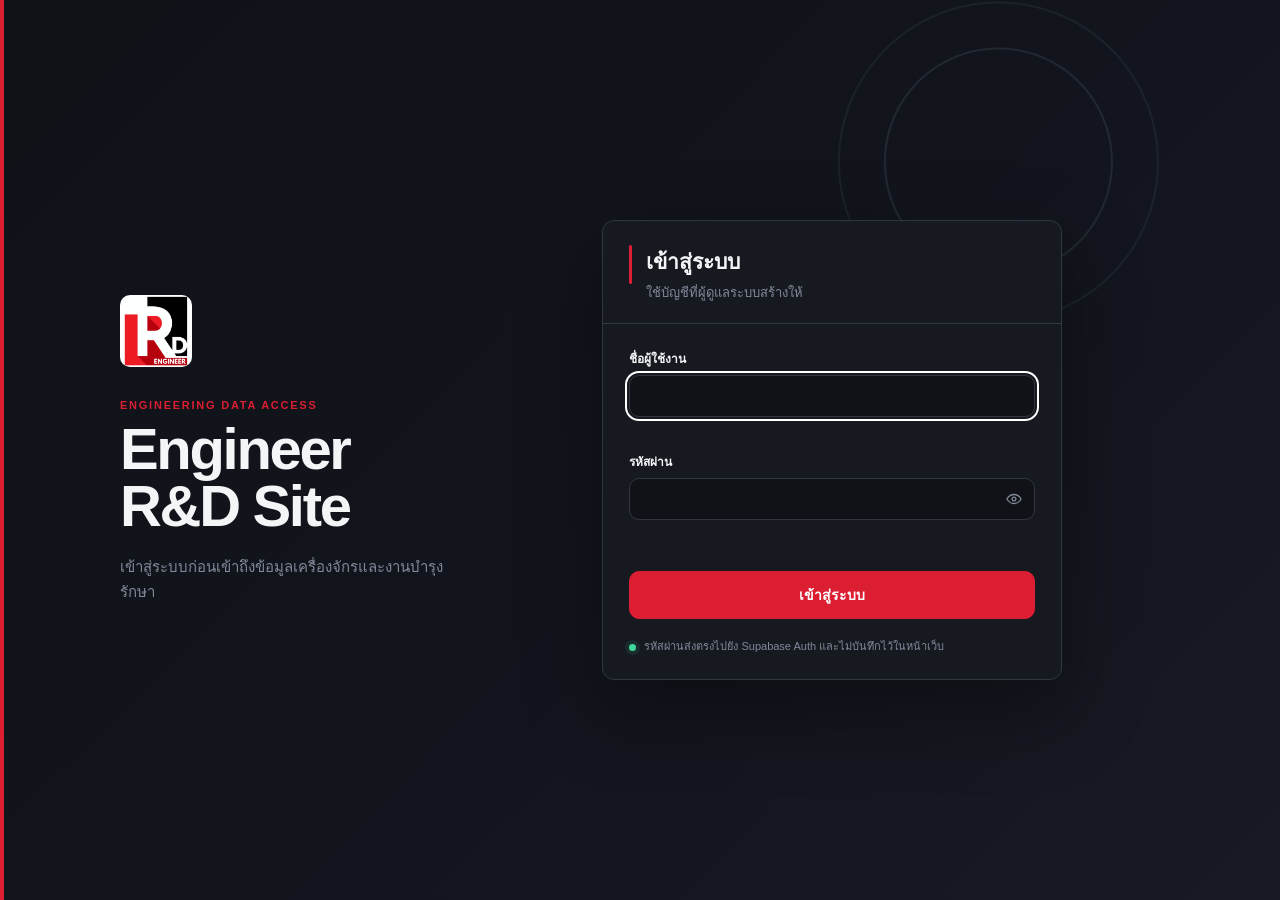
<file: user-management.html>
<!doctype html>
<html lang="th" data-auth-state="pending">
  <head>
    <meta charset="UTF-8" />
    <meta name="viewport" content="width=device-width, initial-scale=1.0" />
    <meta name="theme-color" content="#111319" />
    <meta name="referrer" content="no-referrer" />
    <meta http-equiv="Content-Security-Policy" content="default-src 'self'; img-src 'self' data:; style-src 'self'; script-src 'self'; connect-src https://nrjdjwyiglniidcclilf.supabase.co; object-src 'none'; base-uri 'self'; form-action 'self'" />
    <title>จัดการผู้ใช้งาน | Engineer R&amp;D Site</title>
    <link rel="stylesheet" href="styles.css" />
    <script src="auth-config.js"></script>
    <script src="auth-guard.js"></script>
  </head>
  <body data-page="user-management">
    <div class="app-shell" id="app-shell">
      <aside class="sidebar" id="sidebar-mount" aria-label="แถบนำทาง"></aside>

      <main class="workspace" aria-label="หน้าจัดการผู้ใช้งาน">
        <button class="theme-toggle" id="theme-toggle" type="button" aria-label="เปลี่ยนเป็นโหมดสว่าง" aria-pressed="false" title="เปลี่ยนเป็นโหมดสว่าง">
          <svg class="theme-icon icon-sun" viewBox="0 0 24 24" aria-hidden="true"><circle cx="12" cy="12" r="4" /><path d="M12 2v2M12 20v2M4.93 4.93l1.41 1.41M17.66 17.66l1.41 1.41M2 12h2M20 12h2M4.93 19.07l1.41-1.41M17.66 6.34l1.41-1.41" /></svg>
          <svg class="theme-icon icon-moon" viewBox="0 0 24 24" aria-hidden="true"><path d="M20 15.5A8.5 8.5 0 0 1 8.5 4 8.5 8.5 0 1 0 20 15.5Z" /></svg>
        </button>

        <div class="dashboard-content admin-page">
          <header class="dashboard-heading admin-page-heading">
            <div>
              <h1>จัดการผู้ใช้งาน</h1>
              <p>สร้างบัญชี กำหนด Role ตั้งรหัสผ่านใหม่ และยกเลิกสิทธิ์จากพื้นที่ควบคุมเดียว</p>
            </div>
            <a class="admin-back-link" href="index.html">กลับหน้า Main</a>
          </header>

          <section class="admin-auth-panel" id="admin-auth-view" aria-labelledby="admin-login-title">
            <div class="admin-auth-copy">
              <svg viewBox="0 0 24 24" aria-hidden="true"><path d="M12 3 5 6v5c0 4.6 2.8 8.1 7 10 4.2-1.9 7-5.4 7-10V6z" /><path d="m9 12 2 2 4-4" /></svg>
              <div>
                <h2 id="admin-login-title">สงวนสิทธิ์สำหรับผู้ดูแลระบบ</h2>
                <p id="admin-access-message">หน้านี้ต้องใช้ Role <strong>Admin</strong> และทุกคำสั่งจะตรวจสิทธิ์ซ้ำที่ Edge Function</p>
              </div>
            </div>
          </section>

          <section class="admin-portal" id="admin-portal" hidden aria-labelledby="admin-directory-title">
            <div class="admin-session-strip">
              <span class="admin-session-dot" aria-hidden="true"></span>
              <strong>ยืนยันสิทธิ์ Admin แล้ว</strong>
              <span id="admin-account-label"></span>
            </div>

            <section class="admin-directory">
              <header class="admin-directory-heading">
                <div>
                  <h2 id="admin-directory-title">บัญชีในระบบ</h2>
                  <p>การเปลี่ยนแปลงมีผลกับ Supabase Auth และบันทึกใน Admin audit log</p>
                </div>
                <button class="admin-primary-button admin-compact-button" id="admin-create-user-button" type="button">เพิ่มผู้ใช้งาน</button>
              </header>
              <p class="admin-list-message" id="admin-list-message" role="status" aria-live="polite">กำลังโหลดบัญชีผู้ใช้งาน…</p>
              <div class="admin-table-wrap" tabindex="0">
                <table class="admin-user-table">
                  <caption class="sr-only">รายการบัญชีผู้ใช้งานและสิทธิ์</caption>
                  <thead><tr><th scope="col">ชื่อผู้ใช้</th><th scope="col">Role</th><th scope="col">เข้าสู่ระบบล่าสุด</th><th scope="col"><span class="sr-only">คำสั่ง</span></th></tr></thead>
                  <tbody id="admin-user-table-body"></tbody>
                </table>
              </div>
            </section>
          </section>
        </div>
      </main>
    </div>

    <dialog class="admin-user-dialog" id="admin-user-dialog" aria-labelledby="managed-user-title">
      <form id="managed-user-form" method="dialog">
        <header>
          <div><h2 id="managed-user-title">จัดการผู้ใช้งาน</h2><p>กำหนดชื่อผู้ใช้และสิทธิ์ให้เหมาะกับหน้าที่</p></div>
          <button class="admin-dialog-close" id="managed-user-close" type="button" aria-label="ปิด">×</button>
        </header>
        <input id="managed-user-id" type="hidden" />
        <div class="admin-dialog-grid">
          <div class="admin-field"><label for="managed-username">ชื่อผู้ใช้งาน</label><input id="managed-username" type="text" maxlength="32" autocomplete="off" required /></div>
          <div class="admin-field"><label for="managed-role">Role</label><select id="managed-role" required><option>Admin</option><option>Engineer</option><option>Technician</option><option>Supervisor</option><option>Viewer</option></select></div>
        </div>
        <div class="admin-field admin-dialog-password"><label for="managed-password">รหัสผ่านใหม่ <span id="managed-password-note">(เว้นว่างหากไม่เปลี่ยน)</span></label><input id="managed-password" type="password" maxlength="128" autocomplete="new-password" /><p>อย่างน้อย 12 ตัว พร้อมตัวพิมพ์ใหญ่ ตัวพิมพ์เล็ก ตัวเลข และสัญลักษณ์</p></div>
        <p class="admin-dialog-message" id="managed-user-message" role="status" aria-live="polite"></p>
        <footer><button class="admin-secondary-button" id="managed-user-cancel" type="button">ยกเลิก</button><button class="admin-primary-button admin-compact-button" id="managed-user-save" type="submit">บันทึกผู้ใช้งาน</button></footer>
        <section class="admin-danger-zone" id="managed-danger-zone" hidden>
          <h3>ลบบัญชีอย่างถาวร</h3>
          <p>พิมพ์ชื่อผู้ใช้ให้ตรงกันเพื่อยืนยัน การดำเนินการนี้ไม่สามารถย้อนกลับได้</p>
          <div><input id="managed-delete-confirmation" type="text" autocomplete="off" aria-label="พิมพ์ชื่อผู้ใช้เพื่อยืนยัน" /><button id="managed-user-delete" type="button">ลบบัญชี</button></div>
        </section>
      </form>
    </dialog>

    <script src="navigation.js"></script>
    <script src="user-management.js"></script>
  </body>
</html>
</file>
<file: styles.css>
:root {
  color-scheme: dark;
  --ink: #101218;
  --panel: #171a22;
  --panel-raised: #1e222d;
  --edge: #303642;
  --muted: #80899a;
  --white: #f4f5f7;
  --red: #dc1e32;
  --red-deep: #8b1524;
  --icon-green: #41d89c;
  --icon-violet: #ae82ff;
  --focus: #fff;
  --submenu-line: #3d434f;
  --workspace-ring: #252a34;
  --workspace-ring-fill: #151820;
  --workspace-line: #262b35;
  --workspace-line-muted: #3b2630;
}

* { box-sizing: border-box; }

html, body {
  height: 100%;
  min-height: 100%;
  overflow: hidden;
}

html[data-auth-state="pending"] body { visibility: hidden; }
.admin-login-form[hidden] { display: none !important; }

body {
  margin: 0;
  min-width: 320px;
  background: var(--ink);
  color: var(--white);
  font-family: "Segoe UI Variable", "Segoe UI", Tahoma, sans-serif;
  -webkit-font-smoothing: antialiased;
  text-rendering: optimizeLegibility;
}

::selection { background: var(--red); color: #fff; }

.app-shell {
  display: grid;
  grid-template-columns: 315px minmax(0, 1fr);
  height: 100dvh;
  min-height: 0;
  overflow: hidden;
  transition: grid-template-columns 220ms cubic-bezier(.2, .8, .2, 1);
}

.app-shell.is-light {
  color-scheme: light;
  --ink: #f6f6f7;
  --panel: #ffffff;
  --panel-raised: #ededee;
  --edge: #d5d5d7;
  --muted: #57585e;
  --white: #171719;
  --focus: #171719;
  --icon-green: #dc1e32;
  --icon-violet: #dc1e32;
  --submenu-line: #c8c8cb;
  --workspace-ring: #d7d7da;
  --workspace-ring-fill: #e8e8ea;
  --workspace-line: #c6c6ca;
  --workspace-line-muted: #d7aeb4;
}

@media (max-width: 960px) {
  .dashboard-content { width: min(100% - 48px, 620px); }
  .overview-grid { grid-template-columns: 1fr; }
  .schedule-columns { grid-template-columns: 1fr; }
  .schedule-column { min-height: auto; }
  .schedule-column + .schedule-column { border-top: 1px solid var(--edge); border-left: 0; }
  .pm-cycle-grid { grid-template-columns: 1fr; }
  .pm-cycle + .pm-cycle { border-top: 1px solid var(--edge); border-left: 0; }
  .settings-system-details { grid-template-columns: repeat(2, minmax(0, 1fr)); }
  .settings-system-details div + div { border-left: 0; }
  .settings-system-details div:nth-child(even) { border-left: 1px solid var(--edge); }
  .settings-system-details div:nth-child(n + 3) { border-top: 1px solid var(--edge); }
}

.sidebar {
  position: relative;
  display: flex;
  flex-direction: column;
  height: 100%;
  min-height: 0;
  overflow: hidden;
  background: var(--panel);
  border-right: 1px solid var(--edge);
}

.sidebar-top {
  display: flex;
  align-items: center;
  justify-content: flex-start;
  height: 86px;
  padding: 0 19px 0 29px;
  border-bottom: 1px solid var(--edge);
}

.brand-mark {
  display: flex;
  min-width: 0;
  align-items: center;
  gap: 11px;
}

.brand-logo {
  display: block;
  width: 44px;
  height: 44px;
  flex: none;
  border-radius: 6px;
  object-fit: cover;
}

.brand-title {
  overflow: hidden;
  color: var(--white);
  font-size: 14px;
  font-weight: 700;
  letter-spacing: -.01em;
  line-height: 1.25;
  text-overflow: ellipsis;
  white-space: nowrap;
}

.toggle-button {
  display: grid;
  width: 38px;
  height: 38px;
  padding: 0;
  place-items: center;
  border: 1px solid transparent;
  border-radius: 10px;
  background: transparent;
  color: var(--muted);
  cursor: pointer;
  transition: background 160ms ease, border-color 160ms ease, color 160ms ease, transform 220ms ease;
}

.toggle-button:hover { border-color: var(--edge); background: var(--panel-raised); color: var(--white); }
.toggle-button:active { transform: scale(.95); }
.toggle-button:focus-visible { outline: 2px solid var(--focus); outline-offset: 3px; }
.toggle-button svg { width: 20px; height: 20px; fill: none; stroke: currentColor; stroke-linecap: round; stroke-linejoin: round; stroke-width: 1.7; }

.sidebar-menu {
  flex: 1;
  min-height: 0;
  overflow-y: auto;
  padding: 25px 11px 20px;
  scrollbar-color: var(--edge) transparent;
  scrollbar-width: thin;
}

.sidebar-menu::-webkit-scrollbar { width: 8px; }
.sidebar-menu::-webkit-scrollbar-thumb { border: 2px solid var(--panel); border-radius: 99px; background: var(--edge); }

.nav-section {
  margin: 5px 15px 18px;
  color: var(--muted);
  font-size: 10px;
  font-weight: 750;
  letter-spacing: .08em;
  text-transform: uppercase;
}

.navigation { display: grid; gap: 2px; }

.nav-group { min-width: 0; }

.nav-main, .nav-disclosure {
  display: flex;
  align-items: center;
  gap: 15px;
  width: 100%;
  height: 53px;
  padding: 0 15px;
  border: 1px solid transparent;
  border-radius: 8px;
  background: transparent;
  color: var(--muted);
  font: inherit;
  font-size: 14px;
  font-weight: 500;
  text-align: left;
  text-decoration: none;
  cursor: pointer;
  transition: background 160ms ease, border-color 160ms ease;
}

.nav-main:hover, .nav-disclosure:hover { background: var(--panel-raised); color: var(--white); }
.nav-main.is-current { border-color: color-mix(in srgb, var(--red) 58%, var(--edge)); background: color-mix(in srgb, var(--red) 9%, var(--panel)); box-shadow: inset 0 0 18px color-mix(in srgb, var(--red) 8%, transparent); color: var(--white); }
.nav-main.is-current .nav-icon { color: var(--red); }
.nav-disclosure[aria-expanded="true"] { color: var(--white); }
.nav-disclosure.is-current { border-color: color-mix(in srgb, var(--red) 58%, var(--edge)); background: color-mix(in srgb, var(--red) 9%, var(--panel)); box-shadow: inset 0 0 18px color-mix(in srgb, var(--red) 8%, transparent); color: var(--white); }
.nav-disclosure.is-current .nav-icon { color: var(--red); }
.nav-main:focus-visible, .nav-disclosure:focus-visible { outline: 2px solid var(--focus); outline-offset: 2px; }

.nav-icon { width: 20px; height: 20px; flex: none; fill: none; stroke: currentColor; stroke-linecap: round; stroke-linejoin: round; stroke-width: 1.6; }
.nav-icon { color: var(--white); }
.nav-label { min-width: 0; flex: 1; overflow: hidden; text-overflow: ellipsis; white-space: nowrap; }
.chevron { width: 18px; height: 18px; flex: none; fill: none; stroke: currentColor; stroke-linecap: round; stroke-linejoin: round; stroke-width: 1.7; transition: transform 180ms ease; }
.nav-disclosure[aria-expanded="true"] .chevron { transform: rotate(180deg); color: var(--red); }

.submenu { display: grid; grid-template-rows: 0fr; padding-left: 20px; transition: grid-template-rows 180ms ease; }
.submenu:not([hidden]) { grid-template-rows: 1fr; }
.submenu-empty { min-height: 0; margin: 0 20px 0 23px; border-left: 1px solid transparent; }
.submenu:not([hidden]) .submenu-empty { min-height: 18px; margin-top: 3px; margin-bottom: 5px; }
.submenu-list { min-height: 0; overflow: hidden; margin: 2px 18px 8px 23px; padding-left: 16px; border-left: 1px solid var(--submenu-line); }
.submenu-link { display: block; padding: 8px 0; color: var(--muted); font-size: 13px; line-height: 1.35; text-decoration: none; transition: color 160ms ease; }
.submenu-link:hover { color: var(--white); }
.submenu-link.is-current { color: var(--white); font-weight: 650; }
.submenu-link.is-disabled { color: var(--muted); cursor: not-allowed; opacity: .55; }
.submenu-link:focus-visible { outline: 2px solid var(--focus); outline-offset: 2px; border-radius: 4px; color: var(--white); }

.sidebar-foot {
  position: relative;
  display: grid;
  grid-template-columns: minmax(0, 1fr) 42px;
  grid-template-areas:
    "kicker toggle"
    "session toggle";
  gap: 8px 14px;
  min-height: 112px;
  padding: 17px 18px;
  border-top: 1px solid var(--edge);
  background: var(--panel-raised);
}

.sidebar-foot strong { color: var(--white); font-size: 13px; line-height: 1.2; }
.sidebar-session { grid-area: session; display: flex; min-width: 0; align-items: center; gap: 10px; }
.sidebar-avatar {
  display: grid;
  width: 34px;
  height: 34px;
  flex: 0 0 auto;
  place-items: center;
  border: 1px solid color-mix(in srgb, var(--red) 64%, var(--edge));
  border-radius: 10px;
  background: color-mix(in srgb, var(--red) 12%, var(--panel));
  color: var(--white);
  font-size: 13px;
  font-weight: 800;
  text-transform: uppercase;
}
.sidebar-account { display: grid; gap: 2px; min-width: 0; }
.sidebar-account > span { overflow: hidden; text-overflow: ellipsis; white-space: nowrap; }
.sidebar-account small { color: var(--icon-green); font-size: 10px; font-weight: 700; }
.status-kicker { grid-area: kicker; color: var(--muted); font-size: 9px; font-weight: 750; letter-spacing: .14em; text-transform: uppercase; }

.sidebar-foot .toggle-button {
  position: static;
  grid-area: toggle;
  align-self: end;
  border-color: var(--edge);
  background: var(--panel);
}

.workspace {
  position: relative;
  height: 100%;
  min-width: 0;
  min-height: 0;
  overflow-x: hidden;
  overflow-y: auto;
  overscroll-behavior: contain;
  scrollbar-color: var(--edge) transparent;
  scrollbar-gutter: stable;
  scrollbar-width: thin;
  background: var(--ink);
  transition: background 220ms ease;
}

.workspace::-webkit-scrollbar { width: 12px; }
.workspace::-webkit-scrollbar-thumb { border: 3px solid var(--ink); border-radius: 99px; background: var(--edge); }

.dashboard-content {
  position: relative;
  z-index: 1;
  width: min(1120px, calc(100% - 96px));
  margin: 0 auto;
  padding: 94px 0 56px;
}

.dashboard-heading { margin-bottom: 38px; }
.dashboard-heading h1, .section-heading h2, .schedule-column h3 { margin: 0; color: var(--white); }
.dashboard-heading h1 { font-size: 28px; font-weight: 730; letter-spacing: -.025em; line-height: 1.2; }
.dashboard-heading > p { max-width: 65ch; margin: 9px 0 0; color: var(--muted); font-size: 14px; line-height: 1.55; }

.pm-page { max-width: 1280px; }
.pm-heading { display: flex; align-items: flex-start; justify-content: space-between; gap: 24px; }
.pm-plan-state { display: inline-flex; flex: none; align-items: center; gap: 9px; min-height: 34px; margin-top: 2px; padding: 0 11px; border: 1px solid var(--edge); border-radius: 8px; color: var(--muted); font-size: 11px; font-weight: 650; white-space: nowrap; }
.pm-plan-state svg, .pm-intro-icon svg, .pm-empty-panel > svg { width: 19px; height: 19px; fill: none; stroke: var(--icon-violet); stroke-linecap: round; stroke-linejoin: round; stroke-width: 1.6; }
.pm-intro { display: grid; grid-template-columns: auto minmax(0, 1fr); gap: 17px; margin-bottom: 18px; padding: 22px 24px; border: 1px solid var(--edge); border-radius: 12px; background: var(--panel); }
.pm-intro-icon { display: grid; width: 40px; height: 40px; place-items: center; border: 1px solid color-mix(in srgb, var(--icon-violet) 44%, var(--edge)); border-radius: 10px; }
.pm-intro h2, .pm-cycle h3, .pm-empty-panel h2 { margin: 0; color: var(--white); font-size: 14px; font-weight: 700; line-height: 1.4; }
.pm-intro p, .pm-cycle p, .pm-empty-panel p { margin: 5px 0 0; color: var(--muted); font-size: 12px; line-height: 1.55; }
.pm-cycle-section { overflow: hidden; margin-bottom: 18px; border: 1px solid var(--edge); border-radius: 12px; background: var(--panel); }
.pm-cycle-grid { display: grid; grid-template-columns: repeat(3, minmax(0, 1fr)); border-top: 1px solid var(--edge); }
.pm-cycle { display: grid; grid-template-columns: auto minmax(0, 1fr); column-gap: 13px; min-width: 0; padding: 21px 20px 18px; color: inherit; scroll-margin-top: 20px; text-decoration: none; transition: background 160ms ease; }
.pm-cycle + .pm-cycle { border-left: 1px solid var(--edge); }
.pm-cycle:hover, .pm-cycle.is-selected { background: color-mix(in srgb, var(--icon-violet) 7%, transparent); }
.pm-cycle:focus-visible { outline: 2px solid var(--focus); outline-offset: -3px; }
.pm-cycle-mark { display: grid; width: 30px; height: 30px; place-items: center; border: 1px solid color-mix(in srgb, var(--icon-violet) 44%, var(--edge)); border-radius: 8px; color: var(--icon-violet); font-size: 11px; font-weight: 750; }
.pm-cycle span { grid-column: 2; margin-top: 15px; color: var(--muted); font-size: 11px; }
.pm-empty-panel { display: grid; grid-template-columns: auto minmax(0, 1fr); align-items: start; gap: 17px; padding: 26px 24px; border: 1px dashed var(--edge); border-radius: 12px; background: color-mix(in srgb, var(--panel) 72%, transparent); }
.pm-empty-panel > svg { width: 28px; height: 28px; margin-top: 1px; stroke: var(--muted); }
.pm-records { overflow: hidden; border: 1px solid var(--edge); border-radius: 12px; background: var(--panel); }
.pm-records-heading { align-items: center; }
.pm-source-link { flex: none; color: var(--white); font-size: 12px; font-weight: 650; text-decoration-color: var(--muted); text-underline-offset: 3px; }
.pm-source-link:hover { color: var(--icon-violet); }
.pm-source-link:focus-visible { outline: 2px solid var(--focus); outline-offset: 3px; border-radius: 3px; }
.pm-toolbar { display: flex; align-items: center; gap: 10px; padding: 14px 24px; border-top: 1px solid var(--edge); border-bottom: 1px solid var(--edge); color: var(--muted); font-size: 12px; }
.pm-toolbar select { min-height: 36px; width: min(360px, 100%); padding: 0 10px; border: 1px solid var(--edge); border-radius: 8px; background: var(--ink); color: var(--white); font: inherit; }
.pm-toolbar button { min-height: 36px; padding: 0 11px; border: 1px solid var(--edge); border-radius: 8px; background: var(--panel-raised); color: var(--white); cursor: pointer; font: inherit; font-size: 12px; font-weight: 650; }
.pm-toolbar select:focus-visible, .pm-toolbar button:focus-visible { outline: 2px solid var(--focus); outline-offset: 2px; }
.pm-plan-groups { max-height: min(58dvh, 620px); overflow: auto; scrollbar-color: var(--edge) transparent; scrollbar-width: thin; }
.pm-plan-message { margin: 0; padding: 34px 24px; color: var(--muted); font-size: 12px; text-align: center; }
.pm-machine-group + .pm-machine-group { border-top: 1px solid var(--edge); }
.pm-machine-group > summary { display: grid; grid-template-columns: 24px minmax(260px, 1fr) auto minmax(190px, auto); align-items: center; gap: 14px; min-height: 76px; padding: 13px 24px; color: var(--white); cursor: pointer; list-style: none; transition: background 160ms ease; }
.pm-machine-group > summary::-webkit-details-marker { display: none; }
.pm-machine-group > summary:hover, .pm-machine-group[open] > summary { background: color-mix(in srgb, var(--icon-violet) 6%, transparent); }
.pm-machine-group > summary:focus-visible { position: relative; z-index: 1; outline: 2px solid var(--focus); outline-offset: -3px; }
.pm-machine-disclosure { display: grid; width: 24px; height: 24px; place-items: center; color: var(--muted); transition: transform 160ms ease; }
.pm-machine-disclosure svg { width: 17px; height: 17px; fill: none; stroke: currentColor; stroke-linecap: round; stroke-linejoin: round; stroke-width: 1.7; }
.pm-machine-group[open] .pm-machine-disclosure { transform: rotate(90deg); }
.pm-machine-identity { display: grid; gap: 4px; min-width: 0; }
.pm-machine-identity strong { overflow: hidden; font-size: 13px; font-weight: 700; line-height: 1.4; text-overflow: ellipsis; }
.pm-machine-identity small, .pm-machine-count small { color: var(--muted); font-size: 10px; line-height: 1.4; }
.pm-machine-count { display: grid; min-width: 76px; gap: 2px; text-align: right; }
.pm-machine-count strong { font-size: 18px; font-variant-numeric: tabular-nums; font-weight: 700; }
.pm-machine-cycles { display: flex; flex-wrap: wrap; justify-content: flex-end; gap: 6px; }
.pm-machine-cycles > span { min-height: 25px; padding: 4px 8px; border: 1px solid var(--edge); border-radius: 10px; color: var(--muted); font-size: 10px; font-weight: 650; white-space: nowrap; }
.pm-machine-plan-list { border-top: 1px solid var(--edge); background: var(--ink); }
.pm-machine-plan-head, .pm-machine-plan-row { display: grid; grid-template-columns: minmax(280px, 1.35fr) minmax(90px, .35fr) minmax(250px, 1fr) 108px; gap: 18px; align-items: start; padding-right: 24px; padding-left: 62px; }
.pm-machine-plan-head { padding-top: 10px; padding-bottom: 10px; color: var(--muted); font-size: 9px; font-weight: 720; letter-spacing: .04em; text-transform: uppercase; }
.pm-machine-plan-row { padding-top: 14px; padding-bottom: 14px; border-top: 1px solid var(--edge); color: var(--white); font-size: 12px; line-height: 1.45; }
.pm-machine-plan-row > div { display: grid; gap: 4px; }
.pm-machine-plan-row > div strong { font-weight: 650; }
.pm-machine-plan-row > div small { color: var(--muted); font-size: 10px; }
.pm-part-detail { overflow-wrap: anywhere; }
.pm-plan-action { justify-self: end; }
.pm-table-wrap { overflow: auto; max-height: min(52dvh, 540px); scrollbar-color: var(--edge) transparent; scrollbar-width: thin; }
.pm-table { width: 100%; min-width: 780px; border-collapse: collapse; font-size: 12px; }
.pm-table th { position: sticky; z-index: 1; top: 0; padding: 11px 16px; border-bottom: 1px solid var(--edge); background: var(--panel); color: var(--muted); font-size: 10px; font-weight: 720; letter-spacing: .04em; text-align: left; text-transform: uppercase; }
.pm-table td { padding: 13px 16px; border-bottom: 1px solid var(--edge); color: var(--white); line-height: 1.45; vertical-align: top; }
.pm-table tbody tr:last-child td { border-bottom: 0; }
.pm-table tbody tr:hover { background: color-mix(in srgb, var(--icon-violet) 5%, transparent); }
.pm-table th:nth-child(1) { width: 24%; }.pm-table th:nth-child(2) { width: 30%; }.pm-table th:nth-child(3) { width: 10%; }.pm-table th:nth-child(4) { width: 10%; }
.pm-table td strong { font-weight: 680; }
.pm-interval { display: inline-block; color: var(--icon-violet); font-weight: 650; white-space: nowrap; }
.pm-loading-row td, .pm-empty-row td { padding: 30px 20px; color: var(--muted); text-align: center; }
.pm-workflow { overflow: hidden; margin-bottom: 18px; border: 1px solid var(--edge); border-radius: 12px; background: var(--panel); }
.pm-role-indicator { flex: none; padding: 5px 9px; border: 1px solid var(--edge); border-radius: 8px; color: var(--muted); font-size: 11px; font-weight: 650; }
.pm-status-strip { display: grid; grid-template-columns: repeat(6, minmax(0, 1fr)); border-top: 1px solid var(--edge); border-bottom: 1px solid var(--edge); }
.pm-status-strip button { display: flex; min-width: 0; min-height: 58px; align-items: center; justify-content: space-between; gap: 8px; padding: 0 14px; border: 0; border-right: 1px solid var(--edge); background: transparent; color: var(--muted); cursor: pointer; font: inherit; font-size: 11px; text-align: left; }
.pm-status-strip button:last-child { border-right: 0; }
.pm-status-strip button:hover, .pm-status-strip button.is-selected { background: var(--panel-raised); color: var(--white); }
.pm-status-strip button:focus-visible { position: relative; z-index: 1; outline: 2px solid var(--focus); outline-offset: -3px; }
.pm-status-strip strong { color: var(--white); font-size: 16px; font-variant-numeric: tabular-nums; }
.pm-work-order-wrap { max-height: 430px; }
.pm-work-order-table { min-width: 980px; }
.pm-work-order-table th:nth-child(1) { width: 15%; }.pm-work-order-table th:nth-child(2) { width: 30%; }.pm-work-order-table th:nth-child(3) { width: 17%; }.pm-work-order-table th:nth-child(4) { width: 15%; }.pm-work-order-table th:nth-child(5) { width: 15%; }
.pm-work-order-table td small, .pm-work-order-table td > span.pm-priority { display: block; margin-top: 5px; color: var(--muted); font-size: 10px; line-height: 1.4; }
.pm-status { display: inline-flex; align-items: center; min-height: 26px; padding: 2px 8px; border: 1px solid var(--edge); border-radius: 8px; color: var(--muted); font-size: 10px; font-weight: 700; white-space: nowrap; }
.pm-status-ready, .pm-status-closed { border-color: color-mix(in srgb, var(--icon-green) 48%, var(--edge)); color: var(--icon-green); }
.pm-status-waiting_parts, .pm-status-rework { border-color: color-mix(in srgb, var(--red) 46%, var(--edge)); color: var(--red); }
.pm-status-in_progress, .pm-status-pending_inspection { border-color: color-mix(in srgb, var(--icon-violet) 52%, var(--edge)); color: var(--icon-violet); }
.pm-row-action { min-height: 32px; padding: 0 10px; border: 1px solid var(--edge); border-radius: 8px; background: var(--panel-raised); color: var(--white); cursor: pointer; font: inherit; font-size: 11px; font-weight: 650; white-space: nowrap; }
.pm-row-action:hover { border-color: var(--muted); }
.pm-row-action:focus-visible { outline: 2px solid var(--focus); outline-offset: 2px; }
.pm-row-muted { color: var(--muted); font-size: 11px; }
.pm-action-panel { border-top: 1px solid var(--edge); background: var(--ink); }
.pm-action-panel[hidden] { display: none; }
.pm-action-panel > header { display: flex; align-items: flex-start; justify-content: space-between; gap: 18px; padding: 20px 24px; border-bottom: 1px solid var(--edge); }
.pm-action-panel h3 { margin: 0; color: var(--white); font-size: 15px; line-height: 1.4; }
.pm-action-panel header p { margin: 5px 0 0; color: var(--muted); font-size: 11px; line-height: 1.45; }
.pm-action-panel header button { min-height: 32px; padding: 0 10px; border: 0; background: transparent; color: var(--muted); cursor: pointer; font: inherit; font-size: 11px; }
.pm-action-fields { display: grid; grid-template-columns: repeat(2, minmax(0, 1fr)); gap: 17px 20px; padding: 22px 24px; }
.pm-action-fields label { display: grid; gap: 7px; color: var(--muted); font-size: 11px; }
.pm-action-fields input, .pm-action-fields select, .pm-action-fields textarea { width: 100%; min-height: 40px; padding: 9px 11px; border: 1px solid var(--edge); border-radius: 10px; background: var(--panel); color: var(--white); font: inherit; font-size: 12px; }
.pm-action-fields textarea { min-height: 86px; resize: vertical; }
.pm-action-fields input:focus-visible, .pm-action-fields select:focus-visible, .pm-action-fields textarea:focus-visible { outline: 2px solid var(--focus); outline-offset: 2px; }
.pm-field-wide { grid-column: 1 / -1; }
.pm-review-summary { border: 1px solid var(--edge); border-radius: 12px; background: var(--panel); }
.pm-review-summary dl { display: grid; grid-template-columns: repeat(4, minmax(0, 1fr)); margin: 0; }
.pm-review-summary dl > div { padding: 16px; }
.pm-review-summary dl > div + div { border-left: 1px solid var(--edge); }
.pm-review-summary dt { color: var(--muted); font-size: 10px; }
.pm-review-summary dd { margin: 7px 0 0; color: var(--white); font-size: 12px; font-weight: 650; }
.pm-form-message { min-height: 20px; margin: 0 24px; color: var(--muted); font-size: 11px; }
.pm-form-message[data-state="success"] { color: var(--icon-green); }.pm-form-message[data-state="error"] { color: var(--red); }
.pm-action-panel form > footer { display: flex; justify-content: flex-end; gap: 9px; padding: 16px 24px 22px; }
.pm-primary-action, .pm-secondary-action { min-height: 40px; padding: 0 15px; border-radius: 10px; cursor: pointer; font: inherit; font-size: 12px; font-weight: 700; }
.pm-primary-action { border: 1px solid var(--red-deep); background: var(--red); color: #fff; }.pm-primary-action:hover { background: var(--red-deep); }
.pm-secondary-action { border: 1px solid var(--edge); background: transparent; color: var(--white); }.pm-secondary-action:hover { background: var(--panel-raised); }
.pm-primary-action:focus-visible, .pm-secondary-action:focus-visible { outline: 2px solid var(--focus); outline-offset: 3px; }
.pm-primary-action:disabled, .pm-secondary-action:disabled { cursor: wait; opacity: .6; }

/* Machine breakdown: honest no-data operating state */
.breakdown-page { max-width: 1040px; }
.breakdown-heading { display: flex; align-items: flex-start; justify-content: space-between; gap: 24px; }
.breakdown-heading .dashboard-heading-copy p { max-width: 63ch; margin: 9px 0 0; color: var(--muted); font-size: 14px; line-height: 1.55; }
.breakdown-readiness { display: inline-flex; flex: none; align-items: center; gap: 9px; min-height: 34px; margin-top: 2px; padding: 0 11px; border: 1px solid var(--edge); border-radius: 8px; color: var(--muted); font-size: 11px; font-weight: 650; white-space: nowrap; }
.breakdown-readiness i { width: 8px; height: 8px; border-radius: 50%; background: var(--muted); }
.breakdown-flow { display: grid; grid-template-columns: repeat(3, minmax(0, 1fr)); overflow: hidden; margin: 0 0 18px; border: 1px solid var(--edge); border-radius: 12px; background: var(--panel); }
.breakdown-step { display: grid; grid-template-columns: 36px minmax(0, 1fr); gap: 13px; min-width: 0; padding: 20px; }
.breakdown-step + .breakdown-step { border-left: 1px solid var(--edge); }
.breakdown-step svg { width: 20px; height: 20px; fill: none; stroke: var(--red); stroke-linecap: round; stroke-linejoin: round; stroke-width: 1.65; }
.breakdown-step-mark { display: grid; width: 36px; height: 36px; place-items: center; border: 1px solid color-mix(in srgb, var(--red) 45%, var(--edge)); border-radius: 10px; }
.breakdown-step h2 { margin: 0; color: var(--white); font-size: 13px; font-weight: 700; line-height: 1.4; }
.breakdown-step p { margin: 5px 0 0; color: var(--muted); font-size: 11px; line-height: 1.55; }
.breakdown-board { overflow: hidden; border: 1px solid var(--edge); border-radius: 12px; background: var(--panel); }
.breakdown-board > header { display: flex; align-items: center; justify-content: space-between; gap: 20px; padding: 21px 24px 18px; border-bottom: 1px solid var(--edge); }
.breakdown-board h2 { margin: 0; color: var(--white); font-size: 16px; font-weight: 700; letter-spacing: -.015em; }
.breakdown-board header p { margin: 5px 0 0; color: var(--muted); font-size: 12px; line-height: 1.5; }
.breakdown-board-status { color: var(--muted); font-size: 11px; white-space: nowrap; }
.breakdown-empty { display: grid; grid-template-columns: auto minmax(0, 1fr); align-items: start; gap: 18px; padding: 30px 24px; }
.breakdown-empty > svg { width: 29px; height: 29px; margin-top: 2px; fill: none; stroke: var(--muted); stroke-linecap: round; stroke-linejoin: round; stroke-width: 1.45; }
.breakdown-empty h3 { margin: 0; color: var(--white); font-size: 14px; font-weight: 700; line-height: 1.4; }
.breakdown-empty p { max-width: 61ch; margin: 6px 0 0; color: var(--muted); font-size: 12px; line-height: 1.6; }
.breakdown-note { margin: 0; padding: 14px 24px; border-top: 1px solid var(--edge); color: var(--muted); font-size: 11px; line-height: 1.55; }
.breakdown-spec { overflow: hidden; margin-top: 18px; border: 1px solid var(--edge); border-radius: 12px; background: var(--panel); scroll-margin-top: 96px; }
.breakdown-spec-heading { padding: 21px 24px 18px; border-bottom: 1px solid var(--edge); }
.breakdown-spec-heading h2, .breakdown-notifications h2 { margin: 0; color: var(--white); font-size: 16px; font-weight: 700; letter-spacing: -.015em; line-height: 1.4; }
.breakdown-spec-heading p, .breakdown-notifications p { max-width: 68ch; margin: 5px 0 0; color: var(--muted); font-size: 12px; line-height: 1.55; }
.breakdown-spec-grid { display: grid; grid-template-columns: repeat(2, minmax(0, 1fr)); }
.breakdown-spec-section { min-width: 0; padding: 21px 24px 8px; }
.breakdown-spec-section + .breakdown-spec-section { border-left: 1px solid var(--edge); }
.breakdown-spec-section h3 { margin: 0 0 12px; color: var(--white); font-size: 13px; font-weight: 700; }
.breakdown-field-list { margin: 0; }
.breakdown-field-list > div { padding: 12px 0 14px; border-top: 1px solid var(--edge); }
.breakdown-field-list dt { color: var(--white); font-size: 11px; font-weight: 680; line-height: 1.45; }
.breakdown-field-list dd { margin: 4px 0 0; color: var(--muted); font-size: 11px; line-height: 1.55; }
.breakdown-notifications { display: grid; grid-template-columns: minmax(0, .95fr) minmax(300px, 1.05fr); gap: 30px; margin-top: 18px; padding: 22px 24px; border: 1px solid var(--edge); border-radius: 12px; background: var(--panel); }
.breakdown-notifications ul { display: grid; gap: 10px; margin: 0; padding: 0; list-style: none; }
.breakdown-notifications li { position: relative; padding-left: 17px; color: var(--muted); font-size: 11px; line-height: 1.55; }
.breakdown-notifications li::before { position: absolute; top: .65em; left: 0; width: 6px; height: 6px; border-radius: 50%; background: var(--red); content: ""; }


.machine-page { max-width: 1120px; }
.machine-canvas { min-height: 440px; border: 1px solid var(--edge); border-radius: 12px; background: var(--panel); }
.machine-canvas-heading { display: flex; align-items: flex-start; justify-content: space-between; gap: 18px; padding: 24px; border-bottom: 1px solid var(--edge); }
.machine-canvas-heading h2 { margin: 0; color: var(--white); font-size: 16px; font-weight: 700; letter-spacing: -.015em; line-height: 1.35; }
.machine-canvas-heading p { margin: 5px 0 0; color: var(--muted); font-size: 12px; line-height: 1.45; }
.machine-canvas-icon { width: 22px; height: 22px; flex: none; fill: none; stroke: var(--red); stroke-linecap: round; stroke-linejoin: round; stroke-width: 1.7; }
.machine-empty-state { display: grid; min-height: 339px; place-content: center; justify-items: center; padding: 32px; text-align: center; }
.machine-empty-state svg { width: 34px; height: 34px; margin-bottom: 16px; fill: none; stroke: var(--muted); stroke-linecap: round; stroke-linejoin: round; stroke-width: 1.45; }
.machine-empty-state p { margin: 0; color: var(--white); font-size: 15px; font-weight: 650; line-height: 1.4; }
.machine-empty-state span { margin-top: 6px; color: var(--muted); font-size: 13px; line-height: 1.5; }

.sr-only { position: absolute; width: 1px; height: 1px; padding: 0; overflow: hidden; clip: rect(0, 0, 0, 0); white-space: nowrap; border: 0; }
.machine-list-toolbar { display: flex; align-items: center; justify-content: space-between; gap: 14px; padding: 18px 24px; border-bottom: 1px solid var(--edge); }
.machine-search { position: relative; display: block; width: min(100%, 360px); }
.machine-search svg { position: absolute; top: 50%; left: 13px; width: 17px; height: 17px; fill: none; stroke: var(--muted); stroke-linecap: round; stroke-linejoin: round; stroke-width: 1.8; transform: translateY(-50%); pointer-events: none; }
.machine-search input, .machine-filter select { width: 100%; min-height: 38px; border: 1px solid var(--edge); border-radius: 8px; background: var(--ink); color: var(--white); font: inherit; font-size: 13px; }
.machine-search input { padding: 0 12px 0 39px; }
.machine-filter { display: flex; align-items: center; gap: 9px; color: var(--muted); font-size: 12px; white-space: nowrap; }
.machine-filter select { width: 148px; padding: 0 10px; }
.machine-search input:focus-visible, .machine-filter select:focus-visible { outline: 2px solid var(--focus); outline-offset: 2px; }
.machine-workbench { display: grid; grid-template-columns: minmax(0, 1.08fr) minmax(390px, .92fr); align-items: start; }
.machine-workbench.is-empty, .machine-workbench.is-loading { grid-template-columns: 1fr; }
.machine-list-pane { min-width: 0; border-right: 1px solid var(--edge); }
.machine-list-note { margin: 0; padding: 10px 24px 7px; color: var(--muted); font-size: 11px; line-height: 1.45; }
.machine-table-wrap { overflow: visible; }
.machine-table { width: 100%; table-layout: fixed; border-collapse: collapse; font-size: 13px; }
.machine-table caption { padding: 0 24px 7px; color: var(--muted); font-size: 11px; text-align: left; }
.machine-table th { padding: 10px 16px; border-bottom: 1px solid var(--edge); background: var(--panel); color: var(--muted); font-size: 10px; font-weight: 720; letter-spacing: .04em; text-align: left; text-transform: uppercase; white-space: nowrap; }
.machine-table th:first-child, .machine-table td:first-child { padding-left: 24px; }
.machine-table th:last-child, .machine-table td:last-child { padding-right: 24px; }
.machine-table td { padding: 12px 16px; border-bottom: 1px solid var(--edge); color: var(--white); line-height: 1.4; white-space: normal; }
.machine-table th:nth-child(1), .machine-table td:nth-child(1) { width: 44%; }
.machine-table th:nth-child(2), .machine-table td:nth-child(2) { width: 19%; }
.machine-table th:nth-child(4), .machine-table td:nth-child(4) { width: 37%; }
.machine-table th:nth-child(3), .machine-table td:nth-child(3), .machine-table th:nth-child(5), .machine-table td:nth-child(5), .machine-table th:nth-child(6), .machine-table td:nth-child(6) { display: none; }
.machine-table tbody tr { transition: background 160ms ease; }
.machine-table tbody tr:hover, .machine-table tbody tr.is-selected { background: color-mix(in srgb, var(--red) 7%, transparent); }
.machine-table tbody tr.is-selected td:first-child { box-shadow: inset 2px 0 var(--red); }
.machine-loading-row td { display: table-cell !important; width: auto !important; padding: 28px 24px !important; color: var(--muted); text-align: center; }
.machine-select { display: grid; gap: 2px; width: 100%; padding: 0; border: 0; background: transparent; color: inherit; font: inherit; text-align: left; cursor: pointer; }
.machine-select strong { font-size: 13px; font-weight: 680; }
.machine-select span { color: var(--muted); font-size: 11px; }
.machine-select:focus-visible { outline: 2px solid var(--focus); outline-offset: 3px; border-radius: 3px; }
.machine-no-results { margin: 0; padding: 24px; color: var(--muted); font-size: 13px; text-align: center; }
.machine-load-state { display: grid; min-height: 154px; place-content: center; justify-items: center; gap: 14px; padding: 28px 24px; text-align: center; }
.machine-load-state[hidden] { display: none; }
.machine-load-state p { max-width: 48ch; margin: 0; color: var(--muted); font-size: 13px; line-height: 1.55; }
.machine-load-state button { min-height: 34px; padding: 0 13px; border: 1px solid var(--edge); border-radius: 8px; background: var(--panel-raised); color: var(--white); cursor: pointer; font: inherit; font-size: 12px; font-weight: 650; }
.machine-load-state button:hover { border-color: var(--muted); }
.machine-load-state button:focus-visible { outline: 2px solid var(--focus); outline-offset: 3px; }
.machine-pagination { display: flex; align-items: center; justify-content: space-between; gap: 10px; padding: 13px 24px; color: var(--muted); font-size: 11px; }
.machine-pagination div { display: flex; gap: 6px; }
.machine-pagination button { min-height: 30px; padding: 0 9px; border: 1px solid var(--edge); border-radius: 7px; background: transparent; color: var(--muted); font: inherit; font-size: 11px; }
.machine-pagination button:not(:disabled) { color: var(--white); cursor: pointer; }
.machine-pagination button:not(:disabled):hover { background: var(--panel-raised); }
.machine-pagination button:focus-visible { outline: 2px solid var(--focus); outline-offset: 2px; }
.machine-pagination button:disabled { cursor: not-allowed; opacity: .55; }
.machine-detail-layout { min-width: 0; padding: 0 24px 24px; }
.machine-detail-heading { display: flex; align-items: flex-start; justify-content: space-between; gap: 16px; padding: 25px 0 11px; }
.machine-detail-heading h2 { margin: 0; color: var(--white); font-size: 16px; font-weight: 700; letter-spacing: -.015em; line-height: 1.35; }
.machine-detail-heading p { margin: 5px 0 0; color: var(--muted); font-size: 12px; line-height: 1.45; }
.example-note { flex: none; padding: 3px 8px; border: 1px solid var(--edge); border-radius: 999px; color: var(--muted); font-size: 10px; font-weight: 650; }
.machine-tabs { display: flex; flex-wrap: wrap; gap: 0 4px; margin: 4px -24px 0; padding: 0 24px; border-bottom: 1px solid var(--edge); }
.machine-tab { flex: none; min-height: 42px; padding: 0 12px; border: 0; border-bottom: 2px solid transparent; background: transparent; color: var(--muted); cursor: pointer; font: inherit; font-size: 12px; font-weight: 620; white-space: nowrap; transition: color 160ms ease, border-color 160ms ease, background 160ms ease; }
.machine-tab:hover { color: var(--white); background: var(--panel-raised); }
.machine-tab.is-active { border-bottom-color: var(--red); color: var(--white); }
.machine-tab:focus-visible { outline: 2px solid var(--focus); outline-offset: -3px; }
.machine-tab-panel { padding-top: 2px; }
.tab-panel-heading { padding: 23px 0 15px; }
.tab-panel-heading h3 { margin: 0; color: var(--white); font-size: 14px; font-weight: 700; line-height: 1.4; }
.tab-panel-heading p { margin: 5px 0 0; color: var(--muted); font-size: 12px; line-height: 1.5; }
.tab-data-list { display: grid; grid-template-columns: repeat(2, minmax(0, 1fr)); margin: 0; border: 1px solid var(--edge); border-radius: 10px; }
.tab-data-list > div { min-width: 0; padding: 18px; }
.tab-data-list > div:nth-child(odd) { border-right: 1px solid var(--edge); }
.tab-data-list > div:nth-child(n + 3) { border-top: 1px solid var(--edge); }
.tab-data-list dt, .tab-record-list span { color: var(--muted); font-size: 11px; line-height: 1.4; }
.tab-data-list dd { margin: 7px 0 0; color: var(--white); font-size: 13px; font-weight: 650; line-height: 1.45; }
.tab-record-list { border: 1px solid var(--edge); border-radius: 10px; }
.tab-record-list article { display: grid; gap: 6px; padding: 18px; }
.tab-record-list article + article { border-top: 1px solid var(--edge); }
.tab-record-list strong { color: var(--white); font-size: 13px; font-weight: 650; line-height: 1.45; }
.tab-empty-state { display: grid; min-height: 152px; place-content: center; justify-items: center; padding: 24px; border: 1px solid var(--edge); border-radius: 10px; text-align: center; }
.tab-empty-state p { margin: 0; color: var(--white); font-size: 13px; font-weight: 650; line-height: 1.45; }
.tab-empty-state span { margin-top: 6px; color: var(--muted); font-size: 12px; line-height: 1.5; }
.machine-parts-link { display: inline-flex; align-items: center; min-height: 38px; margin-top: 15px; padding: 0 14px; border: 1px solid var(--edge); border-radius: 8px; color: var(--white); font-size: 12px; font-weight: 650; text-decoration: none; }
.machine-parts-link[hidden] { display: none; }
.machine-parts-link:hover { border-color: var(--red); color: var(--white); }
.machine-parts-link:focus-visible { outline: 2px solid var(--focus); outline-offset: 3px; }
.machine-detail-summary { display: grid; grid-template-columns: 1fr; gap: 18px; align-items: stretch; }
.machine-photo { display: grid; grid-template-rows: minmax(220px, 1fr) auto; min-width: 0; margin: 0; overflow: hidden; border: 1px solid var(--edge); border-radius: 10px; background: var(--ink); }
.machine-photo-media { display: grid; min-height: 220px; place-items: center; }
.machine-photo img { width: 100%; height: 100%; min-height: 220px; object-fit: cover; object-position: center; }
.machine-photo figcaption { padding: 9px 11px; border-top: 1px solid var(--edge); color: var(--muted); font-size: 10px; line-height: 1.35; }
.machine-detail-grid { display: grid; grid-template-columns: repeat(2, minmax(0, 1fr)); margin: 0; }
.machine-detail-item { min-width: 0; padding: 19px 0; border-bottom: 1px solid var(--edge); }
.machine-detail-item-left { padding-right: 24px; border-right: 1px solid var(--edge); }
.machine-detail-item-right { padding-left: 24px; }
.machine-detail-item-wide { grid-column: 1 / -1; padding-left: 0; padding-right: 0; border-right: 0 !important; }
.machine-detail-item dt { color: var(--muted); font-size: 11px; line-height: 1.4; }
.machine-detail-item dd { margin: 7px 0 0; color: var(--white); font-size: 14px; font-weight: 650; line-height: 1.45; }
.machine-detail-item small { display: block; margin-top: 6px; color: var(--muted); font-size: 11px; line-height: 1.45; }
.machine-status { display: inline-flex; align-items: center; min-height: 24px; padding: 2px 9px; border: 1px solid var(--edge); border-radius: 999px; font-size: 12px; font-weight: 650; }
.machine-status.is-pending { color: var(--muted); }
.machine-status.is-running { border-color: color-mix(in srgb, var(--icon-green) 46%, var(--edge)); color: var(--icon-green); }
.machine-status.is-stopped { color: var(--muted); }
.machine-status.is-maintenance { border-color: color-mix(in srgb, var(--icon-violet) 46%, var(--edge)); color: var(--icon-violet); }
.machine-status.is-breakdown { border-color: color-mix(in srgb, var(--red) 58%, var(--edge)); color: var(--red); }
.machine-maintenance-grid { display: grid; grid-template-columns: repeat(2, minmax(0, 1fr)); margin-top: 24px; border: 1px solid var(--edge); border-radius: 10px; }
.maintenance-block { min-width: 0; padding: 20px; }
.maintenance-block + .maintenance-block { border-left: 1px solid var(--edge); }
.maintenance-block h3 { margin: 0; color: var(--white); font-size: 13px; font-weight: 680; line-height: 1.45; }
.maintenance-block p { margin: 8px 0 0; color: var(--muted); font-size: 12px; line-height: 1.5; }

.overview-grid { display: grid; grid-template-columns: repeat(2, minmax(0, 1fr)); gap: 18px; margin-bottom: 18px; }

.dashboard-section {
  border: 1px solid var(--edge);
  border-radius: 12px;
  background: var(--panel);
}

.section-heading { display: flex; align-items: flex-start; justify-content: space-between; gap: 18px; padding: 23px 24px 19px; }
.section-heading h2 { font-size: 16px; font-weight: 700; letter-spacing: -.015em; line-height: 1.35; }
.section-heading p { margin: 5px 0 0; color: var(--muted); font-size: 12px; line-height: 1.45; }
.section-icon { width: 22px; height: 22px; flex: none; fill: none; stroke: var(--red); stroke-linecap: round; stroke-linejoin: round; stroke-width: 1.7; }

.summary-list { display: grid; grid-template-columns: repeat(3, minmax(0, 1fr)); margin: 0; border-top: 1px solid var(--edge); }
.summary-list > div { min-width: 0; padding: 16px 18px 18px; }
.summary-list > div + div { border-left: 1px solid var(--edge); }
.summary-list dt { color: var(--muted); font-size: 11px; line-height: 1.4; }
.summary-list dd { margin: 7px 0 0; color: var(--white); font-size: 22px; font-variant-numeric: tabular-nums; font-weight: 680; line-height: 1; }
.dashboard-data-state { margin: 0; padding: 10px 24px 12px; border-top: 1px solid var(--edge); color: var(--muted); font-size: 11px; line-height: 1.5; }

.upcoming-section { margin-bottom: 18px; }
.schedule-columns { display: grid; grid-template-columns: repeat(3, minmax(0, 1fr)); border-top: 1px solid var(--edge); }
.schedule-column { min-height: 104px; padding: 19px 24px; }
.schedule-column + .schedule-column { border-left: 1px solid var(--edge); }
.schedule-column h3 { font-size: 13px; font-weight: 650; line-height: 1.4; }
.schedule-column p { margin: 9px 0 0; color: var(--muted); font-size: 12px; line-height: 1.45; }
.schedule-detail { min-width: 0; }
.schedule-count { display: block; margin-top: 10px; color: var(--white); font-size: 13px; font-weight: 680; }
.schedule-list { display: grid; gap: 10px; margin: 12px 0 0; padding: 0; list-style: none; }
.schedule-list li { display: grid; gap: 3px; min-width: 0; }
.schedule-list strong { overflow: hidden; color: var(--white); font-size: 11px; font-weight: 650; text-overflow: ellipsis; white-space: nowrap; }
.schedule-list span { color: var(--muted); font-size: 11px; line-height: 1.4; }

.alert-section { border-color: color-mix(in srgb, var(--red) 52%, var(--edge)); }
.alert-icon { stroke: var(--red); }
.alert-empty { margin: 0; padding: 18px 24px 21px; border-top: 1px solid var(--edge); color: var(--muted); font-size: 13px; line-height: 1.5; }
.alert-empty a { color: var(--white); font-weight: 650; text-underline-offset: 3px; }
.alert-empty a:hover { color: var(--red); }
.alert-empty a:focus-visible { outline: 2px solid var(--focus); outline-offset: 3px; }

.breakdown-overview-grid { display: grid; grid-template-columns: repeat(2, minmax(0, 1fr)); gap: 18px; margin-top: 18px; }
.breakdown-overview-card { display: flex; min-width: 0; flex-direction: column; }
.breakdown-overview-heading { align-items: center; min-height: 92px; }
.breakdown-count { display: grid; min-width: 38px; height: 32px; place-items: center; padding: 0 8px; border: 1px solid var(--edge); border-radius: 10px; color: var(--white); font-size: 15px; font-variant-numeric: tabular-nums; font-weight: 700; }
.breakdown-overview-content { min-height: 106px; flex: 1; border-top: 1px solid var(--edge); }
.breakdown-overview-state { margin: 0; padding: 20px 24px; color: var(--muted); font-size: 12px; line-height: 1.5; }
.breakdown-incident-list { margin: 0; padding: 0; list-style: none; }
.breakdown-incident-list li { display: flex; min-width: 0; justify-content: space-between; gap: 14px; align-items: center; padding: 13px 24px; }
.breakdown-incident-list li + li { border-top: 1px solid var(--edge); }
.breakdown-incident-link { display: grid; min-width: 0; gap: 4px; color: var(--white); text-decoration: none; }
.breakdown-incident-link strong { overflow: hidden; font-size: 13px; font-weight: 680; line-height: 1.35; text-overflow: ellipsis; white-space: nowrap; }
.breakdown-incident-link span { overflow: hidden; color: var(--muted); font-size: 11px; text-overflow: ellipsis; white-space: nowrap; }
.breakdown-incident-link:hover strong { color: var(--red); }
.breakdown-incident-link:focus-visible, .breakdown-overview-all:focus-visible, .breakdown-overview-retry:focus-visible { outline: 2px solid var(--focus); outline-offset: 3px; }
.breakdown-incident-meta { display: grid; flex: none; justify-items: end; gap: 5px; color: var(--muted); font-size: 10px; line-height: 1.3; text-align: right; }
.breakdown-incident-status { color: var(--white); font-weight: 650; }
.breakdown-incident-meta time { font-variant-numeric: tabular-nums; }
.breakdown-overview-all { display: flex; align-items: center; justify-content: space-between; min-height: 42px; margin-top: auto; padding: 9px 24px; border-top: 1px solid var(--edge); color: var(--muted); font-size: 11px; font-weight: 650; text-decoration: none; }
.breakdown-overview-all:hover { color: var(--white); background: var(--panel-raised); }
.breakdown-overview-retry { margin: 0 24px 18px; padding: 8px 11px; border: 1px solid var(--edge); border-radius: 10px; background: var(--panel-raised); color: var(--white); cursor: pointer; font: inherit; font-size: 11px; }
.breakdown-overview-retry:hover { border-color: var(--muted); }
.breakdown-latest-incident { padding: 20px 24px; }
.breakdown-latest-incident .breakdown-incident-link strong { font-size: 16px; }
.breakdown-latest-facts { display: grid; gap: 8px; margin: 18px 0 0; }
.breakdown-latest-facts div { display: flex; justify-content: space-between; gap: 12px; }
.breakdown-latest-facts dt, .breakdown-latest-facts dd { margin: 0; font-size: 11px; line-height: 1.4; }
.breakdown-latest-facts dt { color: var(--muted); }
.breakdown-latest-facts dd { color: var(--white); font-weight: 650; text-align: right; }

@media (max-width: 960px) {
  .breakdown-overview-grid { grid-template-columns: 1fr; }
}

.admin-page { min-width: 0; max-width: 1040px; }
.admin-page-heading { display: flex; align-items: flex-start; justify-content: space-between; gap: 24px; }
.admin-back-link { flex: none; margin-top: 1px; padding: 9px 12px; border: 1px solid var(--edge); border-radius: 10px; color: var(--muted); font-size: 12px; font-weight: 650; text-decoration: none; }
.admin-back-link:hover { border-color: var(--muted); color: var(--white); }
.admin-back-link:focus-visible { outline: 2px solid var(--focus); outline-offset: 3px; }
.admin-auth-panel { display: grid; grid-template-columns: minmax(0, 1fr) minmax(320px, .72fr); width: 100%; min-width: 0; overflow: hidden; border: 1px solid var(--edge); border-radius: 12px; background: var(--panel); }
.admin-auth-copy { display: grid; grid-template-columns: auto minmax(0, 1fr); min-width: 0; align-content: start; gap: 18px; padding: 28px; border-right: 1px solid var(--edge); }
.admin-auth-copy svg { width: 32px; height: 32px; fill: none; stroke: var(--icon-green); stroke-linecap: round; stroke-linejoin: round; stroke-width: 1.6; }
.admin-auth-copy h2, .admin-directory-heading h2, .admin-user-dialog h2 { margin: 0; color: var(--white); font-size: 17px; font-weight: 700; letter-spacing: -.015em; }
.admin-auth-copy p, .admin-directory-heading p, .admin-user-dialog header p { max-width: 58ch; margin: 7px 0 0; color: var(--muted); font-size: 12px; line-height: 1.55; }
.admin-auth-copy strong { color: var(--white); }
.admin-login-form, .admin-field, .admin-password-shell { min-width: 0; }
.admin-login-form { padding: 25px 26px 27px; }
.admin-field + .admin-field { margin-top: 17px; }
.admin-field label { display: block; margin-bottom: 7px; color: var(--white); font-size: 12px; font-weight: 650; }
.admin-field input, .admin-field select { width: 100%; min-height: 42px; padding: 0 11px; border: 1px solid var(--edge); border-radius: 10px; background: var(--ink); color: var(--white); font: inherit; font-size: 13px; }
.admin-field input:focus-visible, .admin-field select:focus-visible { outline: 2px solid var(--focus); outline-offset: 2px; }
.admin-field input:disabled, .admin-field select:disabled { cursor: not-allowed; opacity: .58; }
.admin-password-shell { position: relative; }
.admin-password-shell input { padding-right: 44px; }
.admin-password-shell button { position: absolute; top: 2px; right: 2px; display: grid; width: 38px; height: 38px; padding: 0; place-items: center; border: 0; border-radius: 10px; background: transparent; color: var(--muted); }
.admin-password-shell button:hover { background: var(--panel-raised); color: var(--white); }
.admin-password-shell button:focus-visible { outline: 2px solid var(--focus); outline-offset: 1px; }
.admin-password-shell svg { width: 18px; height: 18px; fill: none; stroke: currentColor; stroke-linecap: round; stroke-linejoin: round; stroke-width: 1.7; }
.admin-form-message, .admin-list-message, .admin-dialog-message { min-height: 19px; margin: 12px 0 0; color: var(--muted); font-size: 12px; line-height: 1.5; }
.admin-form-message[data-state="error"], .admin-list-message[data-state="error"], .admin-dialog-message[data-state="error"] { color: color-mix(in srgb, var(--red) 42%, var(--white)); }
.admin-form-message[data-state="success"] { color: var(--icon-green); }
.admin-primary-button, .admin-secondary-button, .admin-table-action, .admin-danger-zone button { min-height: 40px; padding: 0 15px; border: 1px solid var(--edge); border-radius: 10px; color: var(--white); cursor: pointer; font: inherit; font-size: 12px; font-weight: 700; }
.admin-primary-button { width: 100%; margin-top: 9px; border-color: var(--red-deep); background: var(--red); color: #fff; }
.admin-primary-button:hover { background: var(--red-deep); }
.admin-primary-button:disabled, .admin-danger-zone button:disabled { cursor: wait; opacity: .58; }
.admin-primary-button:focus-visible, .admin-secondary-button:focus-visible, .admin-table-action:focus-visible, .admin-danger-zone button:focus-visible { outline: 2px solid var(--focus); outline-offset: 3px; }
.admin-portal { display: grid; gap: 16px; }
.admin-portal[hidden], .admin-auth-panel[hidden] { display: none !important; }
.admin-session-strip { display: flex; align-items: center; gap: 10px; min-height: 50px; padding: 7px 10px 7px 16px; border: 1px solid var(--edge); border-radius: 12px; background: var(--panel); font-size: 12px; }
.admin-session-dot { width: 8px; height: 8px; border-radius: 50%; background: var(--icon-green); box-shadow: 0 0 0 4px color-mix(in srgb, var(--icon-green) 14%, transparent); }
.admin-session-strip > span:nth-last-of-type(1) { margin-left: auto; color: var(--muted); }
.admin-directory { overflow: hidden; border: 1px solid var(--edge); border-radius: 12px; background: var(--panel); }
.admin-directory-heading { display: flex; align-items: flex-start; justify-content: space-between; gap: 20px; padding: 22px 24px; }
.admin-compact-button { width: auto; min-height: 40px; margin: 0; white-space: nowrap; }
.admin-list-message { margin: 0; padding: 12px 24px; border-top: 1px solid var(--edge); }
.admin-table-wrap { overflow: auto; border-top: 1px solid var(--edge); scrollbar-color: var(--edge) transparent; scrollbar-width: thin; }
.admin-table-wrap:focus-visible { outline: 2px solid var(--focus); outline-offset: -3px; }
.admin-user-table { width: 100%; min-width: 680px; border-collapse: collapse; font-size: 13px; }
.admin-user-table th, .admin-user-table td { padding: 14px 20px; border-bottom: 1px solid var(--edge); color: var(--white); text-align: left; white-space: nowrap; }
.admin-user-table th { color: var(--muted); font-size: 11px; font-weight: 700; }
.admin-user-table th:last-child, .admin-user-table td:last-child { text-align: right; }
.admin-user-table tbody tr:last-child td { border-bottom: 0; }
.admin-user-table tbody tr:hover { background: color-mix(in srgb, var(--red) 5%, transparent); }
.admin-table-action { min-height: 34px; padding: 0 11px; background: var(--panel-raised); font-weight: 650; }
.admin-table-action:hover { border-color: var(--muted); }
.admin-empty-cell { padding: 28px 20px !important; color: var(--muted) !important; text-align: center !important; }
.admin-user-dialog { width: min(620px, calc(100% - 28px)); max-height: calc(100dvh - 32px); padding: 0; border: 1px solid var(--edge); border-radius: 12px; background: var(--panel); color: var(--white); }
.admin-user-dialog::backdrop { background: color-mix(in srgb, var(--ink) 80%, transparent); }
.admin-user-dialog form > header { display: flex; justify-content: space-between; gap: 20px; padding: 20px; border-bottom: 1px solid var(--edge); }
.admin-dialog-close { width: 38px; height: 38px; padding: 0; border: 1px solid var(--edge); border-radius: 10px; background: var(--panel-raised); color: var(--white); font-size: 22px; }
.admin-dialog-close:focus-visible { outline: 2px solid var(--focus); outline-offset: 3px; }
.admin-dialog-grid { display: grid; grid-template-columns: minmax(0, 1fr) 180px; gap: 16px; padding: 20px 20px 0; }
.admin-dialog-password { padding: 18px 20px 0; }
.admin-dialog-password p { margin: 7px 0 0; color: var(--muted); font-size: 11px; line-height: 1.45; }
.admin-dialog-password label span { color: var(--muted); font-weight: 500; }
.admin-dialog-message { margin: 12px 20px 0; }
.admin-user-dialog footer { display: flex; justify-content: flex-end; gap: 10px; padding: 18px 20px 20px; }
.admin-secondary-button { background: var(--panel-raised); }
.admin-danger-zone { margin: 0 20px 20px; padding: 16px; border: 1px solid color-mix(in srgb, var(--red) 56%, var(--edge)); border-radius: 12px; background: color-mix(in srgb, var(--red) 8%, var(--panel)); }
.admin-danger-zone h3 { margin: 0; color: color-mix(in srgb, var(--red) 34%, var(--white)); font-size: 14px; }
.admin-danger-zone p { margin: 6px 0 12px; color: color-mix(in srgb, var(--red) 18%, var(--muted)); font-size: 11px; line-height: 1.5; }
.admin-danger-zone div { display: flex; gap: 10px; }
.admin-danger-zone input { width: 100%; min-width: 0; min-height: 40px; padding: 0 11px; border: 1px solid var(--edge); border-radius: 10px; background: var(--ink); color: var(--white); font: inherit; }
.admin-danger-zone button { flex: none; border-color: color-mix(in srgb, var(--red) 68%, var(--edge)); background: color-mix(in srgb, var(--red) 56%, var(--ink)); color: #fff; }

.settings-page { max-width: 1120px; }
.settings-page-heading { display: flex; align-items: flex-start; justify-content: space-between; gap: 24px; }
.settings-admin-badge { display: inline-flex; min-height: 32px; align-items: center; padding: 0 10px; border: 1px solid color-mix(in srgb, var(--red) 48%, var(--edge)); border-radius: 8px; color: color-mix(in srgb, var(--red) 42%, var(--white)); font-size: 10px; font-weight: 750; letter-spacing: .04em; text-transform: uppercase; }
.settings-portal { display: grid; gap: 18px; }
.settings-portal[hidden] { display: none !important; }
.settings-portal form { display: grid; gap: 18px; }
.settings-section { overflow: hidden; border: 1px solid var(--edge); border-radius: 12px; background: var(--panel); }
.settings-section > header { display: flex; align-items: flex-start; justify-content: space-between; gap: 20px; padding: 20px 22px; border-bottom: 1px solid var(--edge); }
.settings-section > header h2 { margin: 0; color: var(--white); font-size: 15px; font-weight: 720; line-height: 1.35; }
.settings-section > header p { max-width: 68ch; margin: 5px 0 0; color: var(--muted); font-size: 11px; line-height: 1.5; }
.settings-section > header .admin-secondary-button { min-height: 36px; white-space: nowrap; }
.settings-form-grid { display: grid; grid-template-columns: repeat(2, minmax(0, 1fr)); gap: 18px 20px; padding: 22px; }
.settings-form-grid-single { grid-template-columns: minmax(220px, 420px); }
.settings-field { display: grid; min-width: 0; gap: 7px; color: var(--white); font-size: 12px; font-weight: 650; }
.settings-field-wide { grid-column: 1 / -1; }
.settings-field input, .settings-field select, .settings-field textarea { width: 100%; min-width: 0; border: 1px solid var(--edge); border-radius: 10px; background: var(--ink); color: var(--white); font: inherit; font-size: 13px; font-weight: 400; }
.settings-field input, .settings-field select { min-height: 42px; padding: 0 11px; }
.settings-field textarea { resize: vertical; min-height: 92px; padding: 10px 11px; line-height: 1.5; }
.settings-field input:focus-visible, .settings-field select:focus-visible, .settings-field textarea:focus-visible { outline: 2px solid var(--focus); outline-offset: 2px; }
.settings-field small { color: var(--muted); font-size: 10px; font-weight: 400; line-height: 1.45; }
.settings-field legend { margin-bottom: 10px; padding: 0; color: var(--white); font-size: 12px; font-weight: 650; }
.settings-channel-field { align-content: start; margin: 0; padding: 0; border: 0; }
.settings-channel-field label { display: flex; min-height: 34px; align-items: center; gap: 9px; color: var(--muted); font-size: 12px; font-weight: 500; }
.settings-channel-field input { width: 17px; min-height: 17px; accent-color: var(--red); }
.settings-input-unit { display: grid; grid-template-columns: minmax(0, 1fr) auto; align-items: center; }
.settings-input-unit input { border-radius: 10px 0 0 10px; }
.settings-input-unit span { display: grid; min-height: 42px; place-items: center; padding: 0 12px; border: 1px solid var(--edge); border-left: 0; border-radius: 0 10px 10px 0; background: var(--panel-raised); color: var(--muted); font-size: 11px; font-weight: 600; }
.settings-toggle-list { display: grid; border-bottom: 1px solid var(--edge); }
.settings-toggle-row { display: flex; min-height: 72px; align-items: center; justify-content: space-between; gap: 24px; padding: 15px 22px; cursor: pointer; }
.settings-toggle-row + .settings-toggle-row { border-top: 1px solid var(--edge); }
.settings-toggle-row > span { display: grid; gap: 4px; }
.settings-toggle-row strong { color: var(--white); font-size: 12px; font-weight: 680; }
.settings-toggle-row small { color: var(--muted); font-size: 10px; line-height: 1.45; }
.settings-toggle-row input { position: absolute; width: 1px; height: 1px; opacity: 0; }
.settings-toggle-row i { position: relative; width: 42px; height: 24px; flex: none; border: 1px solid var(--edge); border-radius: 99px; background: var(--ink); transition: background 160ms ease, border-color 160ms ease; }
.settings-toggle-row i::after { position: absolute; content: ""; width: 16px; height: 16px; top: 3px; left: 3px; border-radius: 50%; background: var(--muted); transition: transform 160ms ease, background 160ms ease; }
.settings-toggle-row input:checked + i { border-color: var(--red); background: color-mix(in srgb, var(--red) 18%, var(--ink)); }
.settings-toggle-row input:checked + i::after { background: var(--red); transform: translateX(18px); }
.settings-toggle-row input:focus-visible + i { outline: 2px solid var(--focus); outline-offset: 3px; }
.settings-inline-note { margin: 0; padding: 14px 22px; border-top: 1px solid var(--edge); color: var(--muted); font-size: 10px; line-height: 1.5; }
.settings-save-bar { position: sticky; z-index: 2; bottom: 12px; display: flex; min-height: 62px; align-items: center; justify-content: space-between; gap: 18px; padding: 10px 12px 10px 18px; border: 1px solid var(--edge); border-radius: 12px; background: var(--panel-raised); }
.settings-save-bar p, .settings-connection-message, .settings-audit-message { margin: 0; color: var(--muted); font-size: 11px; line-height: 1.45; }
.settings-save-bar p[data-state="success"], .settings-connection-message[data-state="success"], .settings-audit-message[data-state="success"] { color: var(--icon-green); }
.settings-save-bar p[data-state="error"], .settings-connection-message[data-state="error"], .settings-audit-message[data-state="error"] { color: color-mix(in srgb, var(--red) 38%, var(--white)); }
.connection-status-grid { display: grid; grid-template-columns: repeat(3, minmax(0, 1fr)); }
.connection-status-grid article { display: flex; min-width: 0; align-items: center; gap: 11px; padding: 18px 20px; }
.connection-status-grid article + article { border-left: 1px solid var(--edge); }
.connection-status-grid article div { display: grid; min-width: 0; gap: 3px; }
.connection-status-grid strong { color: var(--white); font-size: 12px; font-weight: 680; }
.connection-status-grid small { overflow: hidden; color: var(--muted); font-size: 10px; text-overflow: ellipsis; white-space: nowrap; }
.connection-status-dot { width: 11px; height: 11px; flex: none; border: 2px solid color-mix(in srgb, var(--muted) 35%, var(--panel)); border-radius: 50%; background: var(--muted); }
.connection-status-dot[data-state="ready"] { border-color: color-mix(in srgb, var(--icon-green) 35%, var(--panel)); background: var(--icon-green); }
.connection-status-dot[data-state="error"] { border-color: color-mix(in srgb, var(--red) 35%, var(--panel)); background: var(--red); }
.settings-system-details { display: grid; grid-template-columns: repeat(5, minmax(0, 1fr)); margin: 0; border-top: 1px solid var(--edge); }
.settings-system-details div { min-width: 0; padding: 15px 18px; }
.settings-system-details div + div { border-left: 1px solid var(--edge); }
.settings-system-details dt { color: var(--muted); font-size: 9px; font-weight: 650; }
.settings-system-details dd { overflow: hidden; margin: 7px 0 0; color: var(--white); font-size: 11px; line-height: 1.45; text-overflow: ellipsis; }
.settings-connection-message { min-height: 36px; padding: 10px 20px; border-top: 1px solid var(--edge); }
.settings-tabs { display: flex; gap: 4px; padding: 12px 18px 0; border-bottom: 1px solid var(--edge); }
.settings-tabs button { min-height: 38px; padding: 0 12px; border: 0; border-bottom: 2px solid transparent; background: transparent; color: var(--muted); cursor: pointer; font: inherit; font-size: 11px; font-weight: 650; }
.settings-tabs button[aria-selected="true"] { border-bottom-color: var(--red); color: var(--white); }
.settings-tabs button:focus-visible { outline: 2px solid var(--focus); outline-offset: -2px; }
.settings-audit-panel[hidden] { display: none; }
.settings-audit-table { width: 100%; min-width: 720px; border-collapse: collapse; font-size: 11px; }
.settings-audit-table th, .settings-audit-table td { padding: 12px 18px; border-bottom: 1px solid var(--edge); color: var(--white); text-align: left; line-height: 1.45; vertical-align: top; }
.settings-audit-table th { color: var(--muted); font-size: 9px; font-weight: 700; letter-spacing: .03em; text-transform: uppercase; }
.settings-audit-table tbody tr:last-child td { border-bottom: 0; }
.settings-audit-table td:first-child { width: 22%; white-space: nowrap; }
.settings-audit-table td:nth-child(2) { width: 18%; }
.settings-audit-message { min-height: 36px; padding: 10px 18px; border-top: 1px solid var(--edge); }

.theme-toggle {
  position: static;
  z-index: auto;
  display: grid;
  width: 42px;
  height: 42px;
  padding: 0;
  place-items: center;
  border: 1px solid var(--edge);
  border-radius: 12px;
  background: var(--panel);
  color: var(--muted);
  cursor: pointer;
  transition: background 160ms ease, color 160ms ease, border-color 160ms ease, transform 160ms ease;
}

.theme-toggle:hover { background: var(--panel-raised); color: var(--white); }
.theme-toggle:active { transform: scale(.95); }
.theme-toggle:focus-visible { outline: 2px solid var(--focus); outline-offset: 3px; }
.theme-icon { width: 20px; height: 20px; fill: none; stroke: currentColor; stroke-linecap: round; stroke-linejoin: round; stroke-width: 1.7; }
.icon-moon { display: none; }
.app-shell.is-light .icon-sun { display: none; }
.app-shell.is-light .icon-moon { display: block; }

.workspace-tools {
  position: fixed;
  z-index: 5;
  top: 0;
  right: 0;
  left: 315px;
  display: flex;
  height: 78px;
  align-items: center;
  justify-content: space-between;
  padding: 0 24px;
  border-bottom: 1px solid var(--edge);
  background: var(--ink);
  transition: left 220ms cubic-bezier(.2, .8, .2, 1), background 220ms ease, border-color 220ms ease;
}

.workspace-context {
  display: grid;
  min-width: 148px;
  gap: 3px;
}
.workspace-context strong { overflow: hidden; color: var(--white); font-size: 15px; font-weight: 720; line-height: 1.2; text-overflow: ellipsis; white-space: nowrap; }
.workspace-context span { overflow: hidden; color: var(--muted); font-size: 10px; line-height: 1.3; text-overflow: ellipsis; white-space: nowrap; }

.workspace-search {
  position: relative;
  flex: 1 1 320px;
  min-width: 220px;
  max-width: 420px;
  margin: 0 24px;
}
.workspace-search > svg { position: absolute; top: 50%; left: 13px; width: 18px; height: 18px; fill: none; stroke: var(--muted); stroke-linecap: round; stroke-linejoin: round; stroke-width: 1.7; transform: translateY(-50%); pointer-events: none; }
.workspace-search input { width: 100%; height: 42px; padding: 0 14px 0 40px; border: 1px solid var(--edge); border-radius: 12px; outline: 0; background: var(--panel); color: var(--white); font: inherit; font-size: 12px; }
.workspace-search input::placeholder { color: var(--muted); opacity: 1; }
.workspace-search input:focus-visible { border-color: color-mix(in srgb, var(--red) 62%, var(--edge)); outline: 2px solid var(--focus); outline-offset: 2px; }
.workspace-search input::-webkit-search-cancel-button { cursor: pointer; }

.workspace-actions {
  display: flex;
  flex: none;
  align-items: center;
  gap: 8px;
}

.workspace-clock {
  display: flex;
  height: 42px;
  align-items: center;
  justify-content: center;
  gap: 7px;
  padding: 0 6px;
  color: var(--muted);
  font-size: 11px;
  font-family: inherit;
  font-weight: 650;
  font-variant-numeric: tabular-nums;
  line-height: 1;
  white-space: nowrap;
}
.workspace-clock strong { color: var(--white); font: inherit; }

.workspace-logout {
  display: grid;
  width: 42px;
  height: 42px;
  padding: 0;
  place-items: center;
  border: 1px solid color-mix(in srgb, var(--red) 44%, var(--edge));
  border-radius: 12px;
  background: color-mix(in srgb, var(--red) 7%, var(--panel));
  color: color-mix(in srgb, var(--red) 62%, var(--white));
  cursor: pointer;
  transition: background 160ms ease, border-color 160ms ease, color 160ms ease, transform 160ms ease;
}
.workspace-logout:hover { border-color: var(--red); background: color-mix(in srgb, var(--red) 15%, var(--panel)); color: var(--white); }
.workspace-logout:active { transform: scale(.95); }
.workspace-logout:focus-visible { outline: 2px solid var(--focus); outline-offset: 3px; }
.workspace-logout svg { width: 20px; height: 20px; fill: none; stroke: currentColor; stroke-linecap: round; stroke-linejoin: round; stroke-width: 1.7; }

.workspace::before {
  position: absolute;
  content: "";
  width: min(42vw, 520px);
  aspect-ratio: 1;
  top: -20%;
  right: -12%;
  border: 1px solid var(--workspace-ring);
  border-radius: 50%;
  box-shadow: 0 0 0 38px var(--workspace-ring-fill), 0 0 0 39px var(--workspace-ring);
}

.workspace-line { position: absolute; left: 7vw; height: 1px; background: var(--workspace-line); }
.workspace-line-top { top: 20%; width: min(14vw, 180px); }
.workspace-line-bottom { bottom: 18%; width: min(9vw, 118px); background: var(--workspace-line-muted); }

.app-shell.is-collapsed { grid-template-columns: 82px minmax(0, 1fr); }
.app-shell.is-collapsed .workspace-tools { left: 82px; }
.app-shell.is-collapsed .sidebar-top { padding: 0 21px; justify-content: center; }
.app-shell.is-collapsed .nav-section, .app-shell.is-collapsed .nav-label, .app-shell.is-collapsed .chevron, .app-shell.is-collapsed .submenu, .app-shell.is-collapsed .status-kicker, .app-shell.is-collapsed .sidebar-session { display: none; }
.app-shell.is-collapsed .brand-mark { display: flex; }
.app-shell.is-collapsed .brand-title { display: none; }
.app-shell.is-collapsed .brand-logo { width: 42px; height: 42px; }
.app-shell.is-collapsed .sidebar-foot { display: block; min-height: 76px; padding: 0; }
.app-shell.is-collapsed .toggle-button { position: absolute; right: 22px; bottom: 18px; transform: rotate(180deg); }
.app-shell.is-collapsed .nav-main, .app-shell.is-collapsed .nav-disclosure { justify-content: center; padding: 0; }

@media (max-width: 1280px) {
  .machine-workbench { grid-template-columns: 1fr; }
  .machine-list-pane { border-right: 0; border-bottom: 1px solid var(--edge); }
}

@media (max-width: 1180px) {
  .workspace-search { display: none; }
}

@media (max-width: 640px) {
  .app-shell { grid-template-columns: 76px minmax(0, 1fr); }
  .sidebar-top { height: 68px; padding: 0 19px; justify-content: center; }
  .brand-mark, .nav-section, .nav-label, .chevron, .submenu, .status-kicker { display: none; }
  .sidebar-foot { display: block; min-height: 148px; padding: 0; border-top: 1px solid var(--edge); background: var(--panel-raised); }
  .sidebar-session { position: absolute; top: 12px; left: 4px; display: grid; width: 68px; justify-items: center; gap: 5px; }
  .sidebar-avatar { width: 36px; height: 36px; }
  .sidebar-account { display: grid; width: 68px; gap: 2px; text-align: center; }
  .sidebar-account > span { font-size: 10px; }
  .sidebar-account small { font-size: 9px; }
  .sidebar-foot .toggle-button { position: absolute; right: 16px; bottom: 8px; width: 44px; height: 44px; transform: rotate(0); }
  .nav-main, .nav-disclosure { justify-content: center; padding: 0; }
  .app-shell.is-collapsed { grid-template-columns: 0 minmax(0, 1fr); }
  .app-shell.is-collapsed .sidebar { border-right-color: transparent; }
  .app-shell.is-collapsed .toggle-button { position: fixed; z-index: 2; left: 17px; bottom: 14px; transform: rotate(180deg); background: var(--panel); border-color: var(--edge); }
  .workspace::before { width: 80vw; right: -40%; }
  .workspace-tools { left: 76px; height: 68px; padding: 0 10px; }
  .workspace-context { display: none; }
  .workspace-actions { width: 100%; justify-content: flex-end; gap: 6px; }
  .workspace-clock { padding: 5px 7px; flex-direction: column; align-items: center; gap: 2px; font-size: 9px; line-height: 1; }
  .app-shell.is-collapsed .workspace-tools { left: 0; }
  .dashboard-content { width: calc(100% - 32px); max-width: 560px; padding: 78px 0 32px; }
  .dashboard-heading { margin-bottom: 26px; }
  .dashboard-heading h1 { font-size: 24px; }
  .pm-heading { display: block; }
  .breakdown-heading { display: block; }
  .breakdown-readiness { margin-top: 16px; white-space: normal; }
  .breakdown-flow { grid-template-columns: 1fr; }
  .breakdown-step + .breakdown-step { border-top: 1px solid var(--edge); border-left: 0; }
  .breakdown-board > header { display: block; padding: 19px 18px 16px; }
  .breakdown-board-status { display: inline-block; margin-top: 10px; }
  .breakdown-empty { gap: 14px; padding: 25px 18px; }
  .breakdown-note { padding: 13px 18px; }
  .breakdown-spec { margin-top: 14px; scroll-margin-top: 82px; }
  .breakdown-spec-heading { padding: 19px 18px 16px; }
  .breakdown-spec-grid, .breakdown-notifications { grid-template-columns: 1fr; }
  .breakdown-spec-section { padding: 19px 18px 7px; }
  .breakdown-spec-section + .breakdown-spec-section { border-top: 1px solid var(--edge); border-left: 0; }
  .breakdown-notifications { gap: 18px; margin-top: 14px; padding: 19px 18px; }
  .pm-plan-state { margin-top: 16px; white-space: normal; }
  .pm-intro, .pm-empty-panel { gap: 14px; padding: 19px 18px; }
  .pm-cycle { padding: 18px; }
  .pm-status-strip { grid-template-columns: repeat(2, minmax(0, 1fr)); }
  .pm-status-strip button { border-bottom: 1px solid var(--edge); }
  .pm-action-fields { grid-template-columns: 1fr; padding: 18px; }
  .pm-field-wide { grid-column: auto; }
  .pm-review-summary dl { grid-template-columns: 1fr 1fr; }
  .pm-review-summary dl > div:nth-child(3) { border-left: 0; border-top: 1px solid var(--edge); }
  .pm-review-summary dl > div:nth-child(4) { border-top: 1px solid var(--edge); }
  .pm-action-panel > header { padding: 18px; }
  .pm-form-message { margin: 0 18px; }
  .pm-action-panel form > footer { padding: 15px 18px 18px; }
  .pm-records-heading { align-items: flex-start; }
  .pm-source-link { margin-top: 3px; }
  .pm-toolbar { flex-wrap: wrap; padding: 14px 18px; }
  .pm-toolbar label { width: 100%; }
  .pm-toolbar select { flex: 1 1 220px; }
  .pm-machine-group > summary { grid-template-columns: 22px minmax(0, 1fr) auto; gap: 10px; min-height: 70px; padding: 12px 18px; }
  .pm-machine-cycles { grid-column: 2 / -1; justify-content: flex-start; }
  .pm-machine-count { min-width: 58px; }
  .pm-machine-plan-head { display: none; }
  .pm-machine-plan-row { grid-template-columns: minmax(0, 1fr) auto; gap: 9px 12px; padding: 15px 18px 15px 50px; }
  .pm-machine-plan-row + .pm-machine-plan-row { border-top: 1px solid var(--edge); }
  .pm-machine-plan-row .pm-interval { justify-self: end; }
  .pm-part-detail { grid-column: 1 / -1; color: var(--muted); }
  .pm-plan-action { grid-column: 1 / -1; justify-self: start; }
  .overview-grid { grid-template-columns: 1fr; gap: 14px; margin-bottom: 14px; }
  .breakdown-overview-grid { gap: 14px; margin-top: 14px; }
  .breakdown-overview-heading { min-height: auto; padding: 18px; }
  .breakdown-overview-state, .breakdown-latest-incident { padding: 18px; }
  .breakdown-incident-list li { padding: 13px 18px; }
  .breakdown-overview-all { padding: 9px 18px; }
  .upcoming-section { margin-bottom: 14px; }
  .section-heading { padding: 19px 18px 16px; }
  .summary-list > div { padding: 14px 12px 16px; }
  .summary-list dt { font-size: 10px; }
  .dashboard-data-state { padding: 10px 18px 12px; }
  .schedule-column { min-height: 92px; padding: 16px 14px; }
  .alert-empty { padding: 16px 18px 18px; }
  .machine-canvas { min-height: 360px; }
  .machine-canvas-heading { padding: 19px 18px; }
  .machine-list-toolbar { align-items: stretch; flex-direction: column; padding: 14px 18px; }
  .machine-search { width: 100%; }
  .machine-filter { justify-content: space-between; }
  .machine-empty-state { min-height: 265px; padding: 28px 20px; }
  .machine-detail-layout { padding: 0 18px 18px; }
  .machine-list-note { padding: 9px 18px 6px; }
  .machine-pagination { padding: 12px 18px; }
  .machine-detail-heading { padding-top: 20px; }
  .machine-tabs { margin: 4px -18px 0; padding: 0 18px; }
  .machine-tab { min-height: 40px; padding: 0 10px; }
  .tab-data-list { grid-template-columns: 1fr; }
  .tab-data-list > div, .tab-data-list > div:nth-child(odd) { border-right: 0; }
  .tab-data-list > div + div { border-top: 1px solid var(--edge); }
  .machine-detail-summary { grid-template-columns: 1fr; gap: 18px; }
  .machine-photo { grid-template-rows: minmax(200px, 46vw) auto; }
  .machine-photo img { min-height: 200px; }
  .machine-detail-grid { grid-template-columns: 1fr; }
  .machine-detail-item, .machine-detail-item-left, .machine-detail-item-right { padding: 16px 0; border-right: 0; }
  .machine-maintenance-grid { grid-template-columns: 1fr; margin-top: 18px; }
  .maintenance-block { padding: 18px; }
  .maintenance-block + .maintenance-block { border-top: 1px solid var(--edge); border-left: 0; }
  .admin-page-heading { display: block; }
  .admin-back-link { display: inline-block; margin-top: 15px; }
  .admin-auth-panel { grid-template-columns: 1fr; }
  .admin-auth-copy { padding: 22px 20px; border-right: 0; border-bottom: 1px solid var(--edge); }
  .admin-login-form { padding: 21px 20px 23px; }
  .admin-session-strip { flex-wrap: wrap; padding: 10px 12px; }
  .admin-session-strip > span:nth-last-of-type(1) { margin-left: 0; }
  .admin-directory-heading { align-items: stretch; flex-direction: column; padding: 19px 18px; }
  .admin-compact-button { width: 100%; }
  .admin-list-message { padding: 11px 18px; }
  .admin-user-table th, .admin-user-table td { padding: 13px 15px; }
  .admin-dialog-grid { grid-template-columns: 1fr; }
  .admin-danger-zone div { align-items: stretch; flex-direction: column; }
  .settings-page-heading { display: block; }
  .settings-admin-badge { margin-top: 14px; }
  .settings-section > header { align-items: stretch; flex-direction: column; padding: 18px; }
  .settings-section > header .admin-secondary-button { width: 100%; }
  .settings-form-grid { grid-template-columns: 1fr; padding: 18px; }
  .settings-field-wide { grid-column: auto; }
  .settings-toggle-row { gap: 16px; padding: 14px 18px; }
  .settings-inline-note { padding: 13px 18px; }
  .settings-save-bar { bottom: 8px; align-items: stretch; flex-direction: column; padding: 12px; }
  .settings-save-bar .admin-primary-button { width: 100%; }
  .connection-status-grid { grid-template-columns: 1fr; }
  .connection-status-grid article + article { border-top: 1px solid var(--edge); border-left: 0; }
  .settings-system-details { grid-template-columns: 1fr; }
  .settings-system-details div:nth-child(even) { border-left: 0; }
  .settings-system-details div + div { border-top: 1px solid var(--edge); }
}

@media (prefers-reduced-motion: reduce) {
  *, *::before, *::after { scroll-behavior: auto !important; transition-duration: .01ms !important; }
}

/* Shared authentication entry */
.site-login-page {
  min-height: 100dvh;
  overflow: auto;
  background:
    radial-gradient(circle at 78% 18%, transparent 0 112px, rgba(48, 54, 66, .55) 113px 114px, transparent 115px 158px, rgba(48, 54, 66, .36) 159px 160px, transparent 161px),
    linear-gradient(135deg, #101218 0%, #12151d 58%, #171a22 100%);
}

.site-login-page::before {
  content: "";
  position: fixed;
  inset: 0 auto 0 0;
  width: 4px;
  background: var(--red);
}

.site-login-shell {
  display: grid;
  grid-template-columns: minmax(260px, 380px) minmax(340px, 460px);
  gap: clamp(48px, 8vw, 120px);
  align-items: center;
  width: min(100% - 48px, 1040px);
  min-height: 100dvh;
  margin: 0 auto;
  padding: 56px 0;
}

.site-login-brand img { width: 72px; height: 72px; object-fit: contain; border-radius: 10px; }
.site-login-brand p { margin: 28px 0 10px; color: var(--red); font-size: 11px; font-weight: 750; letter-spacing: .16em; text-transform: uppercase; }
.site-login-brand h1 { max-width: 330px; margin: 0; font-size: clamp(36px, 5vw, 58px); line-height: .98; letter-spacing: -.04em; }
.site-login-brand > span { display: block; max-width: 340px; margin-top: 20px; color: var(--muted); font-size: 15px; line-height: 1.65; }

.site-login-card {
  overflow: hidden;
  border: 1px solid var(--edge);
  border-radius: 12px;
  background: rgba(23, 26, 34, .96);
  box-shadow: 0 28px 80px rgba(0, 0, 0, .34);
}

.site-login-card-heading { display: flex; gap: 14px; align-items: flex-start; padding: 24px 26px 20px; border-bottom: 1px solid var(--edge); }
.site-login-signal { width: 3px; height: 39px; flex: 0 0 auto; border-radius: 2px; background: var(--red); }
.site-login-card-heading h2 { margin: 0; font-size: 21px; }
.site-login-card-heading p { margin: 4px 0 0; color: var(--muted); font-size: 13px; }
.site-login-card form { display: grid; gap: 18px; padding: 25px 26px 20px; }
.site-login-message { min-height: 20px; margin: -3px 0 -2px; color: #f49eaa; font-size: 12px; line-height: 1.5; }
.site-login-message[data-state="working"] { color: var(--muted); }
.site-login-message[data-state="success"] { color: var(--icon-green); }
.site-login-submit { min-height: 48px; border: 1px solid var(--red); border-radius: 10px; background: var(--red); color: #fff; font: inherit; font-size: 14px; font-weight: 750; cursor: pointer; }
.site-login-submit:hover { background: #ec243a; }
.site-login-submit:disabled { cursor: wait; opacity: .68; }
.site-login-submit:focus-visible { outline: 2px solid var(--focus); outline-offset: 3px; }
.site-login-security { display: flex; gap: 8px; align-items: center; margin: 0; padding: 0 26px 24px; color: var(--muted); font-size: 11px; line-height: 1.45; }
.site-login-security span { width: 7px; height: 7px; flex: 0 0 auto; border-radius: 50%; background: var(--icon-green); box-shadow: 0 0 0 4px rgba(65, 216, 156, .1); }

@media (max-width: 760px) {
  .site-login-shell { grid-template-columns: 1fr; gap: 30px; width: min(100% - 32px, 460px); padding: 36px 0; }
  .site-login-brand { text-align: center; }
  .site-login-brand img { width: 60px; height: 60px; }
  .site-login-brand p { margin-top: 18px; }
  .site-login-brand h1 { max-width: none; font-size: clamp(30px, 10vw, 42px); }
  .site-login-brand > span { max-width: 380px; margin: 13px auto 0; font-size: 13px; }
  .site-login-card-heading { padding: 21px 20px 18px; }
  .site-login-card form { padding: 22px 20px 18px; }
  .site-login-security { padding: 0 20px 21px; }
}
</file>
<file: machine-breakdown.css>
.bd-workspace { --bd-toolbar-height: 78px; --bd-heading-gap: 24px; overflow-x: hidden; overflow-y: auto; scroll-padding-top: calc(var(--bd-toolbar-height) + var(--bd-heading-gap)); }
.bd-page { width: min(100% - 56px, 1450px); padding-block: calc(var(--bd-toolbar-height) + var(--bd-heading-gap)) 64px; color: var(--white); --bd-muted: var(--muted); }
.app-shell.is-light .bd-page { --bd-muted: #57585e; }
.bd-page [hidden] { display: none !important; }
.bd-page > * + *, #bd-register > * + *, #bd-detail > * + * { margin-top: 20px; }
.bd-heading, .bd-section-heading, .bd-form-footer { display: flex; align-items: flex-start; justify-content: space-between; gap: 16px; }
.bd-heading h1 { margin: 0; font-size: clamp(26px, 3vw, 34px); letter-spacing: -.025em; }
.bd-heading h2 { margin: 0; font-size: 23px; overflow-wrap: anywhere; }
.bd-heading p, .bd-section-heading p { margin: 7px 0 0; color: var(--bd-muted); font-size: 13px; line-height: 1.6; }
.bd-actions { display: flex; flex-wrap: wrap; gap: 8px; align-items: center; }
.bd-button { display: inline-flex; justify-content: center; align-items: center; min-height: 42px; padding: 9px 15px; border: 1px solid var(--red); border-radius: 10px; background: var(--red); color: #fff; font: inherit; font-size: 13px; font-weight: 650; cursor: pointer; text-decoration: none; }
.bd-button:hover { background: var(--red-deep); border-color: var(--red-deep); }
.bd-button.secondary { border-color: var(--edge); background: var(--panel); color: var(--white); }
.bd-button.secondary:hover { background: var(--panel-raised); }
.bd-page button:disabled { cursor: wait; opacity: .55; }
.bd-page :focus-visible { outline: 2px solid var(--focus); outline-offset: 3px; }
.bd-page input, .bd-page textarea { caret-color: var(--white); }
.bd-message { margin: 0; min-height: 20px; color: var(--bd-muted); font-size: 13px; line-height: 1.6; overflow-wrap: anywhere; }
.bd-message.is-error { color: #f49eaa; }
.app-shell.is-light .bd-message.is-error { color: #9e2030; }
.bd-message.is-success { color: var(--white); }
.bd-filters, .bd-form-grid { display: grid; grid-template-columns: repeat(4, minmax(0, 1fr)); gap: 16px; }
.bd-filters { grid-template-columns: 1fr; padding-block: 4px 10px; align-items: end; }
.bd-filters > .bd-wide { grid-column: 1 / -1; }
.bd-filter-details { display: block; min-width: 0; }
.bd-filter-fields { display: grid; grid-template-columns: repeat(3, minmax(0, 1fr)); gap: 16px; align-items: end; }
.bd-filter-details > summary { display: none; }
.bd-form-grid { border: 0; margin: 0; padding: 22px; min-width: 0; }
.bd-field { display: grid; align-content: start; min-width: 0; gap: 7px; font-size: 12px; font-weight: 600; color: var(--bd-muted); }
.bd-field input, .bd-field textarea, .bd-field select { width: 100%; min-width: 0; min-height: 42px; padding: 9px 10px; border: 1px solid var(--edge); border-radius: 10px; background: var(--ink); color: var(--white); font: inherit; font-size: 13px; }
.bd-field input::placeholder, .bd-field textarea::placeholder { color: var(--bd-muted); opacity: 1; }
.bd-field textarea { resize: vertical; line-height: 1.6; }
.bd-field small { font-weight: 400; line-height: 1.6; }
.bd-wide { grid-column: span 2; }
.bd-full { grid-column: 1 / -1; }
.bd-tabs { display: flex; gap: 8px; overflow-x: auto; border-bottom: 1px solid var(--edge); }
.bd-tabs button { min-height: 44px; padding: 8px 14px; background: transparent; border: 0; border-bottom: 2px solid transparent; color: var(--bd-muted); font: inherit; font-size: 13px; cursor: pointer; white-space: nowrap; }
.bd-tabs button:hover { color: var(--white); background: var(--panel); }
.bd-tabs button[aria-pressed="true"] { border-bottom-color: var(--red); color: var(--white); }
.bd-section { border: 1px solid var(--edge); border-radius: 12px; background: var(--panel); overflow: clip; }
.bd-section-heading { padding: 20px 22px; border-bottom: 1px solid var(--edge); }
.bd-section-heading h2, .bd-section-heading h3 { margin: 0; font-size: 17px; }
.bd-section-body { padding: 22px; }
.bd-table-wrap { overflow-x: auto; scrollbar-color: var(--edge) var(--panel); }
.bd-table { width: 100%; min-width: 820px; border-collapse: collapse; font-size: 13px; font-variant-numeric: tabular-nums; }
.bd-table th, .bd-table td { padding: 16px 20px; text-align: left; vertical-align: top; border-bottom: 1px solid var(--edge); line-height: 1.55; }
.bd-table th { font-size: 12px; font-weight: 600; color: var(--bd-muted); }
.bd-table tr:last-child td { border-bottom: 0; }
.bd-table td:first-child { width: 32%; }
.bd-table td > strong, .bd-table td > small { display: block; }
.bd-table small { margin-top: 5px; color: var(--bd-muted); overflow-wrap: anywhere; }
.bd-table td .bd-button { margin-top: 8px; }
.bd-tag { display: inline-block; padding: 3px 8px; border: 1px solid var(--edge); border-radius: 2px; background: var(--panel-raised); color: var(--white); font-size: 12px; white-space: nowrap; }
.bd-tag[data-severity="CRITICAL"], .bd-tag[data-severity="HIGH"] { color: var(--white); border-color: var(--red); background: var(--red-deep); }
.app-shell.is-light .bd-tag[data-severity="CRITICAL"], .app-shell.is-light .bd-tag[data-severity="HIGH"] { color: var(--red-deep); border-color: var(--red); background: var(--panel); }
.bd-alert { color: #f49eaa !important; font-weight: 600; }
.app-shell.is-light .bd-alert { color: #9e2030 !important; }
.bd-form-footer { padding: 16px 22px; border-top: 1px solid var(--edge); align-items: center; }
.bd-form-footer > p { margin: 0; color: var(--bd-muted); font-size: 12px; }
.bd-footnote { color: var(--bd-muted); font-size: 12px; line-height: 1.7; max-width: 75ch; }
.bd-pagination { display: flex; flex-wrap: wrap; align-items: center; justify-content: flex-end; gap: 10px; padding: 14px 20px; border-top: 1px solid var(--edge); font-size: 12px; color: var(--bd-muted); }
.bd-facts { display: grid; grid-template-columns: repeat(3, minmax(0, 1fr)); gap: 18px; margin: 0; }
.bd-facts > div { min-width: 0; }
.bd-facts dt { margin-bottom: 5px; color: var(--bd-muted); font-size: 12px; }
.bd-facts dd { margin: 0; font-size: 14px; line-height: 1.7; white-space: pre-wrap; overflow-wrap: anywhere; }
.bd-facts .bd-fact-wide { grid-column: 1 / -1; }
.bd-page a { color: var(--white); text-underline-offset: 3px; }
.bd-next { display: flex; align-items: center; justify-content: space-between; gap: 24px; padding: 22px; }
.bd-next h3 { margin: 0 0 10px; font-size: 14px; color: var(--bd-muted); }
#bd-next-action { margin: 0; font-size: 20px; font-weight: 650; line-height: 1.5; }
.bd-next .bd-footnote { margin: 8px 0 0; }
.bd-next > .bd-button { flex-shrink: 0; }
.bd-machine-layout { display: grid; grid-template-columns: minmax(150px, 220px) minmax(0, 1fr); gap: 24px; align-items: start; }
.bd-machine-photo { min-width: 0; }
.bd-machine-photo img { display: block; width: 100%; max-height: 190px; object-fit: contain; border-radius: 10px; }
.bd-machine-photo p { margin: 0; padding: 14px; background: var(--panel-raised); border-radius: 10px; }
.bd-machine-layout .bd-facts { grid-template-columns: repeat(2, minmax(0, 1fr)); }
.bd-context-case, .bd-context-docs { margin-top: 22px; padding-top: 22px; border-top: 1px solid var(--edge); }
.bd-context-docs h4 { margin: 0 0 12px; font-size: 15px; }
.bd-document-list { margin: 0; padding-left: 20px; }
.bd-document-list li { padding-block: 6px; font-size: 14px; overflow-wrap: anywhere; }
.bd-document-list small { display: block; margin-top: 4px; font-size: 12px; color: var(--bd-muted); line-height: 1.6; }
#bd-readiness-content .bd-table-wrap { margin-top: 18px; }
.bd-page :is(h3, h2) { scroll-margin-top: 100px; }
.bd-page input, .bd-page textarea { caret-color: var(--white); }
.bd-page ::selection { background: var(--red-deep); color: #fff; }
.bd-links { padding-left: 20px; margin-block: 0; }
.bd-links li + li { margin-top: 8px; }
.bd-history { list-style: none; padding: 0; margin: 0; }
.bd-history li { display: grid; grid-template-columns: 165px 1fr; gap: 16px; padding: 18px 22px; border-bottom: 1px solid var(--edge); }
.bd-history li:last-child { border: 0; }
.bd-history time, .bd-history small { color: var(--bd-muted); font-size: 12px; line-height: 1.6; }
.bd-history strong, .bd-history small { display: block; }
.bd-history p { margin: 6px 0 0; font-size: 13px; white-space: pre-wrap; overflow-wrap: anywhere; }
.bd-section > summary { padding: 18px 22px; cursor: pointer; font-size: 13px; color: var(--bd-muted); }
.bd-analysis-summary { margin: 0 0 20px; color: var(--bd-muted); font-size: 13px; line-height: 1.8; }
.bd-empty { padding: 32px 22px !important; color: var(--bd-muted); text-align: center !important; }
@media (prefers-reduced-motion: no-preference) { #bd-detail:not([hidden]) { animation: bd-detail-enter 160ms ease-out; } @keyframes bd-detail-enter { from { opacity: .8; transform: translateY(5px); } to { opacity: 1; transform: translateY(0); } } }
@media (max-width: 1100px) { .bd-form-grid, .bd-filter-fields { grid-template-columns: repeat(2, minmax(0, 1fr)); } .bd-heading { flex-direction: column; } }
@media (max-width: 640px) {
  .bd-page:has(#bd-detail:not([hidden])) > .bd-heading { display: none; }
  .bd-page:has(#bd-detail:not([hidden])) > #bd-message.is-success { display: none; }
  .bd-page:has(#bd-detail:not([hidden])) #bd-detail { margin-top: 14px; }
  .bd-next { flex-direction: column; align-items: stretch; padding: 18px; gap: 16px; }
  .bd-machine-layout { grid-template-columns: 1fr; gap: 18px; }
  .bd-machine-layout .bd-facts, .bd-context-case .bd-facts { grid-template-columns: 1fr; }
  .bd-workspace { --bd-toolbar-height: 68px; --bd-heading-gap: 16px; }
  .bd-page { width: calc(100% - 28px); padding-bottom: 42px; }
  .bd-heading, .bd-section-heading, .bd-form-footer { flex-direction: column; align-items: stretch; }
  .bd-form-grid, .bd-filters { grid-template-columns: 1fr; gap: 14px; }
  .bd-wide { grid-column: auto; }
  .bd-form-grid, .bd-section-body { padding: 18px; }
  .bd-section-heading, .bd-form-footer { padding: 16px 18px; }
  .bd-actions .bd-button { flex: 1; min-height: 44px; }
  .bd-facts { grid-template-columns: 1fr; }
  .bd-history li { grid-template-columns: 1fr; gap: 7px; padding: 16px 18px; }
  .bd-tabs button { padding-inline: 10px; }
  .bd-filter-details { display: block; }
  .bd-filter-details > summary { display: list-item; min-height: 44px; padding: 10px 12px; border: 1px solid var(--edge); border-radius: 10px; color: var(--white); cursor: pointer; font-size: 13px; }
  .bd-filter-fields { grid-template-columns: 1fr; gap: 14px; padding-top: 14px; }
}
</file>
<file: machine-data-recording.css>
.brand-mark { color: inherit; text-decoration: none; }

.recording-workspace { background: var(--ink); }

.recording-page {
  position: relative;
  z-index: 1;
  --error-text: #ff6877;
  width: min(1320px, calc(100% - 80px));
  margin: 0 auto;
  padding: 94px 0 48px;
}

.recording-header {
  display: flex;
  align-items: flex-start;
  justify-content: space-between;
  gap: 32px;
  margin-bottom: 30px;
}

.recording-header h1 { margin: 0; color: var(--white); font-size: clamp(25px, 2.1vw, 34px); font-weight: 740; letter-spacing: -.025em; line-height: 1.18; }
.recording-header p { max-width: 70ch; margin: 9px 0 0; color: var(--muted); font-size: 14px; line-height: 1.6; }

.connection-state {
  display: flex;
  flex: none;
  align-items: center;
  gap: 9px;
  min-height: 38px;
  padding: 0 13px;
  border: 1px solid var(--edge);
  border-radius: 10px;
  color: var(--muted);
  font-size: 12px;
  font-weight: 650;
}

.connection-dot { width: 8px; height: 8px; border-radius: 50%; background: var(--muted); box-shadow: 0 0 0 4px color-mix(in srgb, var(--muted) 12%, transparent); }
.connection-state[data-state="online"] { color: var(--icon-green); }
.connection-state[data-state="online"] .connection-dot { background: #41d89c; box-shadow: 0 0 0 4px color-mix(in srgb, #41d89c 13%, transparent); }
.connection-state[data-state="offline"] { color: var(--error-text); }
.connection-state[data-state="offline"] .connection-dot { background: var(--red); box-shadow: 0 0 0 4px color-mix(in srgb, var(--red) 13%, transparent); }

.access-gate {
  display: grid;
  grid-template-columns: minmax(250px, 1fr) auto;
  align-items: center;
  gap: 18px;
  margin-bottom: 18px;
  padding: 16px 18px;
  border: 1px solid var(--edge);
  border-radius: 12px;
  background: var(--panel);
}

.access-gate-copy { display: flex; min-width: 0; align-items: center; gap: 12px; }
.access-gate-copy > svg { width: 21px; height: 21px; flex: none; fill: none; stroke: var(--red); stroke-linecap: round; stroke-linejoin: round; stroke-width: 1.7; }
.access-gate-copy h2 { margin: 0; color: var(--white); font-size: 13px; font-weight: 700; }
.access-gate-copy p { margin: 3px 0 0; color: var(--muted); font-size: 11px; line-height: 1.45; }
.write-auth-state { min-width: 114px; color: var(--muted); font-size: 11px; font-weight: 650; text-align: end; }
.write-auth-state[data-state="ready"] { color: var(--icon-green); }
.write-auth-state[data-state="error"] { color: var(--error-text); }

.record-type-tabs {
  display: grid;
  grid-template-columns: repeat(2, minmax(180px, 1fr));
  border: 1px solid var(--edge);
  border-bottom: 0;
  border-radius: 12px 12px 0 0;
  overflow: hidden;
  background: var(--panel);
}

.record-type {
  position: relative;
  display: flex;
  align-items: center;
  justify-content: center;
  gap: 10px;
  min-height: 62px;
  padding: 0 16px;
  border: 0;
  border-right: 1px solid var(--edge);
  background: transparent;
  color: var(--muted);
  font: inherit;
  font-size: 13px;
  font-weight: 650;
  cursor: pointer;
  transition: background 160ms ease, color 160ms ease;
}

.record-type:last-child { border-right: 0; }
.record-type:hover { background: var(--panel-raised); color: var(--white); }
.record-type::after { position: absolute; right: 18px; bottom: 0; left: 18px; height: 2px; background: transparent; content: ""; }
.record-type.is-active { background: color-mix(in srgb, var(--red) 6%, var(--panel)); color: var(--white); }
.record-type.is-active::after { background: var(--red); }
.record-type:focus-visible { z-index: 1; outline: 2px solid var(--focus); outline-offset: -4px; }
.record-type svg { width: 19px; height: 19px; fill: none; stroke: currentColor; stroke-linecap: round; stroke-linejoin: round; stroke-width: 1.6; }
.record-type.is-active svg { color: var(--red); }

.recording-surface {
  display: grid;
  grid-template-columns: minmax(0, 1fr) 310px;
  min-height: 620px;
  border: 1px solid var(--edge);
  border-radius: 0 0 12px 12px;
  background: var(--panel);
}

.record-form { min-width: 0; }
.form-toolbar { display: flex; align-items: flex-start; justify-content: space-between; gap: 24px; padding: 26px 30px; border-bottom: 1px solid var(--edge); }
.form-toolbar h2, .recording-context h2 { margin: 0; color: var(--white); font-size: 16px; font-weight: 720; letter-spacing: -.012em; line-height: 1.35; }
.form-toolbar p { margin: 5px 0 0; color: var(--muted); font-size: 12px; line-height: 1.5; }

.mode-switch { display: flex; flex: none; padding: 3px; border: 1px solid var(--edge); border-radius: 10px; background: var(--ink); }
.mode-button { min-height: 34px; padding: 0 13px; border: 0; border-radius: 10px; background: transparent; color: var(--muted); font: inherit; font-size: 12px; font-weight: 650; cursor: pointer; }
.mode-button.is-active { background: var(--panel-raised); color: var(--white); }
.mode-button:focus-visible { outline: 2px solid var(--focus); outline-offset: 2px; }

.record-picker { padding: 22px 30px; border-bottom: 1px solid var(--edge); background: color-mix(in srgb, var(--panel-raised) 45%, var(--panel)); }
.record-picker > label { display: block; margin-bottom: 8px; color: var(--white); font-size: 12px; font-weight: 650; }
.picker-row { display: grid; grid-template-columns: minmax(0, 1fr); gap: 10px; }
.record-picker-hint { margin: 8px 0 0; color: var(--muted); font-size: 11px; line-height: 1.5; }

.dynamic-fields { display: grid; grid-template-columns: repeat(2, minmax(0, 1fr)); gap: 20px 24px; padding: 30px; }
.form-group { display: grid; align-content: start; gap: 8px; min-width: 0; }
.form-group.is-wide { grid-column: 1 / -1; }
.form-group label { color: var(--white); font-size: 12px; font-weight: 650; line-height: 1.4; }
.form-group label span { color: var(--red); }
.form-group small { color: var(--muted); font-size: 11px; line-height: 1.45; }
.form-group.is-changed > label::after { margin-inline-start: 8px; color: var(--red); content: "แก้ไขแล้ว"; font-size: 10px; font-weight: 650; }

.record-form input,
.record-form select,
.record-form textarea {
  width: 100%;
  min-height: 42px;
  padding: 10px 12px;
  border: 1px solid var(--edge);
  border-radius: 10px;
  outline: 0;
  background: var(--ink);
  color: var(--white);
  caret-color: var(--red);
  font: inherit;
  font-size: 13px;
  transition: border-color 150ms ease, background 150ms ease, box-shadow 150ms ease;
}

.record-form textarea { min-height: 92px; resize: vertical; line-height: 1.55; }
.record-form input::placeholder, .record-form textarea::placeholder { color: color-mix(in srgb, var(--muted) 88%, transparent); }
.record-form input:hover, .record-form select:hover, .record-form textarea:hover { border-color: color-mix(in srgb, var(--muted) 78%, var(--edge)); }
.record-form input:focus, .record-form select:focus, .record-form textarea:focus { border-color: var(--red); box-shadow: 0 0 0 3px color-mix(in srgb, var(--red) 14%, transparent); }
.record-form [aria-invalid="true"] { border-color: var(--red); }
.record-form input[readonly] { border-style: dashed; background: color-mix(in srgb, var(--panel-raised) 72%, var(--ink)); color: var(--muted); cursor: not-allowed; }
.form-group.is-changed input, .form-group.is-changed select, .form-group.is-changed textarea { border-color: color-mix(in srgb, var(--red) 68%, var(--edge)); }

.checkbox-field { display: flex; align-items: center; gap: 10px; min-height: 42px; }
.checkbox-field input { width: 18px; min-height: 18px; accent-color: var(--red); }
.checkbox-field label { cursor: pointer; }

.form-message { margin: 0 30px 24px; padding: 12px 14px; border: 1px solid var(--edge); border-radius: 10px; color: var(--white); font-size: 12px; line-height: 1.5; }
.form-message[data-type="success"] { border-color: color-mix(in srgb, var(--icon-green) 48%, var(--edge)); background: color-mix(in srgb, var(--icon-green) 7%, var(--panel)); color: var(--icon-green); }
.form-message[data-type="error"] { border-color: color-mix(in srgb, var(--red) 55%, var(--edge)); background: color-mix(in srgb, var(--red) 7%, var(--panel)); color: var(--error-text); }

.form-actions { display: flex; align-items: center; justify-content: space-between; gap: 22px; padding: 22px 30px; border-top: 1px solid var(--edge); }
.form-actions > p { margin: 0; color: var(--muted); font-size: 11px; }
.form-actions > div { display: flex; gap: 10px; }

.primary-button, .secondary-button { display: inline-flex; min-height: 40px; align-items: center; justify-content: center; gap: 8px; padding: 0 16px; border-radius: 10px; font: inherit; font-size: 12px; font-weight: 700; cursor: pointer; transition: background 150ms ease, border-color 150ms ease, color 150ms ease, transform 150ms ease; }
.primary-button { border: 1px solid var(--red); background: var(--red); color: #f4f5f7; }
.primary-button:hover { border-color: var(--red-deep); background: var(--red-deep); }
.secondary-button { border: 1px solid var(--edge); background: transparent; color: var(--muted); }
.secondary-button:hover { background: var(--panel-raised); color: var(--white); }
.primary-button:active, .secondary-button:active { transform: scale(.98); }
.primary-button:focus-visible, .secondary-button:focus-visible { outline: 2px solid var(--focus); outline-offset: 3px; }
.primary-button:disabled { border-color: var(--edge); background: var(--panel-raised); color: var(--muted); cursor: wait; }
.primary-button svg { width: 17px; height: 17px; fill: none; stroke: currentColor; stroke-linecap: round; stroke-linejoin: round; stroke-width: 2; }

.recording-context { border-left: 1px solid var(--edge); background: color-mix(in srgb, var(--ink) 38%, var(--panel)); }
.context-section { padding: 25px; border-bottom: 1px solid var(--edge); }
.context-list { display: grid; gap: 0; margin: 15px 0 0; }
.context-list div { display: grid; gap: 3px; padding: 11px 0; border-top: 1px solid color-mix(in srgb, var(--edge) 76%, transparent); }
.context-list dt { color: var(--muted); font-size: 10px; }
.context-list dd { margin: 0; color: var(--white); font-size: 12px; font-weight: 650; }

.image-preview { display: grid; min-height: 180px; margin-top: 14px; place-items: center; overflow: hidden; border: 1px solid var(--edge); border-radius: 10px; background: var(--ink); color: var(--muted); font-size: 11px; text-align: center; }
.image-preview img { display: block; width: 100%; height: 180px; object-fit: cover; }

.security-note { display: flex; align-items: flex-start; gap: 12px; }
.security-note > svg { width: 21px; height: 21px; flex: none; fill: none; stroke: var(--red); stroke-linecap: round; stroke-linejoin: round; stroke-width: 1.6; }
.security-note h2 { font-size: 13px; }
.security-note p { margin: 6px 0 0; color: var(--muted); font-size: 11px; line-height: 1.55; }

@media (max-width: 1120px) {
  .recording-page { width: min(100% - 48px, 920px); }
  .access-gate { grid-template-columns: 1fr minmax(310px, .8fr); }
  .write-auth-state { grid-column: 1 / -1; text-align: start; }
  .recording-surface { grid-template-columns: 1fr; }
  .recording-context { display: grid; grid-template-columns: repeat(2, 1fr); border-top: 1px solid var(--edge); border-left: 0; }
  .security-note { grid-column: 1 / -1; }
  .context-section { border-right: 1px solid var(--edge); }
}

@media (max-width: 760px) {
  .recording-workspace::before { display: none; }
  .recording-page { width: 100%; padding: 76px 15px 48px; }
  .recording-header h1 { overflow-wrap: anywhere; font-size: 25px; }
  body[data-page="machine-data-recording"] .app-shell.is-collapsed .toggle-button {
    top: 14px;
    bottom: auto;
    transform: rotate(180deg);
  }
  .recording-header { display: grid; gap: 16px; }
  .access-gate { grid-template-columns: 1fr; gap: 14px; }
  .write-auth-state { grid-column: auto; }
  .connection-state { justify-self: start; }
  .record-type-tabs { grid-template-columns: repeat(2, 1fr); }
  .record-type { min-width: 68px; min-height: 62px; flex-direction: column; gap: 4px; padding: 7px 3px; font-size: 11px; }
  .record-type span { display: block; }
  .record-type svg { width: 20px; height: 20px; }
  .form-toolbar { display: grid; padding: 22px 20px; }
  .mode-switch { width: 100%; }
  .mode-button { flex: 1; }
  .dynamic-fields { grid-template-columns: 1fr; padding: 24px 20px; }
  .form-group.is-wide { grid-column: auto; }
  .record-picker { padding: 20px; }
  .picker-row { grid-template-columns: 1fr; }
  .form-actions { display: grid; padding: 20px; }
  .form-actions > div { width: 100%; }
  .form-actions button { flex: 1; }
  .recording-context { grid-template-columns: 1fr; }
  .security-note { grid-column: auto; }
  .context-section { border-right: 0; }
}

.app-shell.is-light .recording-page { --error-text: #b31226; }

@media (prefers-reduced-motion: reduce) {
  .record-type, .primary-button, .secondary-button, .record-form input, .record-form select, .record-form textarea { transition: none; }
}
</file>
<file: pm-v2.css>
/* PM v2: information-dense enough for operations, but grouped by machine first. */
.pm-workspace { overflow: auto; }
.pm-v2-page { width: min(100% - 56px, 1450px); padding-block: 36px 64px; }
.pm-v2-page > * + * { margin-top: 18px; }
.pm-v2-header { display: flex; align-items: flex-start; justify-content: space-between; gap: 20px; }
.pm-v2-header h1 { margin: 0; color: var(--white); font-size: clamp(24px, 3vw, 32px); letter-spacing: -.035em; }
.pm-v2-header p, .pm-v2-panel-heading p { margin: 7px 0 0; color: var(--muted); font-size: 13px; line-height: 1.55; }
.pm-v2-panel { border: 1px solid var(--edge); border-radius: 14px; background: color-mix(in srgb, var(--panel) 94%, transparent); overflow: clip; }
.pm-v2-panel-heading { display: flex; align-items: flex-start; justify-content: space-between; gap: 18px; padding: 22px 26px; border-bottom: 1px solid var(--edge); }
.pm-v2-panel-heading h2 { margin: 0; font-size: 17px; letter-spacing: -.01em; }
.pm-v2-panel-heading a, .pm-v2-back { color: var(--white); font-size: 13px; font-weight: 700; }
.pm-v2-back { display: inline-flex; align-items: center; min-height: 32px; color: var(--muted); text-decoration: none; }
.pm-v2-back:hover { color: var(--white); text-decoration: underline; }
.pm-v2-actions { display: flex; flex-wrap: wrap; align-items: center; gap: 8px; }
.pm-v2-button { display: inline-flex; min-height: 38px; align-items: center; justify-content: center; padding: 8px 13px; border: 1px solid var(--red); border-radius: 8px; background: var(--red); color: #fff; cursor: pointer; font: inherit; font-size: 13px; font-weight: 750; text-align: center; text-decoration: none; transition: transform .15s ease, background .15s ease, border-color .15s ease; }
.pm-v2-button:hover:not(:disabled) { background: #ed3446; border-color: #ed3446; }
.pm-v2-button:active:not(:disabled) { transform: translateY(1px); }
.pm-v2-button:disabled { opacity: .52; cursor: not-allowed; }
.pm-v2-button.pm-v2-secondary, .pm-v2-button.secondary { border-color: var(--edge); background: var(--panel-raised); color: var(--white); }
.pm-v2-button.pm-v2-secondary:hover:not(:disabled), .pm-v2-button.secondary:hover:not(:disabled) { border-color: var(--muted); background: color-mix(in srgb, var(--panel-raised) 75%, var(--white)); }
.pm-v2-button:focus-visible, .pm-v2-tabs button:focus-visible, .pm-machine-group summary:focus-visible, .pm-v2-field :focus-visible { outline: 2px solid var(--focus); outline-offset: 2px; }
.pm-v2-message { min-height: 20px; margin: 0; color: var(--muted); font-size: 13px; line-height: 1.5; }
.pm-v2-message.is-error { color: #ff8e9a; }
.pm-v2-muted { color: var(--muted); font-size: 12px; }
.pm-v2-empty { padding: 28px; color: var(--muted); text-align: center; }
.pm-v2-summary { display: grid; grid-template-columns: repeat(4, minmax(0,1fr)); overflow: hidden; border: 1px solid var(--edge); border-radius: 14px; background: var(--panel); }
.pm-v2-summary button { display: grid; min-height: 96px; gap: 3px; padding: 16px 20px; border: 0; border-right: 1px solid var(--edge); background: transparent; color: var(--muted); cursor: pointer; font: inherit; text-align: left; }
.pm-v2-summary button:last-child { border-right: 0; }
.pm-v2-summary button:hover, .pm-v2-summary button[aria-pressed="true"] { background: var(--panel-raised); color: var(--white); }
.pm-v2-summary strong { color: var(--white); font-size: 27px; line-height: 1; }
.pm-v2-summary small { font-size: 11px; }
.pm-v2-filters, .pm-v2-toolbar, .pm-v2-form-grid { display: grid; grid-template-columns: repeat(4, minmax(0,1fr)); gap: 14px; padding: 18px 26px; }
.pm-v2-toolbar { grid-template-columns: minmax(220px, 1fr) minmax(180px, .7fr); align-items: end; }
.pm-v2-filters .pm-v2-button { align-self: end; }
.pm-v2-field { display: grid; min-width: 0; gap: 7px; color: var(--muted); font-size: 12px; font-weight: 700; }
.pm-v2-field input, .pm-v2-field select, .pm-v2-field textarea { width: 100%; min-height: 39px; padding: 8px 10px; border: 1px solid var(--edge); border-radius: 8px; background: var(--ink); color: var(--white); font: inherit; font-size: 13px; }
.pm-v2-field textarea { min-height: auto; resize: vertical; line-height: 1.45; }
.pm-v2-field input:disabled, .pm-v2-field select:disabled, .pm-v2-field textarea:disabled { opacity: .7; cursor: not-allowed; }
.pm-v2-field small { font-weight: 400; line-height: 1.4; }
.pm-v2-wide { grid-column: span 2; }
.pm-v2-tabs { display: flex; gap: 6px; overflow-x: auto; border-bottom: 1px solid var(--edge); }
.pm-v2-tabs button { min-height: 40px; padding: 0 14px; border: 0; border-bottom: 2px solid transparent; background: transparent; color: var(--muted); cursor: pointer; font: inherit; font-size: 13px; font-weight: 700; white-space: nowrap; }
.pm-v2-tabs button[aria-pressed="true"] { border-color: var(--red); color: var(--white); }
.pm-v2-table-wrap { overflow-x: auto; }
.pm-v2-table { width: 100%; min-width: 860px; border-collapse: collapse; font-size: 13px; }
.pm-v2-table th { padding: 12px 18px; border-bottom: 1px solid var(--edge); color: var(--muted); font-size: 11px; letter-spacing: .035em; text-align: left; text-transform: uppercase; }
.pm-v2-table td { padding: 16px 18px; border-bottom: 1px solid var(--edge); vertical-align: top; }
.pm-v2-table tr:last-child td { border-bottom: 0; }
.pm-v2-table td > strong, .pm-v2-table td > small { display: block; }
.pm-v2-table td > small { margin-top: 5px; color: var(--muted); font-size: 11px; line-height: 1.45; }
.pm-v2-table .pm-v2-button { margin-top: 8px; }
.pm-v2-status { display: inline-flex; align-items: center; min-height: 25px; padding: 3px 8px; border: 1px solid var(--edge); border-radius: 999px; background: var(--panel-raised); color: var(--white); font-size: 11px; font-weight: 750; white-space: nowrap; }
.pm-v2-status[data-status="WAITING_PARTS"], .pm-v2-status[data-status="REWORK"] { border-color: #a66b23; color: #ffc66d; }
.pm-v2-status[data-status="READY"], .pm-v2-status[data-status="CLOSED"] { border-color: #24765a; color: #74dfb3; }
.pm-v2-status[data-status="IN_PROGRESS"], .pm-v2-status[data-status="PENDING_INSPECTION"] { border-color: #6a54ad; color: #c6a7ff; }
.pm-v2-overdue { color: #ff9ba4 !important; font-weight: 750; }
.pm-role-indicator { display: inline-flex; min-height: 32px; align-items: center; padding: 5px 10px; border: 1px solid var(--edge); border-radius: 999px; color: var(--muted); font-size: 12px; }
.pm-machine-group { border-top: 1px solid var(--edge); }
.pm-machine-group:first-child { border-top: 0; }
.pm-machine-group summary { display: grid; grid-template-columns: minmax(280px, 1fr) 100px minmax(180px, .8fr); align-items: center; gap: 20px; padding: 19px 26px; cursor: pointer; list-style: none; }
.pm-machine-group summary::-webkit-details-marker { display: none; }
.pm-machine-group summary::before { content: '›'; position: absolute; transform: translateX(-15px); color: var(--muted); font-size: 24px; transition: transform .16s ease; }
.pm-machine-group[open] summary::before { transform: translateX(-15px) rotate(90deg); }
.pm-machine-identity, .pm-machine-count, .pm-machine-cycles { display: grid; gap: 4px; }
.pm-machine-identity strong { color: var(--white); font-size: 15px; }
.pm-machine-group small { color: var(--muted); font-size: 11px; }
.pm-machine-count { text-align: center; }
.pm-machine-count strong { font-size: 22px; line-height: 1; }
.pm-v2-machine-tools { display: flex; align-items: center; justify-content: space-between; gap: 14px; padding: 0 26px 14px 40px; }
.pm-v2-machine-tools p { margin: 0; }
.pm-v2-plan-row { display: grid; grid-template-columns: 28px minmax(280px, 1.5fr) 110px minmax(180px, .9fr) minmax(190px, 1fr) auto; align-items: start; gap: 16px; padding: 16px 26px 16px 40px; border-top: 1px solid color-mix(in srgb, var(--edge) 70%, transparent); }
.pm-v2-plan-row > div { display: grid; gap: 5px; min-width: 0; }
.pm-v2-plan-row small { overflow-wrap: anywhere; }
.pm-v2-plan-check { padding-top: 3px; }
.pm-v2-plan-check input { width: 17px; height: 17px; accent-color: var(--red); }
.pm-v2-steps { display: grid; grid-template-columns: repeat(5,1fr); gap: 0; padding: 0; margin: 0; list-style: none; border: 1px solid var(--edge); border-radius: 12px; overflow: hidden; background: var(--panel); }
.pm-v2-steps li { display: flex; align-items: center; gap: 9px; min-height: 52px; padding: 10px 14px; border-right: 1px solid var(--edge); color: var(--muted); font-size: 12px; font-weight: 700; }
.pm-v2-steps li:last-child { border-right: 0; }
.pm-v2-steps span { display: grid; width: 22px; height: 22px; place-items: center; border: 1px solid currentColor; border-radius: 50%; font-size: 11px; }
.pm-v2-steps .is-current { background: color-mix(in srgb, var(--red) 16%, var(--panel)); color: var(--white); }
.pm-v2-check-item { padding: 20px 26px; border-bottom: 1px solid var(--edge); }
.pm-v2-check-item:last-child { border-bottom: 0; }
.pm-v2-check-item h3 { margin: 4px 0; color: var(--white); font-size: 15px; }
.pm-v2-check-item p { margin: 0 0 10px; color: var(--muted); font-size: 12px; }
.pm-v2-check-item .pm-v2-form-grid { padding: 0; grid-template-columns: 180px minmax(180px, .7fr) minmax(220px, 1fr); }
.pm-v2-section-body { padding: 0 26px 20px; color: var(--muted); font-size: 12px; line-height: 1.5; }
.pm-v2-section-body p { margin: 7px 0; }
.pm-v2-parts-table .pm-v2-field { min-width: 104px; }
.pm-v2-parts-table .pm-v2-field input { min-height: 33px; padding: 5px 7px; }
.pm-v2-photo-list { display: grid; gap: 1px; background: var(--edge); }
.pm-v2-photo { display: grid; grid-template-columns: minmax(0, 1fr) 210px; gap: 18px; padding: 18px 26px; background: var(--panel); }
.pm-v2-photo .pm-v2-form-grid { padding: 0; grid-template-columns: repeat(2, minmax(0,1fr)); }
.pm-v2-photo-preview { display: grid; align-content: start; gap: 8px; min-height: 100px; color: var(--muted); font-size: 12px; }
.pm-v2-photo-preview img { display: block; width: 100%; max-height: 150px; object-fit: cover; border: 1px solid var(--edge); border-radius: 8px; background: var(--ink); }
.pm-v2-photo-preview a { color: var(--white); font-weight: 700; }
.pm-v2-history { display: grid; gap: 0; padding: 0; margin: 0; list-style: none; }
.pm-v2-history li { padding: 15px 26px; border-bottom: 1px solid var(--edge); color: var(--muted); font-size: 12px; line-height: 1.5; }
.pm-v2-history li:last-child { border-bottom: 0; }
.pm-v2-history strong { color: var(--white); }
.pm-v2-history p { margin: 5px 0 0; }
.pm-v2-savebar { position: sticky; z-index: 2; bottom: 14px; display: flex; align-items: center; justify-content: space-between; gap: 12px; padding: 12px 14px 12px 18px; border: 1px solid var(--edge); border-radius: 12px; background: color-mix(in srgb, var(--panel-raised) 94%, transparent); box-shadow: 0 9px 25px rgba(0,0,0,.23); color: var(--muted); font-size: 12px; backdrop-filter: blur(10px); }
.pm-v2-check-toggle { display: flex; align-items: center; gap: 8px; color: var(--muted); font-size: 12px; font-weight: 700; }
.pm-v2-check-toggle input { width: 17px; height: 17px; accent-color: var(--red); }
.sr-only { position: absolute; width: 1px; height: 1px; overflow: hidden; clip: rect(0,0,0,0); white-space: nowrap; }
@media (max-width: 1050px) {
  .pm-v2-summary { grid-template-columns: repeat(2,minmax(0,1fr)); }
  .pm-v2-summary button:nth-child(2) { border-right: 0; }
  .pm-v2-summary button:nth-child(n+3) { border-top: 1px solid var(--edge); }
  .pm-v2-filters { grid-template-columns: repeat(2,minmax(0,1fr)); }
  .pm-v2-plan-row { grid-template-columns: 28px minmax(240px,1fr) 120px minmax(170px,1fr); }
  .pm-v2-plan-row > :nth-last-child(-n+2) { grid-column: span 2; }
  .pm-v2-photo { grid-template-columns: 1fr; }
  .pm-v2-photo-preview { grid-template-columns: minmax(150px, 220px) auto; align-items: start; }
}
@media (max-width: 720px) {
  .pm-v2-page { width: min(100% - 28px, 650px); padding-block: 20px 42px; }
  .pm-v2-header, .pm-v2-panel-heading, .pm-v2-savebar { align-items: stretch; flex-direction: column; }
  .pm-v2-panel-heading, .pm-v2-filters, .pm-v2-toolbar, .pm-v2-form-grid { padding: 17px; }
  .pm-v2-summary { grid-template-columns: 1fr 1fr; }
  .pm-v2-summary button { min-height: 82px; padding: 13px; }
  .pm-v2-filters, .pm-v2-toolbar, .pm-v2-form-grid, .pm-v2-check-item .pm-v2-form-grid, .pm-v2-photo .pm-v2-form-grid { grid-template-columns: 1fr; }
  .pm-v2-wide { grid-column: auto; }
  .pm-v2-steps { grid-template-columns: 1fr; }
  .pm-v2-steps li { border-right: 0; border-bottom: 1px solid var(--edge); }
  .pm-v2-steps li:last-child { border-bottom: 0; }
  .pm-machine-group summary { grid-template-columns: 1fr auto; gap: 10px; padding: 16px 17px 16px 30px; }
  .pm-machine-group summary::before, .pm-machine-group[open] summary::before { transform: translateX(-14px); }
  .pm-machine-group[open] summary::before { transform: translateX(-14px) rotate(90deg); }
  .pm-machine-cycles { grid-column: 1 / -1; }
  .pm-v2-machine-tools { align-items: flex-start; flex-direction: column; padding: 0 17px 14px 30px; }
  .pm-v2-plan-row { grid-template-columns: 25px 1fr; gap: 10px; padding: 15px 17px 15px 30px; }
  .pm-v2-plan-row > :nth-last-child(-n+2), .pm-v2-plan-row > div:not(:first-of-type) { grid-column: 2; }
  .pm-v2-check-item { padding: 17px; }
  .pm-v2-section-body { padding: 0 17px 16px; }
  .pm-v2-photo { padding: 17px; }
  .pm-v2-history li { padding: 14px 17px; }
  .pm-v2-savebar { bottom: 8px; padding: 12px; }
  .pm-v2-savebar .pm-v2-actions { width: 100%; }
  .pm-v2-savebar .pm-v2-button { flex: 1; }
}
</file>
<file: spare-parts.css>
.spare-page {
  position: relative;
  z-index: 1;
  width: min(1360px, calc(100% - 80px));
  margin: 0 auto;
  padding: 110px 0 56px;
}

.spare-page [hidden] { display: none !important; }

.spare-heading { display: flex; align-items: flex-start; justify-content: space-between; gap: 24px; }
.spare-heading h1 { margin: 0; color: var(--white); font-size: 28px; font-weight: 730; letter-spacing: -.025em; line-height: 1.25; }
.spare-heading p { max-width: 70ch; margin: 8px 0 0; color: var(--muted); font-size: 13px; line-height: 1.6; }
.spare-readonly { flex: none; padding: 8px 11px; border: 1px solid var(--edge); border-radius: 8px; color: var(--muted); font-size: 11px; font-weight: 650; }
.spare-source { margin: 25px 0 16px; padding: 12px 15px; border: 1px solid var(--edge); border-radius: 10px; background: var(--panel); color: var(--muted); font-size: 12px; line-height: 1.5; }
.spare-source[data-state="ready"] { color: #41d89c; }
.spare-source[data-state="error"] { color: var(--red); }

.spare-filters { display: grid; grid-template-columns: minmax(220px, 1.7fr) minmax(200px, 1.2fr) minmax(140px, .7fr) auto; align-items: end; gap: 12px; padding: 18px; border: 1px solid var(--edge); border-radius: 12px; background: var(--panel); }
.spare-field { display: grid; gap: 7px; min-width: 0; color: var(--muted); font-size: 11px; font-weight: 650; }
.spare-field input, .spare-field select { width: 100%; min-height: 42px; padding: 0 12px; border: 1px solid var(--edge); border-radius: 8px; background: var(--ink); color: var(--white); font: inherit; font-size: 12px; font-weight: 500; }
.spare-field input::placeholder { color: var(--muted); opacity: 1; }
.spare-field input:disabled, .spare-field select:disabled { opacity: .65; cursor: not-allowed; }
.spare-field input:focus-visible, .spare-field select:focus-visible, .spare-page button:focus-visible, .spare-page a:focus-visible { outline: 2px solid var(--focus); outline-offset: 3px; }
.spare-search-button { min-height: 42px; padding: 0 20px; border: 1px solid var(--red); border-radius: 8px; background: var(--red); color: #fff; cursor: pointer; font: inherit; font-size: 12px; font-weight: 700; }
.spare-search-button:hover:not(:disabled) { background: #b91b2d; }
.spare-search-button:disabled { opacity: .55; cursor: not-allowed; }
.spare-filter-note { margin: 8px 0 0; color: var(--muted); font-size: 11px; line-height: 1.45; }
.spare-filter-note button { margin-inline-start: 6px; padding: 3px 0; border: 0; background: transparent; color: var(--white); cursor: pointer; font: inherit; font-weight: 650; text-decoration: underline; text-underline-offset: 3px; }
.spare-machine-context { display: flex; align-items: center; justify-content: space-between; flex-wrap: wrap; gap: 9px; margin-top: 14px; padding: 11px 14px; border: 1px solid var(--edge); border-radius: 8px; color: var(--white); font-size: 12px; }
.spare-machine-context button { min-height: 30px; padding: 0 9px; border: 1px solid var(--edge); border-radius: 7px; background: var(--panel-raised); color: var(--white); cursor: pointer; font: inherit; font-size: 11px; }
.spare-machine-context button:hover { border-color: var(--muted); }

.spare-layout { display: grid; grid-template-columns: minmax(0, 1.48fr) minmax(320px, .82fr); align-items: start; gap: 18px; margin-top: 23px; }
.spare-results, .spare-detail { min-width: 0; overflow: hidden; border: 1px solid var(--edge); border-radius: 12px; background: var(--panel); }
.spare-section-heading { display: flex; align-items: flex-start; justify-content: space-between; gap: 18px; min-height: 78px; padding: 20px 22px 16px; }
.spare-section-heading h2 { margin: 0; color: var(--white); font-size: 16px; font-weight: 700; line-height: 1.35; }
.spare-section-heading p { margin: 5px 0 0; color: var(--muted); font-size: 11px; line-height: 1.45; }
.spare-section-heading time { flex: none; padding-top: 3px; color: var(--muted); font-size: 10px; white-space: nowrap; }
.spare-list-head { display: grid; grid-template-columns: minmax(0, 1fr) 110px 110px; gap: 14px; padding: 11px 22px; border-top: 1px solid var(--edge); border-bottom: 1px solid var(--edge); color: var(--muted); font-size: 10px; font-weight: 700; letter-spacing: .03em; }
.spare-list-head span:last-child { text-align: right; }
.spare-list { margin: 0; padding: 0; list-style: none; }
.spare-list li + li { border-top: 1px solid var(--edge); }
.spare-item { display: grid; grid-template-columns: minmax(0, 1fr) 110px 110px; align-items: center; gap: 14px; width: 100%; min-height: 86px; padding: 13px 22px; border: 0; background: transparent; color: var(--white); cursor: pointer; font: inherit; text-align: left; transition: background 160ms ease; }
.spare-item:hover, .spare-item[aria-pressed="true"] { background: color-mix(in srgb, var(--red) 7%, var(--panel)); }
.spare-item[aria-pressed="true"] { box-shadow: inset 2px 0 var(--red); }
.spare-item-identity { display: grid; min-width: 0; gap: 3px; }
.spare-item-identity small { color: var(--muted); font-size: 10px; font-variant-numeric: tabular-nums; }
.spare-item-identity strong { overflow: hidden; color: var(--white); font-size: 13px; font-weight: 680; text-overflow: ellipsis; white-space: nowrap; }
.spare-item-identity > span { overflow: hidden; color: var(--muted); font-size: 11px; text-overflow: ellipsis; white-space: nowrap; }
.spare-item-amount { justify-self: end; font-size: 13px; font-variant-numeric: tabular-nums; font-weight: 680; white-space: nowrap; }
.spare-stock-label { display: inline-flex; align-items: center; justify-content: center; width: fit-content; min-height: 25px; padding: 2px 8px; border: 1px solid var(--edge); border-radius: 7px; color: var(--muted); font-size: 11px; font-weight: 700; white-space: nowrap; }
.spare-stock-label.is-low { border-color: color-mix(in srgb, var(--red) 52%, var(--edge)); color: var(--red); }
.spare-stock-label.is-out { background: color-mix(in srgb, var(--red) 13%, var(--panel)); border-color: var(--red); color: var(--red); }
.spare-stock-label.is-normal { color: #41d89c; }
.app-shell.is-light .spare-source[data-state="ready"], .app-shell.is-light .spare-stock-label.is-normal { color: #137c5a; }
.spare-list-state { display: grid; align-content: center; justify-items: center; min-height: 222px; gap: 15px; padding: 32px 25px; border-top: 1px solid var(--edge); text-align: center; }
.spare-list-state p { max-width: 52ch; margin: 0; color: var(--muted); font-size: 12px; line-height: 1.6; }
.spare-list-state[data-state="error"] p { color: var(--red); }
.spare-list-state button, .spare-detail-state button, .spare-list-footer button { min-height: 36px; padding: 0 13px; border: 1px solid var(--edge); border-radius: 8px; background: var(--panel-raised); color: var(--white); cursor: pointer; font: inherit; font-size: 11px; font-weight: 650; }
.spare-list-state button:hover, .spare-detail-state button:hover, .spare-list-footer button:hover { border-color: var(--muted); }
.spare-list-footer { display: flex; justify-content: center; padding: 12px; border-top: 1px solid var(--edge); }
.spare-list-footer:has(button[hidden]) { display: none; }

.spare-detail-state { display: grid; align-content: center; justify-items: center; min-height: 305px; gap: 15px; padding: 28px; border-top: 1px solid var(--edge); text-align: center; }
.spare-detail-state p { max-width: 34ch; margin: 0; color: var(--muted); font-size: 12px; line-height: 1.6; }
.spare-detail-state[data-state="error"] p { color: var(--red); }
.spare-detail-content { border-top: 1px solid var(--edge); }
.spare-detail-media { display: grid; min-height: 180px; max-height: 250px; place-items: center; overflow: hidden; border-bottom: 1px solid var(--edge); background: var(--ink); }
.spare-detail-media.is-placeholder { min-height: 64px; }
.spare-detail-media img { width: 100%; height: 100%; max-height: 250px; object-fit: contain; }
.spare-detail-media span { padding: 20px; color: var(--muted); font-size: 11px; text-align: center; }
.spare-detail-identity { padding: 20px 22px 16px; }
.spare-detail-identity > strong { color: var(--muted); font-size: 10px; font-variant-numeric: tabular-nums; }
.spare-detail-identity h3 { margin: 5px 0 0; color: var(--white); font-size: 17px; font-weight: 700; line-height: 1.35; }
.spare-detail-identity p { margin: 5px 0 0; color: var(--muted); font-size: 12px; line-height: 1.45; }
.spare-detail-stock { display: flex; align-items: center; gap: 10px; padding: 14px 22px; border-top: 1px solid var(--edge); border-bottom: 1px solid var(--edge); font-size: 11px; }
.spare-detail-stock > span:first-child { color: var(--muted); }
.spare-detail-stock > strong { margin-left: auto; color: var(--white); font-size: 17px; font-variant-numeric: tabular-nums; }
.spare-detail-facts { display: grid; grid-template-columns: 1fr 1fr; margin: 0; padding: 4px 22px; }
.spare-detail-facts > div { min-width: 0; padding: 12px 0; border-bottom: 1px solid var(--edge); }
.spare-detail-facts > div:nth-child(odd) { padding-right: 10px; }
.spare-detail-facts dt { color: var(--muted); font-size: 10px; }
.spare-detail-facts dd { overflow-wrap: anywhere; margin: 5px 0 0; color: var(--white); font-size: 12px; font-weight: 650; line-height: 1.4; }
.spare-compatible { padding: 18px 22px 22px; }
.spare-compatible h4 { margin: 0 0 10px; color: var(--white); font-size: 12px; }
.spare-compatible ul { display: grid; gap: 8px; margin: 0; padding: 0; list-style: none; }
.spare-compatible li { padding: 9px 10px; border: 1px solid var(--edge); border-radius: 7px; color: var(--muted); font-size: 11px; line-height: 1.5; }

@media (max-width: 1180px) {
  .spare-page { width: min(1040px, calc(100% - 52px)); }
  .spare-layout { grid-template-columns: minmax(0, 1fr); }
  .spare-detail-state { min-height: 170px; }
}

@media (max-width: 850px) {
  .spare-filters { grid-template-columns: repeat(2, minmax(0, 1fr)); }
  .spare-search-button { justify-self: stretch; }
}

@media (max-width: 640px) {
  .spare-page { width: calc(100% - 30px); padding: 84px 0 32px; }
  .spare-heading { display: block; }
  .spare-heading h1 { font-size: 23px; }
  .spare-heading p { font-size: 12px; }
  .spare-readonly { display: inline-block; margin-top: 13px; }
  .spare-source { margin-top: 18px; }
  .spare-filters { grid-template-columns: minmax(0, 1fr); gap: 11px; padding: 15px; }
  .spare-field input, .spare-field select, .spare-search-button, .spare-machine-context button, .spare-list-state button, .spare-detail-state button, .spare-list-footer button { min-height: 44px; }
  .spare-section-heading { display: block; min-height: 0; padding: 18px; }
  .spare-section-heading time { display: block; margin-top: 8px; }
  .spare-list-head { grid-template-columns: minmax(0, 1fr) 72px; padding: 9px 15px; }
  .spare-list-head span:nth-child(2) { display: none; }
  .spare-item { grid-template-columns: minmax(0, 1fr) auto; gap: 5px 10px; min-height: 97px; padding: 13px 15px; }
  .spare-item .spare-stock-label { grid-column: 2; grid-row: 1; align-self: start; }
  .spare-item-amount { grid-column: 2; grid-row: 2; }
  .spare-item-identity { grid-row: 1 / 3; }
  .spare-detail-stock { flex-wrap: wrap; padding: 14px 18px; }
  .spare-detail-identity, .spare-compatible { padding-left: 18px; padding-right: 18px; }
  .spare-detail-facts { padding-left: 18px; padding-right: 18px; }
}

@media (prefers-reduced-motion: reduce) {
  .spare-item { transition: none; }
}
</file>
